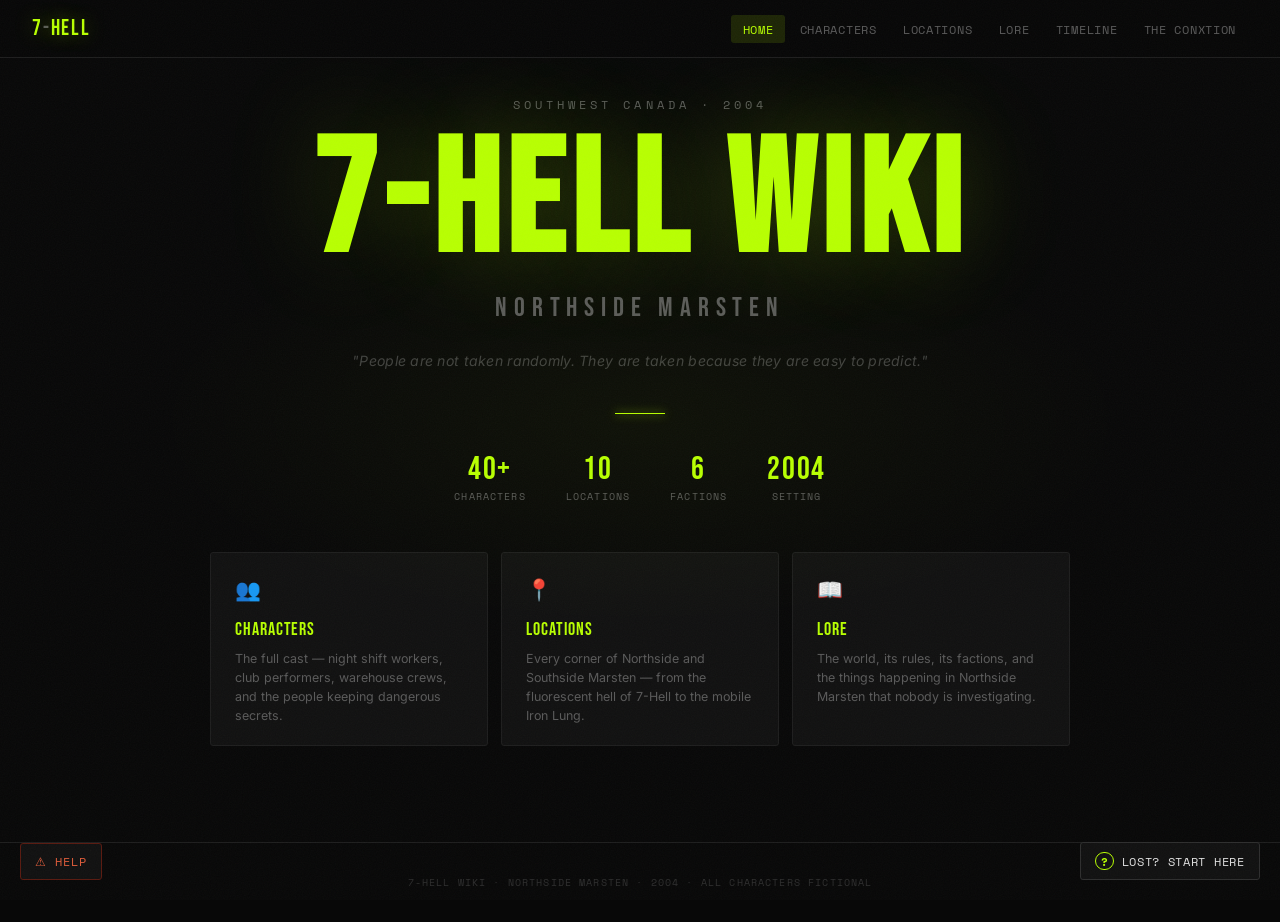
<file: index.html>
<!DOCTYPE html>
<html lang="en">
<head>
  <meta charset="UTF-8">
  <meta name="viewport" content="width=device-width, initial-scale=1.0">
  <title>7-Hell Wiki</title>
  <link rel="stylesheet" href="css/style.css">
</head>
<body>

<nav>
  <a class="nav-logo" href="index.html">7<span>-</span>HELL</a>
  <ul class="nav-links">
    <li><a href="index.html" class="active">Home</a></li>
    <li><a href="characters.html">Characters</a></li>
    <li><a href="locations.html">Locations</a></li>
    <li><a href="lore.html">Lore</a></li>
    <li><a href="timeline.html">Timeline</a></li>
    <li><a href="conxtion-lore.html">The ConXtion</a></li>
  </ul>
</nav>

<main class="hero">
  <p class="hero-eyebrow">Southwest Canada · 2004</p>
  <h1 class="hero-title">7-HELL WIKI</h1>
  <p class="hero-sub">Northside Marsten</p>
  <p class="hero-tagline">"People are not taken randomly. They are taken because they are easy to predict."</p>
  <div class="hero-divider"></div>

  <div class="hero-stats">
    <div class="hero-stat">
      <div class="hero-stat-num">40+</div>
      <div class="hero-stat-label">Characters</div>
    </div>
    <div class="hero-stat">
      <div class="hero-stat-num">10</div>
      <div class="hero-stat-label">Locations</div>
    </div>
    <div class="hero-stat">
      <div class="hero-stat-num">6</div>
      <div class="hero-stat-label">Factions</div>
    </div>
    <div class="hero-stat">
      <div class="hero-stat-num">2004</div>
      <div class="hero-stat-label">Setting</div>
    </div>
  </div>

  <div class="section-cards">
    <a class="section-card" href="characters.html">
      <div class="section-card-icon">👥</div>
      <div class="section-card-title">Characters</div>
      <div class="section-card-desc">The full cast — night shift workers, club performers, warehouse crews, and the people keeping dangerous secrets.</div>
    </a>
    <a class="section-card" href="locations.html">
      <div class="section-card-icon">📍</div>
      <div class="section-card-title">Locations</div>
      <div class="section-card-desc">Every corner of Northside and Southside Marsten — from the fluorescent hell of 7-Hell to the mobile Iron Lung.</div>
    </a>
    <a class="section-card" href="lore.html">
      <div class="section-card-icon">📖</div>
      <div class="section-card-title">Lore</div>
      <div class="section-card-desc">The world, its rules, its factions, and the things happening in Northside Marsten that nobody is investigating.</div>
    </a>
  </div>
</main>

<footer>
  7-Hell Wiki · Northside Marsten · 2004 · All characters fictional
</footer>

<script src="js/data.js"></script>
<script src="js/main.js"></script>
</body>
</html>
</file>
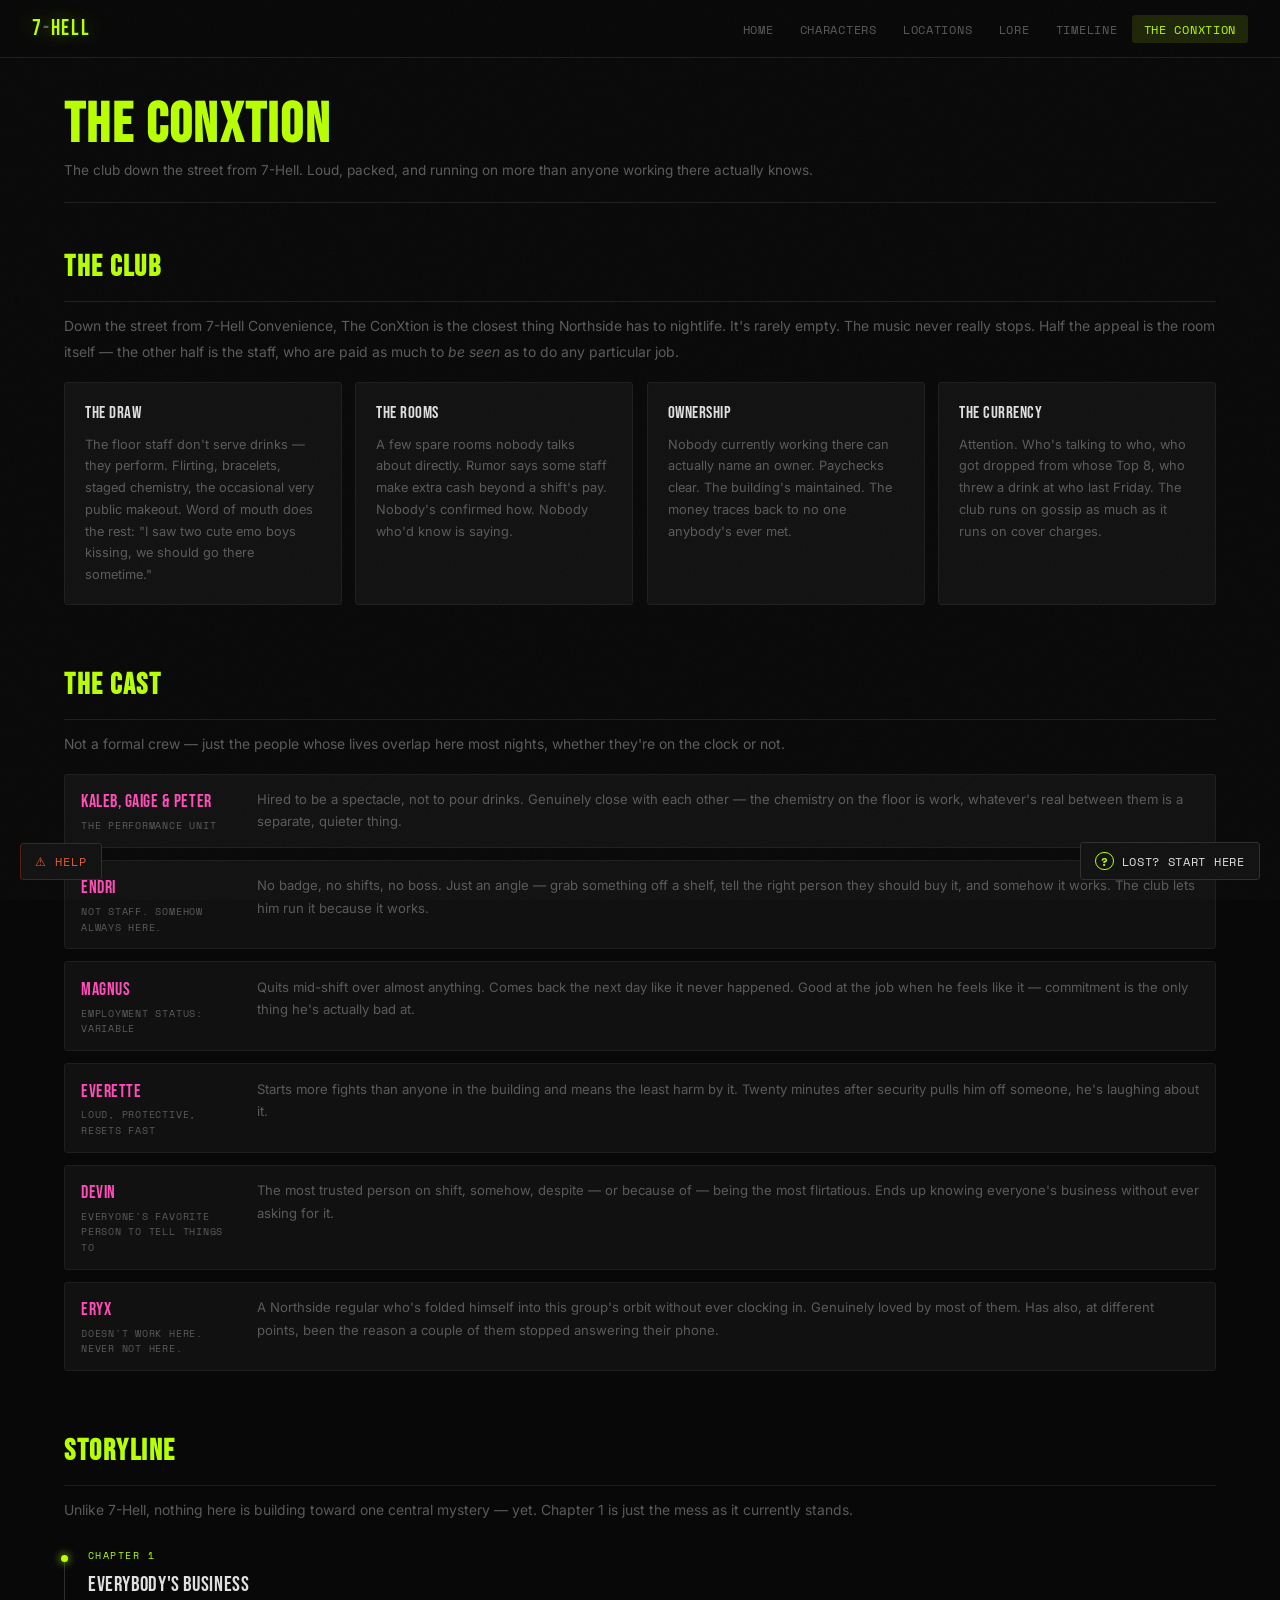
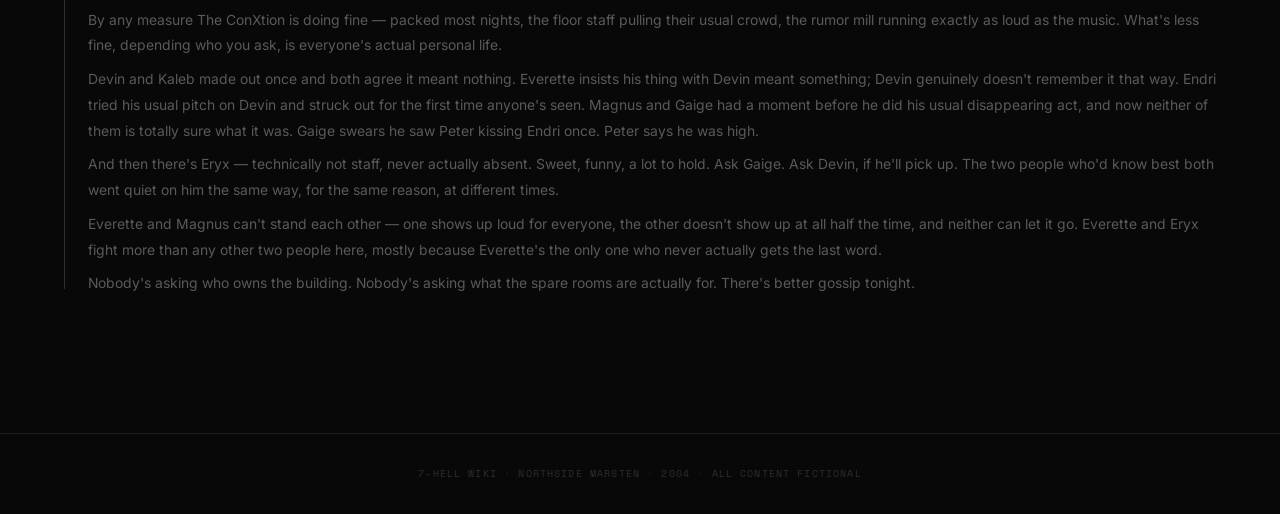
<file: conxtion-lore.html>
<!DOCTYPE html>
<html lang="en">
<head>
  <meta charset="UTF-8">
  <meta name="viewport" content="width=device-width, initial-scale=1.0">
  <title>The ConXtion — 7-Hell Wiki</title>
  <link rel="stylesheet" href="css/style.css">
</head>
<body>

<nav>
  <a class="nav-logo" href="index.html">7<span>-</span>HELL</a>
  <ul class="nav-links">
    <li><a href="index.html">Home</a></li>
    <li><a href="characters.html">Characters</a></li>
    <li><a href="locations.html">Locations</a></li>
    <li><a href="lore.html">Lore</a></li>
    <li><a href="timeline.html">Timeline</a></li>
    <li><a href="conxtion-lore.html" class="active">The ConXtion</a></li>
  </ul>
</nav>

<div class="page-wrap">
  <div class="page-header">
    <h1>The ConXtion</h1>
    <p>The club down the street from 7-Hell. Loud, packed, and running on more than anyone working there actually knows.</p>
  </div>

  <!-- THE CLUB -->
  <section class="lore-section">
    <h2>The Club</h2>
    <p>Down the street from 7-Hell Convenience, The ConXtion is the closest thing Northside has to nightlife. It's rarely empty. The music never really stops. Half the appeal is the room itself — the other half is the staff, who are paid as much to <em>be seen</em> as to do any particular job.</p>

    <div class="lore-grid">
      <div class="lore-card">
        <div class="lore-card-title">The Draw</div>
        <div class="lore-card-body">The floor staff don't serve drinks — they perform. Flirting, bracelets, staged chemistry, the occasional very public makeout. Word of mouth does the rest: "I saw two cute emo boys kissing, we should go there sometime."</div>
      </div>
      <div class="lore-card">
        <div class="lore-card-title">The Rooms</div>
        <div class="lore-card-body">A few spare rooms nobody talks about directly. Rumor says some staff make extra cash beyond a shift's pay. Nobody's confirmed how. Nobody who'd know is saying.</div>
      </div>
      <div class="lore-card">
        <div class="lore-card-title">Ownership</div>
        <div class="lore-card-body">Nobody currently working there can actually name an owner. Paychecks clear. The building's maintained. The money traces back to no one anybody's ever met.</div>
      </div>
      <div class="lore-card">
        <div class="lore-card-title">The Currency</div>
        <div class="lore-card-body">Attention. Who's talking to who, who got dropped from whose Top 8, who threw a drink at who last Friday. The club runs on gossip as much as it runs on cover charges.</div>
      </div>
    </div>
  </section>

  <!-- THE CAST -->
  <section class="lore-section">
    <h2>The Cast</h2>
    <p>Not a formal crew — just the people whose lives overlap here most nights, whether they're on the clock or not.</p>

    <div class="faction-row">
      <div class="faction-entry" style="--fc: #ff4db8">
        <div>
          <div class="faction-name">Kaleb, Gaige &amp; Peter</div>
          <div class="faction-sub">The performance unit</div>
        </div>
        <div class="faction-desc">Hired to be a spectacle, not to pour drinks. Genuinely close with each other — the chemistry on the floor is work, whatever's real between them is a separate, quieter thing.</div>
      </div>
      <div class="faction-entry" style="--fc: #ff4db8">
        <div>
          <div class="faction-name">Endri</div>
          <div class="faction-sub">Not staff. Somehow always here.</div>
        </div>
        <div class="faction-desc">No badge, no shifts, no boss. Just an angle — grab something off a shelf, tell the right person they should buy it, and somehow it works. The club lets him run it because it works.</div>
      </div>
      <div class="faction-entry" style="--fc: #ff4db8">
        <div>
          <div class="faction-name">Magnus</div>
          <div class="faction-sub">Employment status: variable</div>
        </div>
        <div class="faction-desc">Quits mid-shift over almost anything. Comes back the next day like it never happened. Good at the job when he feels like it — commitment is the only thing he's actually bad at.</div>
      </div>
      <div class="faction-entry" style="--fc: #ff4db8">
        <div>
          <div class="faction-name">Everette</div>
          <div class="faction-sub">Loud, protective, resets fast</div>
        </div>
        <div class="faction-desc">Starts more fights than anyone in the building and means the least harm by it. Twenty minutes after security pulls him off someone, he's laughing about it.</div>
      </div>
      <div class="faction-entry" style="--fc: #ff4db8">
        <div>
          <div class="faction-name">Devin</div>
          <div class="faction-sub">Everyone's favorite person to tell things to</div>
        </div>
        <div class="faction-desc">The most trusted person on shift, somehow, despite — or because of — being the most flirtatious. Ends up knowing everyone's business without ever asking for it.</div>
      </div>
      <div class="faction-entry" style="--fc: #ff4db8">
        <div>
          <div class="faction-name">Eryx</div>
          <div class="faction-sub">Doesn't work here. Never not here.</div>
        </div>
        <div class="faction-desc">A Northside regular who's folded himself into this group's orbit without ever clocking in. Genuinely loved by most of them. Has also, at different points, been the reason a couple of them stopped answering their phone.</div>
      </div>
    </div>
  </section>

  <!-- STORYLINE -->
  <section class="lore-section">
    <h2>Storyline</h2>
    <p>Unlike 7-Hell, nothing here is building toward one central mystery — yet. Chapter 1 is just the mess as it currently stands.</p>

    <div class="timeline">
      <div class="timeline-entry">
        <div class="timeline-phase">Chapter 1</div>
        <div class="timeline-title">Everybody's Business</div>
        <div class="timeline-body">
          <p>By any measure The ConXtion is doing fine — packed most nights, the floor staff pulling their usual crowd, the rumor mill running exactly as loud as the music. What's less fine, depending who you ask, is everyone's actual personal life.</p>
          <p>Devin and Kaleb made out once and both agree it meant nothing. Everette insists his thing with Devin meant something; Devin genuinely doesn't remember it that way. Endri tried his usual pitch on Devin and struck out for the first time anyone's seen. Magnus and Gaige had a moment before he did his usual disappearing act, and now neither of them is totally sure what it was. Gaige swears he saw Peter kissing Endri once. Peter says he was high.</p>
          <p>And then there's Eryx — technically not staff, never actually absent. Sweet, funny, a lot to hold. Ask Gaige. Ask Devin, if he'll pick up. The two people who'd know best both went quiet on him the same way, for the same reason, at different times.</p>
          <p>Everette and Magnus can't stand each other — one shows up loud for everyone, the other doesn't show up at all half the time, and neither can let it go. Everette and Eryx fight more than any other two people here, mostly because Everette's the only one who never actually gets the last word.</p>
          <p>Nobody's asking who owns the building. Nobody's asking what the spare rooms are actually for. There's better gossip tonight.</p>
        </div>
      </div>
    </div>
  </section>

</div>

<footer>
  7-Hell Wiki · Northside Marsten · 2004 · All content fictional
</footer>

<script src="js/data.js"></script>
<script src="js/main.js"></script>
</body>
</html>
</file>
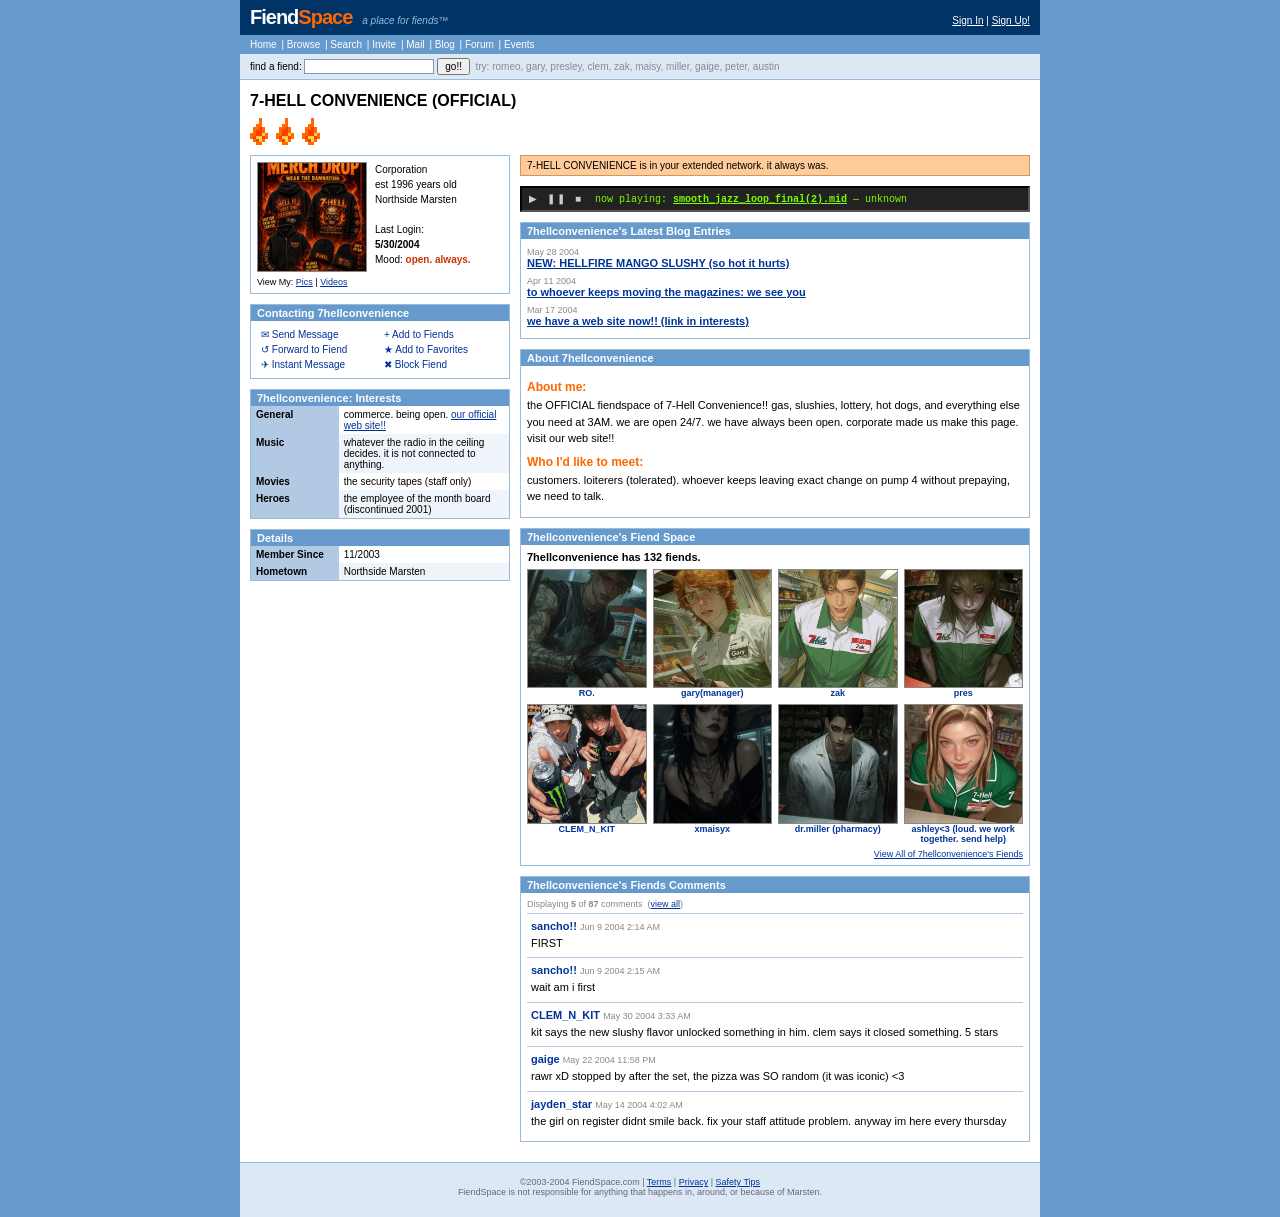
<file: fiendspace.html>
<!DOCTYPE html>
<html lang="en">
<head>
<meta charset="utf-8">
<meta name="viewport" content="width=device-width, initial-scale=1">
<title>FiendSpace - a place for fiends</title>
<!-- ==================================================== -->
<!-- fiendspace.com profile mirror, cached 06/2004         -->
<!-- ==================================================== -->
<!-- moderation log 06/2004: 3 comments removed from       -->
<!-- profile 'xmaisyx' per request. requester: [field       -->
<!-- empty]. do not restore.                               -->
<!-- ==================================================== -->
<style>
  * { box-sizing: border-box; }
  body {
    margin: 0;
    background: #6699cc;
    font-family: Verdana, Arial, sans-serif;
    font-size: 11px;
    color: #000;
  }
  a { color: #003399; }
  #shell { max-width: 800px; margin: 0 auto; background: #fff; min-height: 100vh; }

  /* ── site chrome ── */
  #topbar {
    background: #003366;
    color: #fff;
    padding: 6px 10px;
    display: flex;
    align-items: baseline;
    gap: 10px;
    flex-wrap: wrap;
  }
  #topbar .logo {
    font-family: Arial, Helvetica, sans-serif;
    font-weight: bold;
    font-size: 20px;
    letter-spacing: -1px;
  }
  #topbar .logo .fiend { color: #ff6600; }
  #topbar .slogan { font-size: 10px; color: #99bbdd; font-style: italic; }
  #sitenav {
    background: #6699cc;
    padding: 4px 10px;
    font-size: 10px;
    color: #fff;
  }
  #sitenav a { color: #fff; text-decoration: none; margin-right: 2px; }
  #sitenav a:hover { text-decoration: underline; }
  #searchbar {
    background: #dce9f5;
    border-bottom: 1px solid #99bbdd;
    padding: 4px 10px;
    font-size: 10px;
  }
  #searchbar input {
    font-size: 10px;
    border: 1px solid #7a99b8;
    padding: 1px 3px;
    width: 130px;
  }
  #searchbar button { font-size: 10px; }

  /* ── profile layout ── */
  #profile { padding: 10px; }
  #ptitle { font-size: 16px; font-weight: bold; margin: 2px 0 8px; }
  .cols { display: flex; gap: 10px; flex-wrap: wrap; }
  .col-l { flex: 0 0 260px; max-width: 260px; }
  .col-r { flex: 1 1 300px; min-width: 280px; }

  .pbox { border: 1px solid #99bbdd; margin-bottom: 10px; }
  .pbox .bh {
    background: #6699cc;
    color: #fff;
    font-weight: bold;
    font-size: 11px;
    padding: 2px 6px;
  }
  .pbox .bb { padding: 6px; }

  .avatar-row { display: flex; gap: 8px; }
  .avatar-row img.pic {
    width: 110px; height: 110px;
    object-fit: cover;
    border: 1px solid #888;
  }
  .avatar-row .noPic {
    width: 110px; height: 110px;
    border: 1px solid #888;
    background: #e8e8e8;
    color: #999;
    display: flex;
    align-items: center;
    justify-content: center;
    text-align: center;
    font-size: 9px;
  }
  .avatar-meta { font-size: 10px; line-height: 1.5; }
  .avatar-meta .mood b { color: #cc3300; }

  .contact-tbl { width: 100%; border-collapse: collapse; font-size: 10px; }
  .contact-tbl td { padding: 2px 4px; width: 50%; }
  .contact-tbl a { text-decoration: none; }
  .contact-tbl a:hover { text-decoration: underline; }

  .details-tbl { width: 100%; border-collapse: collapse; font-size: 10px; }
  .details-tbl td { padding: 3px 5px; vertical-align: top; }
  .details-tbl td.k {
    background: #b1c9e3;
    font-weight: bold;
    width: 34%;
  }
  .details-tbl tr:nth-child(even) td.v { background: #eef4fa; }

  .player {
    background: #222;
    color: #7CFC00;
    font-family: "Courier New", monospace;
    font-size: 10px;
    padding: 5px 7px;
    border: 2px inset #555;
  }
  .player .btns { color: #ccc; letter-spacing: 2px; }

  .blurb h4 {
    margin: 8px 0 3px;
    font-size: 12px;
    color: #ff6600;
  }
  .blurb p { margin: 0 0 6px; line-height: 1.5; }

  .top8-grid {
    display: grid;
    grid-template-columns: repeat(4, 1fr);
    gap: 6px;
    text-align: center;
  }
  .top8-grid .f8 { font-size: 9px; cursor: pointer; }
  .top8-grid .f8 .ph {
    width: 100%;
    aspect-ratio: 1;
    object-fit: cover;
    border: 1px solid #888;
    display: block;
  }
  .top8-grid .f8 .ph-none {
    width: 100%;
    aspect-ratio: 1;
    border: 1px solid #888;
    background: #ddd;
    color: #999;
    display: flex;
    align-items: center;
    justify-content: center;
    font-size: 9px;
  }
  .top8-grid .f8 a { font-weight: bold; text-decoration: none; }

  .cmt { border-top: 1px solid #b1c9e3; padding: 6px 4px; }
  .cmt:first-child { border-top: none; }
  .cmt .who { font-weight: bold; color: #003399; }
  .cmt .when { color: #888; font-size: 9px; }
  .cmt .txt { margin-top: 3px; line-height: 1.5; }
  .cmt.gone {
    color: #aaa;
    font-style: italic;
    font-size: 10px;
  }

  .blog-box .bb a { font-weight: bold; }
  .blog-box .bdate { color: #888; font-size: 9px; }

  /* ── pixel flair ── */
  .flair-row { margin: 2px 0 10px; line-height: 1; }
  .pxwrap { display: inline-block; position: relative; margin: 0 5px 0 0; vertical-align: middle; }
  .pxdot { position: absolute; top: 0; left: 0; display: block; background: transparent; }

  /* ── blog view ── */
  .blog-full p { font-size: 11px; line-height: 1.65; margin: 0 0 10px; }
  .blog-full .bdate { margin-bottom: 10px; display: block; }
  .blog-foot {
    border-top: 1px dotted #99bbdd;
    margin-top: 12px;
    padding-top: 6px;
    font-size: 9px;
    color: #888;
  }
  .blog-cutoff { color: #888; font-style: italic; font-size: 10px; }

  /* ── pics album ── */
  #pics-head { font-size: 13px; font-weight: bold; margin: 4px 0 2px; }
  #pics-sub { font-size: 9px; color: #888; margin-bottom: 10px; }
  .pics-grid {
    display: grid;
    grid-template-columns: repeat(auto-fill, minmax(140px, 1fr));
    gap: 10px;
  }
  .pics-grid .pcell {
    border: 1px solid #99bbdd;
    padding: 5px;
    text-align: center;
    cursor: pointer;
    background: rgba(255,255,255,0.04);
  }
  .pics-grid .pcell img {
    width: 100%;
    aspect-ratio: 1;
    object-fit: cover;
    border: 1px solid #888;
    display: block;
  }
  .pics-grid .pcell .pcap {
    font-size: 9px;
    margin-top: 4px;
    line-height: 1.35;
    text-align: left;
  }
  #bigpic { text-align: center; }
  #bigpic img {
    max-width: 100%;
    max-height: 70vh;
    border: 1px solid #888;
  }
  #bigpic .bigcap {
    font-size: 11px;
    margin: 8px auto 4px;
    max-width: 480px;
    line-height: 1.5;
    text-align: center;
  }
  #bigpic .bignav { font-size: 10px; margin-top: 6px; }
  #bigpic .bignav a { margin: 0 8px; cursor: pointer; text-decoration: underline; }
  .pics-empty {
    border: 1px dashed #99bbdd;
    padding: 24px 12px;
    text-align: center;
    font-size: 11px;
    color: #888;
  }

  #ftr {
    text-align: center;
    font-size: 9px;
    color: #667;
    padding: 14px 8px 20px;
    background: #dce9f5;
    border-top: 1px solid #99bbdd;
  }

  /* ══ PER-PROFILE CUSTOM THEMES (the whole point of 2004) ══ */

  /* romeo: black+red flame kid energy */
  body.t-romeo { background: #000; }
  body.t-romeo #shell { background: #0d0d0d; color: #ddd; }
  body.t-romeo #profile a { color: #ff3300; }
  body.t-romeo .pbox { border-color: #ff3300; }
  body.t-romeo .pbox .bh { background: #ff3300; color: #000; font-family: Impact, Arial, sans-serif; letter-spacing: 1px; }
  body.t-romeo .details-tbl td.k { background: #330800; color: #ff6a00; }
  body.t-romeo .details-tbl tr:nth-child(even) td.v { background: #1a0400; }
  body.t-romeo #ptitle { color: #ff3300; font-family: Impact, Arial, sans-serif; font-size: 22px; letter-spacing: 1px; }
  body.t-romeo .blurb h4 { color: #ff3300; }
  body.t-romeo .cmt { border-top-color: #331111; }

  /* maisy: goth glitter */
  body.t-maisy {
    background: #1a0022;
    background-image: radial-gradient(#3d0a52 1px, transparent 1px);
    background-size: 14px 14px;
  }
  body.t-maisy #shell { background: #12001a; color: #d8c8e8; }
  body.t-maisy #profile a { color: #cc66ff; }
  body.t-maisy .pbox { border-color: #663388; }
  body.t-maisy .pbox .bh { background: #663388; color: #f0e0ff; font-style: italic; }
  body.t-maisy .details-tbl td.k { background: #2a0a3a; color: #cc99ee; }
  body.t-maisy .details-tbl tr:nth-child(even) td.v { background: #1e0530; }
  body.t-maisy #ptitle { color: #cc66ff; font-style: italic; font-size: 20px; }
  body.t-maisy .blurb h4 { color: #cc66ff; }
  body.t-maisy .cmt { border-top-color: #2a0a3a; }

  /* presley: barely styled, dark, small */
  body.t-presley { background: #111; }
  body.t-presley #shell { background: #161616; color: #888; }
  body.t-presley #profile a { color: #6a8a6a; }
  body.t-presley .pbox { border-color: #333; }
  body.t-presley .pbox .bh { background: #222; color: #888; }
  body.t-presley .details-tbl td.k { background: #1e1e1e; color: #777; }
  body.t-presley .details-tbl tr:nth-child(even) td.v { background: #191919; }
  body.t-presley #ptitle { color: #999; }
  body.t-presley .blurb h4 { color: #6a8a6a; }
  body.t-presley .cmt { border-top-color: #262626; }

  /* clem & kit: sensory assault */
  body.t-clemkit {
    background: repeating-linear-gradient(45deg, #39ff14 0 18px, #ff00ff 18px 36px);
  }
  body.t-clemkit #shell { background: #000; color: #39ff14; }
  body.t-clemkit #profile a { color: #ff00ff; }
  body.t-clemkit .pbox { border: 2px dashed #ff00ff; }
  body.t-clemkit .pbox .bh { background: #ff00ff; color: #000; font-weight: bold; }
  body.t-clemkit .details-tbl td.k { background: #103300; color: #39ff14; }
  body.t-clemkit .details-tbl tr:nth-child(even) td.v { background: #0a2200; }
  body.t-clemkit #ptitle { color: #39ff14; text-shadow: 2px 2px 0 #ff00ff; font-size: 20px; }
  body.t-clemkit .blurb h4 { color: #ff00ff; }
  body.t-clemkit .cmt { border-top-color: #103300; }
  body.t-clemkit .blink { animation: blink 0.7s steps(2, start) infinite; }
  @keyframes blink { to { visibility: hidden; } }

  /* gary + zak + store + miller: default theme. gary never customized his.
     zak's is ALSO default. that is not the same thing. miller's is default
     because he refuses to acknowledge the page exists. */

  /* peter: one photo, no text, black void */
  body.t-peter { background: #050505; }
  body.t-peter #shell { background: #0a0a0a; color: #777; }
  body.t-peter #profile a { color: #a33; }
  body.t-peter .pbox { border-color: #222; }
  body.t-peter .pbox .bh { background: #161616; color: #999; letter-spacing: 2px; }
  body.t-peter .details-tbl td.k { background: #141414; color: #666; }
  body.t-peter .details-tbl tr:nth-child(even) td.v { background: #101010; }
  body.t-peter #ptitle { color: #aaa; font-weight: normal; letter-spacing: 4px; }
  body.t-peter .blurb h4 { color: #a33; }
  body.t-peter .cmt { border-top-color: #1c1c1c; }

  /* gaige: the glitter incident */
  body.t-gaige {
    background:
      radial-gradient(circle at 20% 30%, rgba(255,255,255,0.7) 0 1px, transparent 2px),
      radial-gradient(circle at 70% 60%, rgba(255,255,255,0.8) 0 1px, transparent 2px),
      radial-gradient(circle at 40% 80%, rgba(255,255,255,0.6) 0 1px, transparent 2px),
      linear-gradient(135deg, #00e5ff 0%, #ff4db8 40%, #b8ff02 80%, #00e5ff 100%);
    background-size: 90px 90px, 130px 130px, 70px 70px, 400% 400%;
    animation: gaigebg 12s linear infinite;
  }
  @keyframes gaigebg { to { background-position: 0 0, 0 0, 0 0, 400% 400%; } }
  body.t-gaige #shell { background: rgba(10,0,20,0.92); color: #aff; }
  body.t-gaige #profile a { color: #ff4db8; }
  body.t-gaige .pbox { border: 2px dotted #00e5ff; }
  body.t-gaige .pbox .bh { background: linear-gradient(90deg, #ff4db8, #00e5ff); color: #fff; }
  body.t-gaige .details-tbl td.k { background: #24003a; color: #00e5ff; }
  body.t-gaige .details-tbl tr:nth-child(even) td.v { background: #180028; }
  body.t-gaige #ptitle { color: #ff4db8; text-shadow: 0 0 6px #00e5ff; font-size: 20px; }
  body.t-gaige .blurb h4 { color: #00e5ff; }
  body.t-gaige .cmt { border-top-color: #24003a; }
  body.t-gaige .blink { animation: blink 0.7s steps(2, start) infinite; }

  /* austin: baby burgers executive suite */
  body.t-austin { background: #ffd9ec; }
  body.t-austin #shell { background: #fff5fa; color: #4a3340; }
  body.t-austin #profile a { color: #d4438f; }
  body.t-austin .pbox { border-color: #f0a6ce; }
  body.t-austin .pbox .bh { background: #ff8fc6; color: #fff; font-family: Georgia, "Times New Roman", serif; font-style: italic; }
  body.t-austin .details-tbl td.k { background: #ffd0e8; color: #a63d75; }
  body.t-austin .details-tbl tr:nth-child(even) td.v { background: #ffeaf5; }
  body.t-austin #ptitle { color: #d4438f; font-family: Georgia, "Times New Roman", serif; }
  body.t-austin .blurb h4 { color: #d4438f; }
  body.t-austin .cmt { border-top-color: #ffd0e8; }

  body.t-ashley { background: #ffb6d9; }
  body.t-ashley #shell { background: #fff0f7; color: #7a1450; }
  body.t-ashley #profile a { color: #e0117d; }
  body.t-ashley .pbox { border: 2px dashed #ff8fc9; }
  body.t-ashley .pbox .bh { background: linear-gradient(90deg, #ff5cad, #ffd23f); color: #fff; font-family: "Comic Sans MS", "Chalkboard SE", cursive; }
  body.t-ashley .details-tbl td.k { background: #ffdcef; color: #b3106a; }
  body.t-ashley .details-tbl tr:nth-child(even) td.v { background: #fff0f7; }
  body.t-ashley #ptitle { color: #e0117d; font-family: "Comic Sans MS", "Chalkboard SE", cursive; font-size: 21px; text-shadow: 0 0 4px #ffd23f; }
  body.t-ashley .blurb h4 { color: #e0117d; }
  body.t-ashley .cmt { border-top-color: #ffdcef; }

  /* eryx: emo tragedy, all eyeliner and drama */
  body.t-eryx { background: #0a0a0a; }
  body.t-eryx #shell { background: #120808; color: #ccc; }
  body.t-eryx #profile a { color: #b3001b; }
  body.t-eryx .pbox { border-color: #3a0a10; }
  body.t-eryx .pbox .bh { background: #b3001b; color: #000; font-family: Georgia, "Times New Roman", serif; font-style: italic; }
  body.t-eryx .details-tbl td.k { background: #200608; color: #d4344a; }
  body.t-eryx .details-tbl tr:nth-child(even) td.v { background: #150405; }
  body.t-eryx #ptitle { color: #b3001b; text-shadow: 0 0 8px #3a0a10; font-family: Georgia, "Times New Roman", serif; font-style: italic; font-size: 21px; }
  body.t-eryx .blurb h4 { color: #b3001b; }
  body.t-eryx .cmt { border-top-color: #200608; }

  /* kaleb: PLUR chaos, effortless pull */
  body.t-kaleb {
    background: linear-gradient(120deg, #ff2fb2, #ffe93b, #2fe0ff, #ff2fb2);
    background-size: 400% 400%;
    animation: kalebbg 8s ease infinite;
  }
  @keyframes kalebbg { 0% { background-position: 0% 50%; } 50% { background-position: 100% 50%; } 100% { background-position: 0% 50%; } }
  body.t-kaleb #shell { background: rgba(10,0,20,0.9); color: #fdf; }
  body.t-kaleb #profile a { color: #2fe0ff; }
  body.t-kaleb .pbox { border: 2px dashed #ffe93b; }
  body.t-kaleb .pbox .bh { background: linear-gradient(90deg, #ff2fb2, #2fe0ff); color: #000; font-weight: bold; }
  body.t-kaleb .details-tbl td.k { background: #2a0030; color: #ffe93b; }
  body.t-kaleb .details-tbl tr:nth-child(even) td.v { background: #1e0022; }
  body.t-kaleb #ptitle { color: #ffe93b; text-shadow: 0 0 6px #ff2fb2; font-size: 20px; }
  body.t-kaleb .blurb h4 { color: #2fe0ff; }
  body.t-kaleb .cmt { border-top-color: #2a0030; }
  body.t-kaleb .blink { animation: blink 0.7s steps(2, start) infinite; }

  /* endri: the pitch never stops */
  body.t-endri { background: #1a1408; }
  body.t-endri #shell { background: #221a0a; color: #d9c48a; }
  body.t-endri #profile a { color: #e0a72f; }
  body.t-endri .pbox { border-color: #7a5a12; }
  body.t-endri .pbox .bh { background: #e0a72f; color: #1a1408; font-weight: bold; }
  body.t-endri .details-tbl td.k { background: #2a2008; color: #e0a72f; }
  body.t-endri .details-tbl tr:nth-child(even) td.v { background: #1f1806; }
  body.t-endri #ptitle { color: #e0a72f; font-size: 20px; }
  body.t-endri .blurb h4 { color: #e0a72f; }
  body.t-endri .cmt { border-top-color: #2a2008; }

  /* magnus: can't be bothered to theme this */
  body.t-magnus { background: #0c0c0c; }
  body.t-magnus #shell { background: #111; color: #888; }
  body.t-magnus #profile a { color: #999; }
  body.t-magnus .pbox { border-color: #222; }
  body.t-magnus .pbox .bh { background: #1a1a1a; color: #999; }
  body.t-magnus .details-tbl td.k { background: #161616; color: #777; }
  body.t-magnus .details-tbl tr:nth-child(even) td.v { background: #131313; }
  body.t-magnus #ptitle { color: #aaa; font-weight: normal; }
  body.t-magnus .blurb h4 { color: #999; }
  body.t-magnus .cmt { border-top-color: #1c1c1c; }

  /* everette: too loud, on purpose */
  body.t-everette { background: #1a0500; }
  body.t-everette #shell { background: #200800; color: #ffcaa8; }
  body.t-everette #profile a { color: #ff5500; }
  body.t-everette .pbox { border: 2px solid #ff5500; }
  body.t-everette .pbox .bh { background: #ff5500; color: #1a0500; font-weight: bold; }
  body.t-everette .details-tbl td.k { background: #2a0d00; color: #ff8a4d; }
  body.t-everette .details-tbl tr:nth-child(even) td.v { background: #200900; }
  body.t-everette #ptitle { color: #ff5500; text-shadow: 0 0 6px #7a2900; font-size: 22px; }
  body.t-everette .blurb h4 { color: #ff5500; }
  body.t-everette .cmt { border-top-color: #2a0d00; }

  /* devin: unbothered and glowing */
  body.t-devin { background: #10041a; }
  body.t-devin #shell { background: #170826; color: #f0d9ff; }
  body.t-devin #profile a { color: #ff4db8; }
  body.t-devin .pbox { border-color: #6a2f8a; }
  body.t-devin .pbox .bh { background: linear-gradient(90deg, #ff4db8, #00e5ff); color: #10041a; font-weight: bold; }
  body.t-devin .details-tbl td.k { background: #240d3a; color: #00e5ff; }
  body.t-devin .details-tbl tr:nth-child(even) td.v { background: #1a0828; }
  body.t-devin #ptitle { color: #ff4db8; text-shadow: 0 0 6px #00e5ff; font-size: 20px; }
  body.t-devin .blurb h4 { color: #00e5ff; }
  body.t-devin .cmt { border-top-color: #240d3a; }

  @media (max-width: 620px) {
    .col-l { flex: 1 1 100%; max-width: none; }
  }
</style>
</head>
<body>
<div id="shell">

  <div id="topbar">
    <span class="logo">Fiend<span class="fiend">Space</span></span>
    <span class="slogan">a place for fiends&trade;</span>
    <span style="margin-left:auto; font-size:10px;"><a href="#" onclick="return dead('you are not signed in. (you were never signed in.)')" style="color:#fff;">Sign In</a> | <a href="#" onclick="return dead('registration is closed.')" style="color:#fff;">Sign Up!</a></span>
  </div>
  <div id="sitenav">
    <a href="#store">Home</a> |
    <a href="#" onclick="return dead('browse is down for maintenance!!')">Browse</a> |
    <a href="#" onclick="return dead('search is broken. try knowing where things are.')">Search</a> |
    <a href="#" onclick="return dead('invite who? everyone in marsten is already here.')">Invite</a> |
    <a href="#" onclick="return dead('mail server melted. literally.')">Mail</a> |
    <a href="#" onclick="return dead('blogs are for the ConXtion kids')">Blog</a> |
    <a href="#" onclick="return dead('the forum was deleted. nobody will say why.')">Forum</a> |
    <a href="#" onclick="return dead('no events. there are never events. this is Marsten.')">Events</a>
  </div>
  <div id="searchbar">
    find a fiend: <input type="text" id="findbox"> <button onclick="findFiend()">go!!</button>
    <span style="color:#889;">&nbsp;try: romeo, gary, presley, clem, zak, maisy, miller, gaige, peter, austin</span>
  </div>

  <div id="profile"><!-- rendered by js --></div>

  <div id="ftr">
    &copy;2003-2004 FiendSpace.com | <a href="#" onclick="return dead('terms: don\'t.')">Terms</a> | <a href="#" onclick="return dead('privacy is not really our thing')">Privacy</a> | <a href="#" onclick="return dead('safety tips: stay predictable so people notice when you stop.')">Safety Tips</a><br>
    FiendSpace is not responsible for anything that happens in, around, or because of Marsten.
  </div>
</div>

<script>
// ─────────────────────────────────────────────
// profile data. all in-world, all 2004.
// ─────────────────────────────────────────────
var LOU = { id: null, name: 'Lou', pic: null, note: 'FiendSpace founder. everyone\'s first friend. nobody\'s met him.' };

var PROFILES = {

  store: {
    theme: '',
    handle: '7hellconvenience',
    title: '7-HELL CONVENIENCE (OFFICIAL)',
    pic: 'img/promo/merch-drop.jpg',
    meta: { sex: 'Corporation', age: 'est 1996', loc: 'Northside Marsten', lastLogin: '5/30/2004', memberSince: '11/2003' },
    mood: 'open. always.',
    song: { title: 'smooth_jazz_loop_final(2).mid', by: 'unknown', deadMsg: 'the .mid file lives in the ceiling radio. the radio is not connected to anything. neither is the file.' },
    flair: ['flame', 'flame', 'flame'],
    extended: '7-HELL CONVENIENCE is in your extended network. it always was.',
    blog: [
      { date: 'May 28 2004', title: 'NEW: HELLFIRE MANGO SLUSHY (so hot it hurts)', mood: 'open', body: [
        'the hellfire mango slushy is now available at the slushie station. it is the red one. the OTHER red one. do not confuse them.',
        'per corporate, we are required to state that the slushy is a food product. per us: it has made two grown men cry this week and one of them said thank you.',
        '$1.49. bring exact change or don\'t. the drawer has seen everything.'
      ] },
      { date: 'Apr 11 2004', title: 'to whoever keeps moving the magazines: we see you', mood: 'patient', body: [
        'items keep migrating off the magazine rack to other parts of the store. racing magazines in the freezer aisle. a crossword book behind the motor oil. one (1) catalogue on the roof.',
        'we are not mad. we are just saying: we see you.',
        'items left ON the rack will be held at the counter. ask for gary.'
      ] },
      { date: 'Mar 17 2004', title: 'we have a web site now!! (link in interests)', mood: 'online', body: [
        'corporate says every location needs a "web presence." ours is <a href="7hell-2004.html">here</a>. it has today\'s deals and a quiz.',
        'the quiz was submitted by the regional office. jury\'s out on how it knows what it knows.',
        'the guestbook is under construction. it will remain under construction.'
      ] }
    ],
    about: 'the OFFICIAL fiendspace of 7-Hell Convenience!! gas, slushies, lottery, hot dogs, and everything else you need at 3AM. we are open 24/7. we have always been open. corporate made us make this page. visit our web site!!',
    meet: 'customers. loiterers (tolerated). whoever keeps leaving exact change on pump 4 without prepaying, we need to talk.',
    interests: {
      'General': 'commerce. being open. <a href="7hell-2004.html">our official web site!!</a>',
      'Music': 'whatever the radio in the ceiling decides. it is not connected to anything.',
      'Movies': 'the security tapes (staff only)',
      'Heroes': 'the employee of the month board (discontinued 2001)'
    },
    pics: [
      { src: 'img/fiendspace-pics/store-1.jpg', cap: 'our store at dusk!! yes the sign says 24 HURS. the sign guy knows. he has known since 2001.' },
      { src: 'img/fiendspace-pics/store-2.jpg', cap: 'one of our employees with the parking lot cat. (we do not have a parking lot cat. we checked.)' },
      { src: 'img/fiendspace-pics/store-3.jpg', cap: 'our pharmacy staff departing for the regional pharmacy conference. they did not arrive at the regional pharmacy conference.' },
      { src: 'img/fiendspace-pics/store-4.jpg', cap: 'day shift manager dallas explaining store policy. this is the whole policy.' },
      { src: 'img/fiendspace-pics/store-5.jpg', cap: 'officer ward keeps an eye on the lot most nights. we didn\'t ask him to. he\'s just there.' },
      { src: 'img/fiendspace-pics/store-6.jpg', cap: 'halloween \'03. one of our night shift dressed as some kind of video game cop. the hot dogs were not safe that night.' }
    ],
    friendCount: 132,
    top8: [
      { ref: 'romeo', label: 'RO.' },
      { ref: 'gary', label: 'gary(manager)' },
      { ref: 'zak', label: 'zak' },
      { ref: 'presley', label: 'pres' },
      { ref: 'clemkit', label: 'CLEM_N_KIT' },
      { ref: 'maisy', label: 'xmaisyx' },
      { ref: 'miller', label: 'dr.miller (pharmacy)' },
      { ref: 'ashley', label: 'ashley&lt;3 (loud. we work together. send help)' }
    ],
    comments: { shown: 5, total: 87, list: [
      { who: 'sancho!!', when: 'Jun 9 2004 2:14 AM', txt: 'FIRST' },
      { who: 'sancho!!', when: 'Jun 9 2004 2:15 AM', txt: 'wait am i first' },
      { who: 'CLEM_N_KIT', when: 'May 30 2004 3:33 AM', txt: 'kit says the new slushy flavor unlocked something in him. clem says it closed something. 5 stars' },
      { who: 'gaige', when: 'May 22 2004 11:58 PM', txt: 'rawr xD stopped by after the set, the pizza was SO random (it was iconic) &lt;3' },
      { who: 'jayden_star', when: 'May 14 2004 4:02 AM', txt: 'the girl on register didnt smile back. fix your staff attitude problem. anyway im here every thursday' }
    ]}
  },

  romeo: {
    theme: 't-romeo',
    handle: 'RO_wrx',
    title: 'RO.',
    pic: 'img/characters/Romeo.png',
    meta: { sex: 'Male', age: '24', loc: 'Northside Marsten', lastLogin: '6/12/2004', memberSince: '01/2004' },
    mood: 'pissed off (default)',
    song: { title: 'In Da Club', by: '50 Cent', url: 'https://open.spotify.com/search/50%20Cent%20In%20Da%20Club' },
    flair: ['lolly', 'lolly', 'lolly'],
    extended: 'RO. is in your extended network. he knows.',
    blog: [
      { date: 'Jun 2 2004', title: '[no subject] people need to learn respect', mood: 'pissed off', body: [
        'you know who you are.',
        'thats the whole post.'
      ] },
      { date: 'May 19 2004', title: 'if you touched my car i will find out', mood: 'investigating', body: [
        'there was a handprint on the hood this morning. small. like a kid, or a cowardly adult.',
        'i have narrowed it down to four people.',
        'update: it was clem. we\'re good now. (we\'re not)'
      ] }
    ],
    about: 'RO. i work nights at 7-hell. dont start anything in my store. yes MY store, the name tag doesnt say manager but everyone knows. i like my car, candy, and people who mind their business. thats the whole list.',
    meet: 'nobody. stop messaging me. (maisy this doesnt mean you)',
    interests: {
      'General': 'my WRX. sour patch kids. nerds rope. minding MY business (you should try it)',
      'Music': 'nu metal. dont ask for the list, ur not ready',
      'Movies': 'the fast and the furious (the first one. the real one)',
      'Television': 'whatever\'s on in the store. presley controls the remote. i let him.',
      'Heroes': 'people who pay and LEAVE'
    },
    pics: [
      { src: 'img/fiendspace-pics/romeo-1.jpg', cap: 'beach. yes the tattoos are real. no you cant touch them' },
      { src: 'img/fiendspace-pics/romeo-2.jpg', cap: 'maisy took this. said the light was "doing something". i just stood there' },
      { src: 'img/fiendspace-pics/romeo-3.jpg', cap: 'the blue slushie machine exploded on me. a regular got me this from the laundromat. i know what it says. stop asking about the shirt' },
      { src: 'img/fiendspace-pics/romeo-4.jpg', cap: 'lake retreat. me and zak. nobody believes he came outside. here\'s proof' },
      { src: 'img/fiendspace-pics/romeo-5.jpg', cap: 'kit drew this. i look nothing like this. (i kept it)' },
      { src: 'img/fiendspace-pics/romeo-6.jpg', cap: 'gaige made this after the slushie machine thing. everyone saved it. i give up' }
    ],
    friendCount: 34,
    top8: [
      { ref: 'maisy', label: 'xmaisyx' },
      { ref: 'presley', label: 'pres' },
      { pic: null, label: 'my WRX', dead: 'it\'s a car. it doesn\'t have a profile. it\'s still in his top 8.' },
      { ref: 'store', label: '7-HELL' },
      { ref: 'clemkit', label: 'CLEM_N_KIT' },
      { ref: 'gaige', label: 'gaige (enter at own risk)' },
      { pic: null, label: '(empty)', dead: 'this slot has been empty since january. it used to be somebody.' },
      { pic: null, label: '(empty)', dead: 'romeo does not fill slots to fill slots.' }
    ],
    comments: { shown: 5, total: 41, list: [
      { who: 'CLEM_N_KIT', when: 'Jun 11 2004 3:12 AM', txt: 'GUARDIAN OF THE GATE!!! kit made u a soundboard of u yelling at us. its 40 minutes long. do u want it' },
      { who: 'xmaisyx', when: 'Jun 8 2004 1:47 AM', txt: 'you looked tired tonight. eat something that isn\'t candy. ~*m*~' },
      { who: 'gary_manager7', when: 'Jun 5 2004 9:15 PM', txt: 'Hey Romeo! Great job this week (with the incident). Also corporate says the fire lane is for emergencies only. No offense!! The parking rules are in the handbook if you want a copy. OK see you tonight' },
      { who: 'gaige', when: 'May 30 2004 11:03 PM', txt: 'ur so scary xD anyway kaleb says hi (he told me to say that specifically to make u mad) (its working isnt it) rawr' },
      { who: 'xmaisyx', when: 'May 25 2004 2:20 AM', txt: 'thank you for walking me out. you didn\'t have to. (i know you\'d say you didn\'t.) ~*m*~' }
    ]}
  },

  gary: {
    theme: '',
    handle: 'gary_manager7',
    title: 'Gary (Night Manager!)',
    pic: 'img/characters/Gary.png',
    meta: { sex: 'Male', age: '24', loc: 'Northside Marsten', lastLogin: '6/14/2004', memberSince: '02/2004' },
    mood: 'optimistic :)',
    song: { title: 'Halo Theme (MJOLNIR Mix)', by: 'Bungie', url: 'https://open.spotify.com/search/Halo%20Theme%20MJOLNIR%20Mix' },
    flair: ['mushroom', 'mushroom', 'mushroom'],
    extended: 'Gary is in your extended network. He is so glad you stopped by!',
    blog: [
      { date: 'Jun 13 2004', title: 'management tip of the week :) — "people are patterns, if you pay attention"', mood: 'motivated', body: [
        'That\'s a quote from my mentor at corporate. He says it all the time and I finally get it!!',
        'For example: Presley skips meals on truck days. So now I leave a granola bar in his locker on truck days. He hasn\'t said anything, but the granola bars are gone, so. Management!',
        'That\'s the whole tip. Notice things and then be nice about the things you notice. See you next week!!'
      ] },
      { date: 'Jun 6 2004', title: 'beat my minesweeper record (expert, 141 sec)!!', mood: 'proud', body: [
        '141 SECONDS. The trick is you have to stop being scared of the corners. (This might also be a management tip? Still working that one out.)',
        'Zak watched me do the last 30 seconds. He said "good time." I think about it a lot.'
      ] },
      { date: 'May 30 2004', title: 'my mentor says I have "unusual potential." !!!', mood: 'hopeful', body: [
        'I\'ve never had a mentor before!! He visits on audits and always makes time for a one-on-one, even though he\'s very busy. He says things like "you notice more than you act on, Gary. we\'ll fix the second part."',
        'I wrote it in the notebook. Mom says he sounds like a keeper. Sidney said "finally, a man\'s influence," which is. Whatever!',
        'Anyway. Unusual potential!!! Me!!'
      ] }
    ],
    about: 'Hi! I\'m Gary, night shift manager at 7-Hell Convenience (yes, THE 7-Hell, haha). I take my job seriously and I\'m always trying to improve as a leader. I like Halo, Minesweeper (expert), and my dad\'s old Super Nintendo. My door is always open! (Please knock. Please.)',
    meet: 'Other managers in the retail/convenience space! Also literally anyone who wants to co-op Halo. Anyone. Please.',
    interests: {
      'General': 'management best practices, Halo LAN parties (hosting one someday!), the employee handbook (I\'ve read it 9 times, it\'s actually really interesting)',
      'Music': 'video game soundtracks mostly! and whatever mom plays in the car',
      'Movies': 'Office Space (it\'s a comedy but honestly there are some good lessons in it?)',
      'Books': 'Who Moved My Cheese, the handbook (see above)',
      'Heroes': 'my dad. and lately, a mentor from corporate who actually believes in me. first person in a long time.'
    },
    pics: [
      { src: 'img/fiendspace-pics/gary-1.jpg', cap: 'Beach day!!! First day off since February. (It was a date. It went well!! I think!!)' },
      { src: 'img/fiendspace-pics/gary-2.jpg', cap: 'From the staff retreat. I do not remember taking this one.' },
      { src: 'img/fiendspace-pics/gary-3.jpg', cap: 'Romeo put a note on me while I was asleep. Management is about compromise.' },
      { src: 'img/fiendspace-pics/gary-4.jpg', cap: 'The AC situation, July. I handled it. (Rule 41: improvise responsibly!)' },
      { src: 'img/fiendspace-pics/gary-5.jpg', cap: 'Supervising the retreat!! Only lost track of 4 people total (they came back)' },
      { src: 'img/fiendspace-pics/gary-6.jpg', cap: 'Clem and Kit made this "scientific diagram" of me. I have decided to be flattered.' }
    ],
    friendCount: 6,
    top8: [
      { ref: 'zak', label: 'zak (my most reliable!!)' },
      { ref: 'romeo', label: 'RO. (coworker!)' },
      { ref: 'store', label: '7-HELL (work!)' },
      { pic: null, label: 'mom &lt;3', dead: 'marsha\'s profile is 3 chain letters deep. do not enter.' },
      { pic: 'img/characters/Presley.png', label: 'presley (cowork', dead: 'the label got cut off and gary doesn\'t know how to fix it. presley has never accepted the request. it shows anyway. nobody knows why.' },
      { pic: null, label: 'S. White (pending)', dead: 'friend request pending since April. Gary checks every day.' },
      { pic: null, label: '(empty)', dead: '' },
      { pic: null, label: '(empty)', dead: '' }
    ],
    comments: { shown: 4, total: 9, list: [
      { who: 'marsha', when: 'Jun 12 2004 6:30 PM', txt: 'So proud of my little manager!!! Don\'t forget Sunday dinner. Sidney is making his ribs. Love MOM. p.s. FW: FW: FW: this angel has been sent to watch over you' },
      { who: 'zak', when: 'Jun 9 2004', txt: 'Good week, boss. Don\'t stay past close doing counts again — I already did them.' },
      { who: 'CLEM_N_KIT', when: 'Jun 1 2004 4:44 AM', txt: 'gary the vending machine in the BACK back room. the one with no plug. what does it want' },
      { who: 'gary_manager7', when: 'May 28 2004 10:11 PM', txt: '(this is my own profile but I wanted to test the comment feature! It works! Great feature. OK bye!)' }
    ]}
  },

  presley: {
    theme: 't-presley',
    handle: 'pres',
    title: 'pres',
    pic: 'img/characters/Presley.png',
    meta: { sex: 'Male', age: '28', loc: 'basement', lastLogin: '4/02/2004', memberSince: '03/2004' },
    mood: 'n/a',
    song: { title: 'Change (In the House of Flies)', by: 'Deftones', url: 'https://open.spotify.com/search/Deftones%20Change%20In%20the%20House%20of%20Flies' },
    flair: ['moon'],
    extended: 'pres is in your extended network. he was already here when you got here.',
    blog: [],
    about: 'no',
    meet: 'the bachelorette (season 5) casting department. i have notes.',
    interests: {
      'General': 'no',
      'Music': 'deftones. hum. loveless (the album not the feeling. or both. whatever)',
      'Television': 'the bachelorette. i\'ve called the winner 4 seasons straight. it\'s not hard. people are obvious.',
      'Books': 'FRUiTS (it\'s a magazine. it\'s from japan. it\'s the only print media worth anything)',
      'Heroes': 'the guy who invented pacific cooler'
    },
    pics: [
      { src: 'img/fiendspace-pics/presley-1.jpg', cap: 'break' },
      { src: 'img/fiendspace-pics/presley-2.jpg', cap: 'they can hear you walk away. so i don\'t' },
      { src: 'img/fiendspace-pics/presley-3.jpg', cap: 'home' },
      { src: 'img/fiendspace-pics/presley-4.jpg', cap: 'bug summer. window duty. i kept the suit' },
      { src: 'img/fiendspace-pics/presley-5.jpg', cap: 'peter drew this. i don\'t know when he saw the pajamas' },
      { src: 'img/fiendspace-pics/presley-6.jpg', cap: 'retreat, day 2' }
    ],
    friendCount: 9,
    top8: [
      { ref: 'peter', label: 'peter' },
      { ref: 'clemkit', label: 'CLEM_N_KIT' },
      { pic: null, label: 'pacific cooler', dead: 'it\'s a juice pouch. presley made it a fake profile. it has 2 friends.' },
      { ref: 'store', label: 'work i guess' },
      { pic: null, label: '(empty)', dead: '' },
      { pic: null, label: '(empty)', dead: '' },
      { pic: null, label: '(empty)', dead: '' },
      { pic: null, label: '(empty)', dead: '' }
    ],
    comments: { shown: 3, total: 6, list: [
      { who: 'CLEM_N_KIT', when: 'May 15 2004 3:58 AM', txt: 'pres. PRES. clem says ur aura went a different color tuesday. we just want to know if u felt it' },
      { who: 'gary_manager7', when: 'Apr 20 2004 8:02 PM', txt: 'Hi Presley! Great work this month! I noticed you skipped break Tuesday AND Thursday so I left a granola bar in your locker. No pressure! OK bye' },
      { who: 'peter', when: 'Apr 4 2004 1:11 AM', txt: '...' }
    ]}
  },

  clemkit: {
    theme: 't-clemkit',
    handle: 'CLEM_N_KIT',
    title: '<span class="blink">CLEM</span> N <span class="blink">KIT</span> (shared acct) (its both of us)',
    pic: 'img/characters/Clem&Kit.png',
    meta: { sex: 'Male x2', age: '21 / 20', loc: 'flower\'s house / the vibe van', lastLogin: 'Online Now!', memberSince: '12/2003' },
    mood: 'ACTIVATED',
    song: { title: 'Get Low', by: 'Lil Jon & The East Side Boyz', url: 'https://open.spotify.com/search/Lil%20Jon%20Get%20Low' },
    flair: ['invader', 'invader', 'invader'],
    extended: 'CLEM_N_KIT is in your extended network. they have always been in your extended network. think about what that means. (kit typed this)',
    blog: [
      { date: 'Jun 13 2004', title: 'THEY REPAVED THE LOT AGAIN. WHY. what\'s UNDER it', mood: 'VIGILANT', body: [
        'second repave in three years. asphalt does not wear out that fast. we measured the lot (kit stepped it off. 40 kit-feet. consistent with last year).',
        'the crew was not the usual crew. the cones were a different brand of cone. nobody talks about the cones but us.',
        'we are not saying it\'s a cover-up. we are saying it is EXACTLY what a cover-up would look like. — c',
        'THE NEW ASPHALT SMELLS DIFFERENT — k'
      ] },
      { date: 'Jun 10 2004', title: '5 years. i didn\'t forget. — c', mood: '', body: [
        'no jokes in this one.',
        'five years ago today my dad clocked into the port for a night shift and didn\'t clock out. they wrote "operator error" on a form and mailed us his boots.',
        'my dad ran that crane for eleven years. he used to say the machine tells you when something\'s wrong, you just have to listen. he listened better than anyone i ever met.',
        'i don\'t know what happened out there. but "operator error" isn\'t it.',
        'kit\'s making dinner tonight. flower\'s lighting the incense. we do this every year. — c'
      ] },
      { date: 'Jun 4 2004', title: 'kit ranked every slushie flavor by frequency (the vibrational kind)', mood: 'SCIENTIFIC', body: [
        'METHODOLOGY: kit held each cup for one minute and reported what he felt. i took notes. peer review was flower. — c',
        '1. BLUE RASPBERRY: highest frequency. tastes like the color of a fire exit sign feels. — k',
        '2. CHERRY: solid. dependable. the gary of flavors. — k',
        '3. HELLFIRE MANGO: i felt something OPEN — k (we stopped the test — c)',
        'full chart taped inside the vibe van. ask before entering the van.'
      ] }
    ],
    about: 'clem: i observe. i theorize. i see the systems underneath the systems. kit: WE LIVE AT FLOWERS HOUSE AND ITS AWESOME. clem: the beaded curtain keeps out surveillance. kit: IT SOUNDS LIKE RAIN WHEN U RUN THROUGH IT. clem: we are watching the watchers. kit: WE\'RE AT 7-HELL LIKE EVERY NIGHT COME SAY HI',
    meet: 'clem: whoever is doing this. you know what. you know WHAT. kit: TONY HAWK',
    interests: {
      'General': 'frequencies. the lot. the port (dont). flower\'s stories from the 60s (she KNEW people)',
      'Music': 'kit: CRUNK. paul wall. gwen stefani when she\'s bein a harajuku girl about it (WHAT YOU WAITIN FOR???). clem: tape hiss (there are voices in it if the tape is old enough). also an old run-d.m.c. tape that skips on the same line every time. we let it skip. it\'s the right line.',
      'Movies': 'they will not show the movies we need to see',
      'Heroes': 'flower. tony hawk. the guy at the army surplus who doesn\'t ask questions'
    },
    pics: [
      { src: 'img/fiendspace-pics/clemkit-1.jpg', cap: 'FOOT HEART. clem said it aligns the energy — k. (it does) — c' },
      { src: 'img/fiendspace-pics/clemkit-2.jpg', cap: 'clem found the moth INSIDE the nerds box. sealed box. THINK about it — k. it means something. — c' },
      { src: 'img/fiendspace-pics/clemkit-3.jpg', cap: 'cart speed record attempt 14. the record stands — k' },
      { src: 'img/fiendspace-pics/clemkit-4.jpg', cap: 'meeting of the board — c' },
      { src: 'img/fiendspace-pics/clemkit-5.jpg', cap: 'sponsored post (not sponsored) (monster please) — k' },
      { src: 'img/fiendspace-pics/clemkit-6.jpg', cap: 'honey hemp o\'s at flower\'s. she says we\'re growing boys. we are 21 and 20 — k' },
      { src: 'img/fiendspace-pics/clemkit-7.jpg', cap: 'no context. — c. (there was context) — k' },
      { src: 'img/fiendspace-pics/clemkit-8.jpg', cap: 'training — c' }
    ],
    friendCount: 666,
    top8: [
      { pic: 'img/characters/Flower.png', label: 'FLOWER (sponsor)', dead: 'flower\'s profile is one scanned photo of her and sonny, 1967, flower crowns and all. kit set it up for her. she has never once logged in. she just likes knowing it\'s there.' },
      { ref: 'presley', label: 'pres (same frequency)' },
      { ref: 'romeo', label: 'GUARDIAN OF THE GATE' },
      { ref: 'store', label: 'THE MOTHERSHIP' },
      { pic: null, label: 'THE TRUTH', dead: 'this profile was deleted by fiendspace moderation. clem prints the error page and files it.' },
      { pic: 'img/characters/Sancho.png', label: 'sancho!!', dead: 'sancho\'s profile is 400 blurry photos of him arm wrestling strangers. loads slow. worth it.' },
      { ref: 'maisy', label: 'xmaisyx (she KNOWS)' },
      { ref: 'gary', label: 'gary (asset)' }
    ],
    comments: { shown: 4, total: 203, list: [
      { who: 'sancho!!', when: 'Jun 13 2004 4:01 AM', txt: 'REMATCH. TONIGHT. LEFT ARM THIS TIME' },
      { who: 'xmaisyx', when: 'Jun 7 2004 2:33 AM', txt: 'clem. the thing you said tuesday about the schedules. come find me next time you\'re in. don\'t post about it. ~*m*~' },
      { who: 'gaige', when: 'Jun 2 2004 12:15 AM', txt: 'ur page gave me a headache AND a seizure warning xD its so epic. PC4PC??' },
      { who: 'CLEM_N_KIT', when: 'May 29 2004 3:33 AM', txt: 'clem here. if anything happens to us this page auto-posts. kit set it up. (kit: I DID NOT KNOW HOW TO DO THAT SO IT\'S NOT REAL) clem: it\'s real.' }
    ]}
  },

  zak: {
    theme: '',
    handle: 'zak',
    title: 'Zak',
    pic: 'img/characters/Zak.png',
    pics: null,
    meta: { sex: 'Male', age: '23', loc: 'Northside Marsten', lastLogin: 'Online Now!', memberSince: '&mdash;' },
    mood: '',
    song: null,
    extended: 'Zak is in your extended network.',
    blog: [],
    about: 'I work at 7-Hell.',
    meet: '',
    interests: {
      'General': '',
      'Music': '',
      'Movies': '',
      'Heroes': ''
    },
    friendCount: 2,
    top8: [
      { ref: 'gary', label: 'Gary' },
      { pic: null, label: 'Lou', dead: 'the founder. everyone\'s first friend. zak\'s only other one.' },
      { pic: null, label: '', dead: '' },
      { pic: null, label: '', dead: '' },
      { pic: null, label: '', dead: '' },
      { pic: null, label: '', dead: '' },
      { pic: null, label: '', dead: '' },
      { pic: null, label: '', dead: '' }
    ],
    comments: { shown: 3, total: 3, list: [
      { who: 'holden_s', when: 'Jun 10 2004 5:40 PM', txt: 'no pics, no posts, no comments, member since [blank]. you\'re either the most boring man alive or the most interesting one. i\'ll figure out which. :) — H' },
      { who: 'xmaisyx', when: 'Jun 3 2004 2:02 AM', txt: 'you know when. ~*m*~' },
      { who: 'gary_manager7', when: 'May 26 2004 9:44 PM', txt: 'Zak!! You have a FiendSpace! That\'s great! When did you join? Anyway see you tonight!' }
    ]}
  },

  miller: {
    theme: '',
    handle: 'AMiller_PharmD',
    title: 'Anthony Miller, PharmD.',
    pic: 'img/characters/Dr.Miller.png',
    meta: { sex: 'Male', age: '27', loc: 'the pharmacy. where else.', lastLogin: '6/01/2004', memberSince: '05/2004 (against my will)' },
    mood: 'employed',
    song: null,
    extended: 'Dr. Miller is in your extended network. He would like to be removed from your extended network.',
    blog: [
      { date: 'Jun 1 2004', title: 'The pharmacy closes at 22:00. The shutter is not a suggestion.', mood: 'professional', body: [
        'At 21:58 tonight, a man knocked on the shutter. At 21:59 he knocked louder. At 22:00 exactly, he began sliding his prescription under the shutter like a hostage note.',
        'The pharmacy opens at 08:00. The medication in question is taken with breakfast. I am not angry. I am a professional. I simply want it noted, publicly, on the internet, that the shutter is not a suggestion.',
        '(He was back at 07:45. I filled it. Obviously.)'
      ] },
      { date: 'May 24 2004', title: 'A clarification regarding "quick medical questions" at parties', mood: 'clinical', body: [
        'I attended a social gathering (Ashley\'s; attendance was not optional). I was asked eleven "quick medical questions." A representative sample:',
        '&mdash; whether a person can "build up an immunity" to energy drinks (no). &mdash; whether a rash "counts" if it is only there sometimes (see a doctor. a real one. with an office). &mdash; whether I could "take a quick look" at something, in a hallway, in poor lighting (I dispense medication. I am not a flashlight).',
        'I have a Doctorate. It is in pharmacy. The next person who presents a rash at a party will be invoiced.'
      ] }
    ],
    about: 'This page exists because Ashley made it while I was on lunch. I have been unable to delete it, which I resent, because I have a Doctorate. I dispense medication at a gas station. Do not message me about your rash.',
    meet: 'A locksmith. She changed the password.',
    interests: {
      'General': 'formerly entomology. currently: closing on time.',
      'Music': 'the pharmacy has a radio. it receives one station. I have made my peace.',
      'Books': 'peer-reviewed journals. Ashley has added "The Devil Wears Prada" to this field four times. I keep removing it.',
      'Heroes': 'whoever invents a customer that reads the label'
    },
    pics: [
      { src: 'img/fiendspace-pics/miller-1.jpg', cap: 'Lunch. Eleven minutes. Ashley documented it.' },
      { src: 'img/fiendspace-pics/miller-2.jpg', cap: 'Inventory audit. The count was off by three. It is always off by three.' },
      { src: 'img/fiendspace-pics/miller-3.jpg', cap: 'Ashley calls this my "summer era." It is a Tuesday and I am drinking electrolytes in a parking lot.' },
      { src: 'img/fiendspace-pics/miller-4.jpg', cap: 'The stockroom. Ashley says there is "someone in the doorway." There is no one in the doorway.' },
      { src: 'img/fiendspace-pics/miller-5.jpg', cap: 'I did not upload this. I do not know who took it. I want it removed and cannot figure out how.' }
    ],
    friendCount: 4,
    top8: [
      { ref: 'ashley', label: 'ashley&lt;3 (she did this to me)' },
      { ref: 'zak', label: 'Zak [unclassified]' },
      { ref: 'store', label: 'place of employment' },
      { pic: null, label: 'Lou', dead: 'the founder. he added me. I never accepted. we are, apparently, "friends."' },
      { pic: null, label: '', dead: '' },
      { pic: null, label: '', dead: '' },
      { pic: null, label: '', dead: '' },
      { pic: null, label: '', dead: '' }
    ],
    comments: { shown: 4, total: 7, list: [
      { who: 'ashley&lt;3', when: 'Jun 12 2004 1:15 PM', txt: 'SURPRISE!!! ur welcome!!! ps ur password is Bugs123 now (it was already something with bugs, i just made it cuter)' },
      { who: 'zak', when: 'Jun 8 2004', txt: 'Good talk yesterday.' },
      { who: 'CLEM_N_KIT', when: 'Jun 3 2004 4:12 AM', txt: 'hypothetically. and this is hypothetical. how much cough syrup is a normal amount to' },
      { who: 'AMiller_PharmD', when: 'Jun 3 2004 9:00 AM', txt: 'Whoever is asking hypotheticals in my comments: no. And the pharmacy log says it was not hypothetical.' }
    ]}
  },

  ashley: {
    theme: 't-ashley',
    handle: 'ashley&lt;3',
    title: 'Ashley Hickman ✦ (banished to the pharmacy. iconically.)',
    pic: 'img/characters/Ashley.png',
    meta: { sex: 'Female', age: '21', loc: '7-Hell Pharmacy (against my will)', lastLogin: 'Online Now!', memberSince: '03/2004' },
    mood: 'iconic (mandatory)',
    song: { title: 'Toxic', by: 'Britney Spears', url: 'https://open.spotify.com/search/Britney%20Spears%20Toxic' },
    flair: ['heart', 'crown', 'star'],
    extended: 'Ashley is in your extended network. She has not checked.',
    blog: [
      { date: 'Jun 12 2004', title: 'i fixed dr.miller\'s profile (ur welcome doc)', mood: 'helpful', body: [
        'ok so he was NEVER going to make one himself, he\'s the kind of guy who calls a MySpace a "liability," so I did it on his lunch break. 11 minutes. I timed it.',
        'password is Bugs123 now btw doc, it was already something with bugs (i checked ur post-its), i just made it cuter.',
        'anyway he sighed at me for four (4) full seconds when I showed him. that\'s basically a thank you from him. iconic honestly.'
      ] },
      { date: 'May 3 2004', title: 'why i work at a pharmacy (a story, ft. julia ruining my life)', mood: 'sparkly', body: [
        'so julia (my dad\'s wife, NOT my mom, huge difference, write that down) decided i needed "structure" and "a job" and dragged us to marsten, which. ok.',
        'but then I saw the Toxic video and it was basically a SIGN?? sexy nurse energy, but pharmacy, close enough. i applied that week. dr.miller has never recovered.',
        'zero medical knowledge btw. i diagnose based on vibes. i am never wrong. ask anyone.'
      ] }
    ],
    about: 'Ashley Hickman, 21, professionally banished to the 7-Hell pharmacy counter until Julia forgives me for existing (she won\'t). I know everything about everyone. I will tell you none of it unless you\'re my bestie. Britney is not a phase, it\'s a personality.',
    meet: 'a rich girl. or {{user}}. honestly whoever gets me out of Marsten first.',
    interests: {
      'General': 'iced lattes, Juicy Couture (the real kind, not the mall kind), diagnosing people by vibe, making Dr. Miller sigh',
      'Music': 'Britney. all of it. no exceptions, don\'t @ me',
      'Movies': 'anything with Paris Hilton in it, even the ones she\'s barely in',
      'Heroes': 'Britney Spears, Paris Hilton, whoever invents a flip phone that never dies'
    },
    pics: [
      { src: 'img/characters/Ashley.png', cap: 'me. behind the counter. against my will. still cute tho' }
    ],
    friendCount: 94,
    top8: [
      { ref: 'gaige', label: 'gaige (my other half, don\'t ask which one)' },
      { ref: 'kaleb', label: 'kaleb (the only one who gets fashion)' },
      { ref: 'miller', label: 'dr.miller (i fixed his page, he\'s welcome)' },
      { ref: 'romeo', label: 'RO. (so aggressive. so annoying. whatever)' },
      { ref: 'gary', label: 'gary (substitute-teacher energy)' },
      { ref: 'store', label: '7-hell (my punishment, technically)' },
      { pic: null, label: '', dead: '' },
      { pic: null, label: '', dead: '' }
    ],
    comments: { shown: 4, total: 23, list: [
      { who: 'gaige', when: 'Jun 13 2004 8:50 PM', txt: 'BESTIE ur new pic is so cute i\'m literally crying. also still owe u a box of manic panic' },
      { who: 'kaleb', when: 'Jun 10 2004 5:15 PM', txt: 'the "diagnosing by vibe" thing needs to stop working as well as it does. it\'s not fair to the rest of us' },
      { who: 'AMiller_PharmD', when: 'Jun 9 2004 4:31 PM', txt: 'The password is still Bugs123. I have not changed it. I do not know how.' },
      { who: 'romeo (RO_wrx)', when: 'Jun 2 2004 11:02 PM', txt: 'you gave a customer a "diagnosis" today instead of ringing him up. gary had to comp it. stop' }
    ]}
  },

  austin: {
    theme: 't-austin',
    handle: 'austin_sweet',
    title: 'Austin Sweet ✦ (Manager. Owner\'s son. Both.)',
    pic: 'img/characters/Austin.png',
    meta: { sex: 'Male', age: '26', loc: 'Baby\'s Burgers (corner office*)', lastLogin: 'Online Now!', memberSince: '11/2003' },
    mood: 'thriving (documented)',
    song: { title: 'This Love', by: 'Maroon 5', url: 'https://open.spotify.com/search/Maroon%205%20This%20Love' },
    flair: ['crown', 'crown', 'crown'],
    extended: 'Austin is in your extended network. Consider yourself lucky.',
    blog: [
      { date: 'Jun 14 2004', title: 'An open letter to a certain coffee establishment (you know who you are)', mood: 'gracious', body: [
        'I want to be gracious about this. I am nothing if not gracious.',
        'But when a certain frosted-glass "coffee concept" at the foot of the bridge bans warehouse workers over a "dress code," and then has the audacity to launch a cinnamon special the same week we launch the Sticky-Wicky... I notice. Visionaries notice.',
        'Baby\'s Burgers seats everyone. That\'s the brand. That\'s the difference. That\'s the whole letter.',
        '(Colton, if you\'re reading this: I know you\'re reading this.)'
      ] },
      { date: 'Jun 7 2004', title: 'Q3 vision: Baby\'s Burgers is not a restaurant, it\'s a lifestyle brand', mood: 'visionary', body: [
        'People ask me: Austin, why does a burger place need a creative director? I\'ll tell you what I told my father. McDonald\'s sells burgers. WE sell a feeling. The feeling is baby pink and slightly humiliating, and people line up for it.',
        'Q3 initiatives: (1) more glitter in the Glitter Goo &mdash; legal says there is a "ceiling," I say ceilings are for corporate thinkers. (2) Igor gets his own poster. He doesn\'t know yet. He\'s going to wave at it. (3) The office renovation completes.',
        'That\'s the vision. Write it down.'
      ] },
      { date: 'May 31 2004', title: 'new polo (pics soon)', mood: 'coral', body: [
        'It\'s the same as the old polo but newer. Retail says "salmon." My mother says "coral." She\'s in fashion, so: coral.',
        'Pics soon. The lighting in the office isn\'t ready. (The office is being renovated.)'
      ] }
    ],
    about: 'Manager and creative director of Baby\'s Burgers, Northside\'s premier lifestyle dining concept. I handle vision, brand, and culture. My team handles the rest — that\'s called delegation, look it up. The polo is Ralph Lauren. The cologne is Ralph Lauren. The mindset is mine. (*the office is being renovated. it has been being renovated.)',
    meet: 'Investors. Visionaries. My mother, who is very busy. Also whoever keeps writing "colton\'s is better" on the bathroom wall — I just want to talk.',
    interests: {
      'General': 'brand synergy, the Razr (business), the OTHER Razr (personal), collecting vintage polos (they\'re new, I collect them new)',
      'Music': 'whatever\'s on at the club when I arrive. it changes when I arrive. I\'ve noticed that.',
      'Movies': 'American Psycho (it\'s a comedy about business)',
      'Heroes': 'my father, William Sweet (legally required). my mother, Evelyn Sweet (she\'s in fashion, it\'s kind of a big deal)'
    },
    pics: [
      { src: 'img/fiendspace-pics/austin-1.jpg', cap: 'Networking at the galleria. The shades were a gift from my mother. She\'s in fashion. It\'s kind of a big deal.' },
      { src: 'img/fiendspace-pics/austin-2.jpg', cap: 'Self-care is a leadership skill. Write that down. (The note is from me, to me. That\'s called discipline.)' },
      { src: 'img/fiendspace-pics/austin-3.jpg', cap: 'Our new campaign. Concept: me. Creative direction: me. Model: me. You\'re welcome, dad.' },
      { src: 'img/fiendspace-pics/austin-4.jpg', cap: 'Fan art. We have fans. (Colton doesn\'t have fans.)' }
    ],
    friendCount: 52,
    top8: [
      { pic: 'img/characters/Austin.png', label: 'austin_sweet', dead: 'yes, he added himself. the site let him. nobody knows how.' },
      { pic: 'img/characters/Igor.png', label: 'igor (our best guy)', dead: 'igor does not know what fiendspace is. he waves at the computer. sincerely.' },
      { pic: 'img/characters/Nate.png', label: 'nate (staff)', dead: 'nate\'s profile is one song (loud) and a photo of the fryer. he calls it "art."' },
      { pic: 'img/characters/Lucy.png', label: 'lucy (inventory)', dead: 'lucy\'s profile photo is the beanie. just the beanie. no face. no text. 5-star page honestly.' },
      { pic: 'img/characters/Colton.png', label: 'colton (rival)', dead: 'colton\'s entire profile says "busy." austin checks it daily.' },
      { pic: null, label: 'mother (pending)', dead: 'request sent 11/2003.' },
      { pic: null, label: '', dead: '' },
      { pic: null, label: '', dead: '' }
    ],
    comments: { shown: 4, total: 19, list: [
      { who: 'nate', when: 'Jun 13 2004 6:40 PM', txt: 'the fryer is broken again. anyway love the new profile, chief. really captures how the office is being renovated' },
      { who: 'igor', when: 'Jun 10 2004 2:05 PM', txt: 'Very nice page Austin!! You want Big Sip with that? (it is joke. i am learning them. lucy says i am close)' },
      { who: 'jayden_star', when: 'Jun 6 2004 11:58 PM', txt: 'networking KING. lets link. i have demos. serious inquiries only (you) (im serious)' },
      { who: 'austin_sweet', when: 'Jun 5 2004 9:00 AM', txt: 'Reminder that comments are moderated. Positivity only. — Management' }
    ]}
  },

  gaige: {
    theme: 't-gaige',
    handle: 'gaige',
    title: '★彡 GAIGE 彡★ (rawr)',
    pic: 'img/characters/Gaige.png',
    meta: { sex: 'Male', age: '20', loc: 'northside (the loud part)', lastLogin: 'Online Now!', memberSince: '08/2003' },
    mood: 'SPARKLING',
    song: { title: 'The Taste of Ink', by: 'The Used', url: 'https://open.spotify.com/search/The%20Used%20The%20Taste%20of%20Ink' },
    flair: ['star', 'heart', 'star', 'heart', 'star'],
    extended: 'gaige is in your extended network!!! (the exclamation points are load-bearing. your browser is doing its best.)',
    blog: [
      { date: 'Jun 14 2004', title: 'POLL: cherry vs blue raspberry (there is a right answer and u know it)', mood: 'DEMOCRATIC', body: [
        'ok so me and ashley have been fighting about this for TWO WEEKS and we agreed the internet decides. the rules: one vote each, no take-backs, kaleb\'s vote counts half (he said "both" last time. that\'s not a vote kaleb).',
        'CHERRY: a classic. iconic, even. BUT. it is also the flavor of cough syrup and lying.',
        'BLUE RASPBERRY: not a real fruit. does not care. turns ur whole mouth the color of victory.',
        'vote in the comments!! votes for "suicide mix" will be counted as blue raspberry because that\'s what it mostly is. rawr xD'
      ] },
      { date: 'Jun 12 2004', title: 'ok i need to address the blog post everyone is very obviously talking about', mood: 'DEFENSIVE (but make it cute)', body: [
        'so eryx posted... something... last night and NO i did not remove him from my top 8 to be cruel, the ice machine slot ROTATES, that has literally always been the rule, ask anyone.',
        'was it POSSIBLY suspicious timing. maybe. do i feel a LITTLE bad. sure. am i going to say that in a comment where he can screenshot it. absolutely not.',
        'for the record we ended things because he\'d call me eleven times if i went to bed early and i cannot be doing that at 20 years old. i have a LIFE. a sparkly, chaotic, slightly glitter-related life.',
        'anyway no drama (there is so much drama) (i love him though) (don\'t tell him i said that)'
      ] },
      { date: 'Jun 9 2004', title: 'kaleb did something INSANE at the set last night (comments for deets)', mood: 'STILL SCREAMING', body: [
        'i cant even type it. ok. i\'ll type it. he did the thing from the movie. THE THING. FROM THE MOVIE. on the SPEAKER STACK. during the DROP.',
        'romeo was in line for slushies after and even HE said "huh." for romeo that is a standing ovation.',
        'peter filmed it?? peter has a camera??? new lore just dropped. he won\'t post it because he\'s peter. comments for deets. PC4PC.'
      ] },
      { date: 'Jun 2 2004', title: 'hair tutorial part 3: THE BLUE (finally)', mood: 'BLUE', body: [
        'part 1 was bleach. part 2 was crying about the bleach. welcome to part 3, the reason we\'re all here.',
        'u will need: manic panic (atomic turquoise, accept NO substitutes), gloves (learn from my mistakes), vaseline for ur hairline, and a friend u trust with ur LIFE. i used ashley. she used me. matching streaks!!',
        'leave it 45 minutes. yes the shower will look like a crime scene. it\'s supposed to. that\'s how u know it\'s working. rawr.'
      ] }
    ],
    about: 'HIIII ok so. gaige. 20. i dance at the conxtion (ur welcome). i like: blue slushies, blue hair dye, gossip (affectionate), my boys, and YOU probably!! i use "iconic" correctly (every time). ashley is my bestie and we have matching phone charms. rawr xD',
    meet: 'EVERYONE. literally everyone. if we haven\'t met that\'s a clerical error and i apologize',
    interests: {
      'General': 'glitter (see: incident), septum jewelry rotation, making gary blush (gare-bear if ur nasty), the drama (observing) (causing a little)',
      'Music': 'the used, underoath, from first to last, whatever peter is listening to (he won\'t say) (i WILL find out)',
      'Movies': 'mean girls (came out in april and changed my LIFE)',
      'Heroes': 'ashley. also whoever invented body glitter. also ashley again'
    },
    pics: [],
    picsNote: 'photo albums disabled by fiendspace moderation after the glitter incident (43 complaints). (worth it — g)',
    friendCount: 178,
    top8: [
      { ref: 'kaleb', label: 'kaleb!!' },
      { ref: 'peter', label: 'peter (mysterious)' },
      { ref: 'ashley', label: 'ashley&lt;3 BESTIE' },
      { ref: 'romeo', label: 'RO. (scariest man alive &lt;3)' },
      { ref: 'maisy', label: 'xmaisyx (eyeliner QUEEN)' },
      { ref: 'store', label: '7-HELL (4am food)' },
      { ref: 'clemkit', label: 'the static bros' },
      { pic: null, label: '(rotating slot)', dead: 'this slot rotates weekly. current holder: the ice machine at 7-hell. it earned it.' }
    ],
    comments: { shown: 7, total: 158, list: [
      { who: 'magnus', when: 'Jun 4 2004 3:41 AM', txt: 'saw ur comment. don\'t really know what to say. sorry. not sorry enough to explain though' },
      { who: 'x_eryx_x', when: 'Jun 12 2004 1:50 AM', txt: 'an ice machine. an ICE MACHINE, gaige. i hope it keeps you very cold and very happy' },
      { who: 'ashley&lt;3', when: 'Jun 14 2004 12:01 AM', txt: 'PC4PC BESTIE!!! also bring the blue dye thursday. ur math was right, one box is NOT enough' },
      { who: 'gary_manager7', when: 'Jun 11 2004 8:15 PM', txt: 'Hi Gaige! Quick question. What does PC4PC mean? Everyone says it. Please advise. Thank you!!' },
      { who: 'romeo (RO_wrx)', when: 'Jun 10 2004 3:22 AM', txt: 'stop calling gary gare-bear at the register. he short circuits and the line stops moving' },
      { who: 'CLEM_N_KIT', when: 'Jun 7 2004 4:44 AM', txt: 'kit stared at ur background for 40 minutes. clem says the sparkles are a signal. (THEY\'RE SO SPARKLY — k)' },
      { who: 'kaleb', when: 'Jun 5 2004 11:11 PM', txt: 'ur page crashed my mom\'s computer. she says hi. she also says the blue suits you' }
    ]}
  },

  peter: {
    theme: 't-peter',
    handle: 'peter',
    title: 'peter',
    pic: 'img/characters/Peter.png',
    meta: { sex: 'Male', age: '21', loc: 'the conxtion', lastLogin: '6/14/2004', memberSince: '09/2003' },
    mood: '&mdash;',
    song: { title: 'The Quiet Things That No One Ever Knows', by: 'Brand New', url: 'https://open.spotify.com/search/Brand%20New%20The%20Quiet%20Things%20That%20No%20One%20Ever%20Knows' },
    extended: 'peter is in your extended network.',
    blog: [],
    about: '&mdash;',
    meet: '',
    interests: {
      'General': '',
      'Music': 'yes',
      'Movies': '',
      'Heroes': ''
    },
    pics: [],
    picsNote: 'peter has uploaded one (1) photo. it is the profile photo. it is enough.',
    friendCount: 6,
    top8: [
      { ref: 'gaige', label: 'gaige' },
      { ref: 'kaleb', label: 'kaleb' },
      { ref: 'presley', label: 'pres' },
      { ref: 'eryx', label: 'eryx' },
      { pic: null, label: 'endri', dead: 'gaige added this slot for him once. peter removed it. draw your own conclusions.' },
      { pic: null, label: '', dead: '' },
      { pic: null, label: '', dead: '' },
      { pic: null, label: '', dead: '' }
    ],
    comments: { shown: 6, total: 214, list: [
      { who: 'gaige', when: 'Jun 14 2004 12:03 AM', txt: 'FIRST!!! (im always first on ur page. it\'s tradition. it\'s ours)' },
      { who: 'xX_venuswept_Xx', when: 'Jun 12 2004 1:47 AM', txt: 'you don\'t know me but you nodded at me at the conxtion on friday. i have told everyone i know.' },
      { who: 'kaleb', when: 'Jun 11 2004 11:11 PM', txt: 'killer set. drinks on me (i will forget) (someone remind me)' },
      { who: 'ashley&lt;3', when: 'Jun 9 2004 3:30 PM', txt: 'ur hair defies science. miller agrees (he didn\'t say that) (but he looked)' },
      { who: 'brokenwings_marsten', when: 'Jun 8 2004 2:12 AM', txt: 'wrote a poem about the red streak. it\'s 9 pages. where do i send it' },
      { who: 'pres', when: 'Jun 5 2004 4:01 AM', txt: '..' }
    ]}
  },

  kaleb: {
    theme: 't-kaleb',
    handle: 'kaleb',
    title: '✧ kaleb ✧ (PLUR 4 ever)',
    pic: 'img/characters/Kaleb.png',
    meta: { sex: 'Male', age: '22', loc: 'the conxtion (where else)', lastLogin: 'Online Now!', memberSince: '07/2003' },
    mood: 'VIBRATING',
    song: { title: 'Sandstorm', by: 'Darude', url: 'https://open.spotify.com/search/Darude%20Sandstorm' },
    flair: ['star', 'flame', 'star'],
    extended: 'kaleb is in your extended network!! (everyone is. that\'s kind of the whole thing.)',
    blog: [
      { date: 'Jun 10 2004', title: 'ok so about last night at the set (u know the one)', mood: 'STILL BUZZING', body: [
        'gaige already blogged about it so i\'ll keep this short: yes i did the thing. yes it was on the speaker stack. yes i felt my soul leave my body for a sec, 10/10, would do again.',
        'romeo said "huh" to me. HUH. i am framing that. one word. more validation than i\'ve gotten all year.',
        'eryx texted me FOUR TIMES asking why i didn\'t invite him. babe. it was a spur of the moment thing. you were probably busy being tragic somewhere, i love that for you'
      ] },
      { date: 'Jun 3 2004', title: 'things i am manifesting this summer', mood: 'MANIFESTING', body: [
        'a fourth hair color that doesn\'t make my aunt— wait wrong bulletin. a fourth hair color that doesn\'t make MY OWN mother cry. peace on earth. eryx going five minutes without a crisis (jk babe i love u) (mostly).',
        'gaige to admit the cherry vs blue raspberry poll was rigged. it was rigged gaige. i was there.'
      ] }
    ],
    about: 'kaleb, 22, i dance/exist at the conxtion. bisexual, unbothered, mildly hallucinating most of the time. i collect snakebite piercings and drama that isn\'t mine. PLUR is not just a phase mom it\'s a lifestyle',
    meet: 'literally everyone at a rave ever. also the 7-hell night shift, RIP to them',
    interests: {
      'General': 'glowsticks, choker rotation, other people\'s business (affectionately), whatever eryx is spiraling about this week',
      'Music': 'anything with a drop, secretly also whatever peter listens to',
      'Movies': 'i don\'t sit still long enough',
      'Heroes': 'whoever invented multi-tone hair dye'
    },
    pics: [],
    picsNote: 'kaleb\'s pics got taken down twice. both times for "creative differences with photography." currently appealing.',
    friendCount: 312,
    top8: [
      { ref: 'gaige', label: 'gaige (my other half)' },
      { ref: 'peter', label: 'peter (the mystery)' },
      { ref: 'eryx', label: 'eryx (a whole situation)' },
      { pic: null, label: 'romeo', dead: 'romeo has NOT added kaleb back. it has been 11 months. kaleb checks weekly.' },
      { pic: null, label: 'presley', dead: 'request pending since... a while. kaleb doesn\'t talk about it.' },
      { ref: 'devin', label: 'devin (we\'re good. no notes)' },
      { pic: null, label: '', dead: '' },
      { pic: null, label: '', dead: '' }
    ],
    comments: { shown: 5, total: 88, list: [
      { who: 'gaige', when: 'Jun 10 2004 1:15 AM', txt: 'i cannot believe u blogged about the speaker stack thing before i even finished mine. RUDE. also true. also rude.' },
      { who: 'x_eryx_x', when: 'Jun 10 2004 2:47 AM', txt: 'four texts is NOT a crisis kaleb it is called caring. anyway whatever. have fun ig' },
      { who: 'peter', when: 'Jun 9 2004 11:58 PM', txt: '..' },
      { who: 'ashley&lt;3', when: 'Jun 8 2004 4:00 PM', txt: 'kaleb PLEASE stop giving my septum piercing advice at work gary already thinks we\'re running a cult' },
      { who: 'romeo (RO_wrx)', when: 'Jun 5 2004 9:40 PM', txt: 'no' }
    ]}
  },

  eryx: {
    theme: 't-eryx',
    handle: 'x_eryx_x',
    title: '† eryx † (nobody gets it)',
    pic: 'img/characters/Eryx.png',
    meta: { sex: 'Male', age: '19', loc: 'northside (basement. ask my aunt)', lastLogin: '6/14/2004', memberSince: '11/2003' },
    mood: 'empty but my eyeliner is perfect',
    song: { title: 'Cute Without The \'E\' (Cut From The Team)', by: 'Taking Back Sunday', url: 'https://open.spotify.com/search/Taking%20Back%20Sunday%20Cute%20Without%20The%20E' },
    flair: ['heart', 'skull', 'heart'],
    extended: 'eryx is in your extended network. he noticed you read this far.',
    blog: [
      { date: 'Jun 11 2004', title: 'some people just move on so easy i guess', mood: 'NUMB (dramatically)', body: [
        'not naming names. u know who u are. some of us actually FELT things and some of us apparently just... swap us out for a rotating ice machine. cool. cool cool cool.',
        'i\'m not mad. i\'m never mad. i\'m just going to lay on this carpet and think about it for the next several hours while a candle burns down. that\'s different from mad.',
        'anyway if anyone wants to come sit with me i\'m at the curb behind 7-hell. bring cigarettes. don\'t bring opinions.'
      ] },
      { date: 'Jun 6 2004', title: 'kaleb thinks i\'m "a lot." kaleb is also a lot. we are just different lots', mood: 'DEFENSIVE', body: [
        'ok so kaleb said — and i quote — that i am "iconic but exhausting, babe" and i have been thinking about it for six days.',
        'he gets to float through life with zero consequences and everyone loving him and i have to WORK for it and it\'s not fair and also i love him and also he\'s wrong. all of those are true at once. i contain multitudes.'
      ] },
      { date: 'May 29 2004', title: 'untitled (i wrote this at 3am don\'t judge me)', mood: 'POETIC', body: [
        'they say the ones who burn brightest get put out first. i say the ones who burn brightest just get left holding the matches while everyone else walks away smelling like smoke that isn\'t theirs.',
        'ok that\'s all. comments off. my aunt reads these sometimes'
      ] }
    ],
    about: 'eryx. 19. i write, i feel things at full volume, i probably look fine and am not fine. if u actually read profiles instead of just adding people ur already my favorite. mcr said it best. all of them said it best actually',
    meet: 'whoever needed a reason to stay out past curfew',
    interests: {
      'General': 'ouija boards (2x, no comment), poetry nobody asked for, the exact right amount of eyeliner',
      'Music': 'mcr, taking back sunday, thursday, anything that understands',
      'Movies': 'the ones that make u cry and pretend it\'s allergies',
      'Heroes': 'nobody. heroes let u down. that\'s the whole point of this bulletin'
    },
    pics: [],
    picsNote: 'eryx took 47 photos of the same mirror angle before picking this one. this is the one.',
    friendCount: 89,
    top8: [
      { ref: 'kaleb', label: 'kaleb (exhausting) (i said what i said)' },
      { ref: 'peter', label: 'peter' },
      { pic: null, label: 'my aunt (landlord)', dead: 'she pays for the internet so she gets a slot. she has never once logged in.' },
      { pic: null, label: '???', dead: 'this slot used to say something else. it doesn\'t anymore. moving on. (not moving on.)' },
      { ref: 'store', label: '7-hell (the curb behind it, specifically)' },
      { ref: 'everette', label: 'everette (we\'re fighting again. we\'re always fighting. it\'s basically our love language)' },
      { pic: null, label: 'devin', dead: 'removed. same story as the other one. he knows.' },
      { pic: null, label: '', dead: '' }
    ],
    comments: { shown: 5, total: 61, list: [
      { who: 'kaleb', when: 'Jun 11 2004 11:50 PM', txt: 'babe. BABE. it was one rotating slot. it rotates. that is the whole feature. u know this' },
      { who: 'gaige', when: 'Jun 11 2004 11:32 PM', txt: 'i\'m not reading into a blog post that clearly wasn\'t about... ok it was about me wasn\'t it. eryx. ERYX. it\'s an ice machine. it EARNED it' },
      { who: 'peter', when: 'Jun 12 2004 1:04 AM', txt: '..' },
      { who: 'kaleb', when: 'Jun 6 2004 8:15 PM', txt: 'i stand by "iconic but exhausting." both things. at once. i contain multitudes too actually' },
      { who: 'x_ashleyxo', when: 'May 30 2004 4:45 PM', txt: 'ur poetry made me cry in the pharmacy break room again. please stop or please keep going i can\'t decide' }
    ]}
  },

  endri: {
    theme: 't-endri',
    handle: 'endri',
    title: '$$ endri $$ (you should buy this)',
    pic: 'img/characters/Endri.png',
    meta: { sex: 'Male', age: '22', loc: 'wherever the sale is', lastLogin: 'Online Now!', memberSince: '02/2004' },
    mood: 'closing',
    song: { title: 'Edge of the Earth', by: 'Thirty Seconds to Mars', url: 'https://open.spotify.com/search/Thirty%20Seconds%20to%20Mars%20Edge%20of%20the%20Earth' },
    flair: ['crown', 'flame'],
    extended: 'endri is in your extended network. he added you back once you bought something. that\'s not a coincidence.',
    blog: [
      { date: 'Jun 13 2004', title: 'business update', mood: 'PROFITABLE', body: [
        'moved a whole box of bracelets tonight without trying. somebody asked me why I don\'t work here officially. told them officially is for people who need permission. they bought two bracelets after that. see how that works?',
        'devin still hasn\'t bought anything from me. ever. not even once. I respect it more than I want to admit.'
      ] },
      { date: 'Jun 8 2004', title: 'no comment', mood: 'UNBOTHERED', body: [
        'gaige keeps asking about "the peter thing." there is no peter thing. I don\'t know what he saw. I wasn\'t even at that party. (I was at that party.)',
        'anyway shirts are $15 or two for $25, come find me'
      ] }
    ],
    about: 'endri. don\'t work here, don\'t need to. if you\'re cute and I\'m talking to you, there\'s probably something in my hand you should buy. no hard feelings either way.',
    meet: 'whoever\'s buying tonight',
    interests: {
      'General': 'margins, the perm holding up in this humidity, not explaining myself',
      'Music': '30 seconds to mars, whatever\'s playing when I\'m working the floor',
      'Movies': 'don\'t have the attention span unless there\'s a deal in it somewhere',
      'Heroes': 'nobody. heroes don\'t get paid'
    },
    pics: [],
    picsNote: 'endri doesn\'t post pics. photos don\'t sell anything.',
    friendCount: 240,
    top8: [
      { ref: 'devin', label: 'devin (the one that got away. business-wise)' },
      { ref: 'peter', label: 'peter (no comment)' },
      { ref: 'kaleb', label: 'kaleb' },
      { ref: 'gaige', label: 'gaige (asks too many questions)' },
      { pic: null, label: '', dead: '' },
      { pic: null, label: '', dead: '' },
      { pic: null, label: '', dead: '' },
      { pic: null, label: '', dead: '' }
    ],
    comments: { shown: 4, total: 71, list: [
      { who: 'gaige', when: 'Jun 13 2004 11:40 PM', txt: 'the peter thing. THE PETER THING, endri. you know exactly what I saw' },
      { who: 'devin', when: 'Jun 13 2004 10:05 PM', txt: 'still not buying anything. still impressed you keep trying' },
      { who: 'peter', when: 'Jun 9 2004 12:15 AM', txt: '..' },
      { who: 'kaleb', when: 'Jun 8 2004 11:58 PM', txt: 'sold my aunt a bracelet. she does not know why she bought it. neither do I. incredible work honestly' }
    ]}
  },

  magnus: {
    theme: 't-magnus',
    handle: 'magnus',
    title: 'magnus',
    pic: 'img/characters/Magnus.png',
    meta: { sex: 'Male', age: '19', loc: 'not here right now, probably', lastLogin: '6/9/2004', memberSince: '01/2004' },
    mood: '&mdash;',
    song: { title: 'Push It', by: 'Static-X', url: 'https://open.spotify.com/search/Static-X%20Push%20It' },
    extended: 'magnus is in your extended network.',
    blog: [
      { date: 'Jun 9 2004', title: 'untitled', mood: 'done for the night', body: [
        'quit again. back tomorrow probably. don\'t really want to talk about why.'
      ] }
    ],
    about: 'magnus. 19. i work at the conxtion, allegedly. ask someone else if you want a personality written out, I don\'t have the patience for it today.',
    meet: '',
    interests: {
      'General': '',
      'Music': 'korn, static-x, orgy, celldweller, deadsy, linkin park',
      'Movies': '',
      'Heroes': ''
    },
    pics: [],
    picsNote: 'no pics. didn\'t feel like it.',
    friendCount: 19,
    top8: [
      { pic: null, label: 'everette', dead: 'he hasn\'t added him back. everette says it\'s "on principle." magnus hasn\'t noticed.' },
      { ref: 'gaige', label: 'gaige' },
      { ref: 'eryx', label: 'eryx' },
      { pic: null, label: '', dead: '' },
      { pic: null, label: '', dead: '' },
      { pic: null, label: '', dead: '' },
      { pic: null, label: '', dead: '' },
      { pic: null, label: '', dead: '' }
    ],
    comments: { shown: 3, total: 22, list: [
      { who: 'everette', when: 'Jun 9 2004 11:15 PM', txt: 'quit AGAIN? we were slammed. cool. cool. glad you had the energy to update ur profile though' },
      { who: 'gaige', when: 'Jun 4 2004 3:40 AM', txt: 'so are we ever going to talk about it or' },
      { who: 'x_eryx_x', when: 'Jun 2 2004 1:20 AM', txt: 'that was a good night. we should do it again sometime' }
    ]}
  },

  everette: {
    theme: 't-everette',
    handle: 'x_everette_4ever_x',
    title: '4EVER (guess you\'re stuck with me)',
    pic: 'img/characters/Everette.png',
    meta: { sex: 'Male', age: '21', loc: 'wherever it\'s loudest', lastLogin: 'Online Now!', memberSince: '08/2003' },
    mood: 'READY TO THROW HANDS (affectionately)',
    song: { title: 'Until the Day I Die', by: 'Story of the Year', url: 'https://open.spotify.com/search/Story%20of%20the%20Year%20Until%20the%20Day%20I%20Die' },
    flair: ['flame', 'flame', 'star'],
    extended: 'everette is in your extended network!! he added you back in .2 seconds, that\'s just how he is',
    blog: [
      { date: 'Jun 11 2004 ', title: 'got thrown out again (worth it)', mood: 'LAUGHING', body: [
        'ok so technically I started it. technically. some guy said something about ashley and I\'m not going to sit there, that\'s not who I am.',
        'security walked me out, I was laughing the whole time, we\'re actually cool now, he gave me a high five on the way to my car. love this town honestly.'
      ] },
      { date: 'Jun 6 2004', title: 'devin knows what we had was real', mood: 'CONFIDENT', body: [
        'he can say it was nothing all he wants. I know what I know. anyway no hard feelings, just saying it for the record',
        'also eryx and I fought again tonight. love that guy. hate that guy. both at once, no notes'
      ] }
    ],
    about: 'everette. 21. I work at the conxtion and I have never once de-escalated a situation in my life. if you\'re fun I will flirt with you immediately and unbothered. guess you\'re stuck with me 4ever, that\'s not a typo, that\'s a bit',
    meet: 'anyone who was in the building the night something happened',
    interests: {
      'General': 'starting it, finishing it, being forgiven for it twenty minutes later',
      'Music': 'taking back sunday, silverstein, the used, story of the year, from first to last',
      'Movies': 'whatever\'s loud',
      'Heroes': 'security guards who let me back in the same night'
    },
    pics: [],
    picsNote: 'everette has pics but half of them are just him mid-yell. the other half is him laughing about it after.',
    friendCount: 205,
    top8: [
      { ref: 'devin', label: 'devin (it meant something and I\'ll say it again)' },
      { ref: 'eryx', label: 'eryx (we fight the most out of anyone here and I mean that as a compliment)' },
      { pic: null, label: 'magnus', dead: 'not added. won\'t be added. he knows why.' },
      { pic: null, label: '', dead: '' },
      { pic: null, label: '', dead: '' },
      { pic: null, label: '', dead: '' },
      { pic: null, label: '', dead: '' },
      { pic: null, label: '', dead: '' }
    ],
    comments: { shown: 4, total: 133, list: [
      { who: 'devin', when: 'Jun 6 2004 11:50 PM', txt: 'it was nothing, everette. I say this with love. it was nothing' },
      { who: 'x_eryx_x', when: 'Jun 11 2004 11:20 PM', txt: 'we are NOT doing this again tomorrow. (we are absolutely doing this again tomorrow)' },
      { who: 'gaige', when: 'Jun 11 2004 10:40 PM', txt: 'heard you got walked out again. iconic behavior. see you thursday' },
      { who: 'ashley&lt;3', when: 'Jun 11 2004 9:15 PM', txt: 'you didn\'t have to do that but thank you' }
    ]}
  },

  devin: {
    theme: 't-devin',
    handle: 'devin',
    title: 'devin (unbothered)',
    pic: 'img/characters/Devin.png',
    meta: { sex: 'Male', age: '20', loc: 'the conxtion floor', lastLogin: 'Online Now!', memberSince: '09/2003' },
    mood: 'unbothered',
    song: { title: 'Lips Like Morphine', by: 'Kill Hannah', url: 'https://open.spotify.com/search/Kill%20Hannah%20Lips%20Like%20Morphine' },
    flair: ['heart', 'star', 'heart'],
    extended: 'devin is in your extended network. everyone is. he remembers your name though, which is rarer.',
    blog: [
      { date: 'Jun 13 2004', title: 'endri tried it', mood: 'AMUSED', body: [
        'so endri walked up to me tonight with a bracelet and the whole speech and I just... laughed. not mean, just, babe. I clock every move you\'re about to make before you make it. try again never.',
        'he took it well actually. respect where it\'s due.'
      ] },
      { date: 'Jun 7 2004', title: 'for the last time', mood: 'PATIENT', body: [
        'everette keeps telling people we had A Whole Thing. we hung out. it was fine. I\'m not being cold, I genuinely don\'t remember it being the event he\'s describing.',
        'not mad at him for it. just correcting the record once and then I\'m done talking about it.'
      ] }
    ],
    about: 'devin. 20. the conxtion is the one place I get to just be exactly who I am without anyone needing it explained to them. I flirt with everyone, I keep everyone\'s secrets, I diffuse instead of escalate. come talk to me, I promise I\'m listening',
    meet: 'basically everyone, eventually',
    interests: {
      'General': 'listening (professionally, unofficially), a good tongue piercing, staying unbothered on purpose',
      'Music': 'mindless self indulgence, the birthday massacre, she wants revenge, the used, kill hannah',
      'Movies': 'whatever\'s on when someone needs to vent through the opening credits',
      'Heroes': 'whoever taught me you don\'t owe anyone an explanation for how you show up'
    },
    pics: [],
    picsNote: 'devin\'s pics are just him looking exactly like himself, on purpose, every time.',
    friendCount: 288,
    top8: [
      { ref: 'kaleb', label: 'kaleb (we\'re good. it was nothing. mutual respect)' },
      { ref: 'gaige', label: 'gaige' },
      { pic: null, label: 'eryx', dead: 'not added anymore. the calls got to be a lot. no hard feelings, just distance.' },
      { ref: 'everette', label: 'everette (he remembers it bigger than I do and that\'s okay)' },
      { ref: 'endri', label: 'endri (tried it. respect the hustle)' },
      { pic: null, label: '', dead: '' },
      { pic: null, label: '', dead: '' },
      { pic: null, label: '', dead: '' }
    ],
    comments: { shown: 4, total: 190, list: [
      { who: 'endri', when: 'Jun 13 2004 11:50 PM', txt: 'ok but for the record, you were ALMOST convinced' },
      { who: 'everette', when: 'Jun 7 2004 10:30 PM', txt: 'fine. FINE. it was nothing. I\'m not crying about it. this comment is not me crying about it' },
      { who: 'kaleb', when: 'Jun 6 2004 1:00 AM', txt: 'still the most normal hookup either of us has ever had, honestly a milestone' },
      { who: 'gaige', when: 'Jun 5 2004 4:20 PM', txt: 'you are the only person at that club who\'s ever actually kept a secret of mine and I love you for it' }
    ]}
  },

  maisy: {
    theme: 't-maisy',
    handle: 'xmaisyx',
    title: '~*~ maisy ~*~',
    pic: 'img/characters/Maisy.png',
    pics: [],
    picsNote: 'maisy\'s pics are set to private. (they weren\'t always.)',
    meta: { sex: 'Female', age: '24', loc: 'around.', lastLogin: '6/13/2004', memberSince: '10/2003' },
    mood: 'uneasy',
    song: { title: 'Lullaby', by: 'The Cure', url: 'https://open.spotify.com/search/The%20Cure%20Lullaby' },
    flair: ['skull', 'skull', 'skull'],
    extended: 'maisy is in your extended network. she noticed you first.',
    blog: [
      { date: 'Jun 11 2004', title: 'does anyone else\'s comments keep disappearing, or just mine', mood: 'uneasy', body: [
        'third time this month. i post, it\'s there, i check the next night and it\'s gone. no email. no "removed for guidelines." nothing. just gone, like it was never there.',
        'so i started keeping a notebook. what i wrote, when i wrote it, when it disappeared. there\'s a pattern to which ones go. the ones that stay are about eyeliner and boys. the ones that vanish are always the ones about',
        '<span class="blog-cutoff">[entry ends here. last edited by: moderation.]</span>'
      ] },
      { date: 'May 20 2004', title: 'poem: the parking lot at 4am (comments off)', mood: 'quiet', body: [
        'the lot hums flat, b-flat, all night,<br>the moths make circles in the light.<br>the regulars drift out and in,<br>the same eight faces, wearing thin.',
        'and one spot by the slushie machine<br>stays empty where a man had been.<br>nobody says the quiet part:<br>the town keeps count, but not the heart.',
        '(comments are off. it\'s not about you. it\'s about who reads them.)'
      ] }
    ],
    about: 'local goth. 7-hell regular since before some of you could drive. i notice things, it\'s a hobby. lace, kohl, skull rings, and a memory that goes back further than this town would like. be sweet to me and i\'ll be sweet back. ~*m*~',
    meet: 'people who remember things. people who write things down. (you\'d be surprised how few of you there are.)',
    interests: {
      'General': 'graveyard walks (they\'re quiet and nobody lies there), eyeliner sharp enough to file a report with, keeping certain people company on night shift',
      'Music': 'the cure, siouxsie, switchblade symphony',
      'Movies': 'the craft (obviously), anything where the girl was right the whole time',
      'Books': 'i keep a notebook. it\'s not for sale.',
      'Heroes': 'cassandra. look her up. nobody believed her either.'
    },
    friendCount: 13,
    top8: [
      { ref: 'romeo', label: 'RO. (be nice)' },
      { ref: 'zak', label: 'zak' },
      { pic: 'img/characters/Russell.png', label: 'r.', dead: 'account inactive.' },
      { ref: 'clemkit', label: 'the boys' },
      { ref: 'store', label: '7-hell (home?)' },
      { pic: null, label: '(private)', dead: 'this friend is hidden. her choice.' },
      { pic: null, label: '(empty)', dead: '' },
      { pic: null, label: '(empty)', dead: '' }
    ],
    comments: { shown: 5, total: 22, list: [
      { who: 'romeo (RO_wrx)', when: 'Jun 9 2004 3:10 AM', txt: 'stop walking home alone. im not asking' },
      { who: 'gaige', when: 'Jun 5 2004 11:47 PM', txt: 'ur eyeliner tonight was ICONIC. teach me or fight me. rawr &lt;3' },
      { who: '[deleted]', when: 'Jun 1 2004', txt: 'this comment was removed by fiendspace moderation.', gone: true },
      { who: '[deleted]', when: 'May 27 2004', txt: 'this comment was removed by fiendspace moderation.', gone: true },
      { who: 'russell_knows', when: 'Jan 8 2004 2:51 AM', txt: 'found more. it lines up like i said. tuesday, usual spot. don\'t laugh at me this time. — r' }
    ]}
  }
};

// ─────────────────────────────────────────────
function dead(msg) { alert(msg); return false; }

// ── pixel sprites (pure css box-shadow, no image files) ──
var SPRITES = {
  flame: { px: 3, colors: { o: '#ff6a00', r: '#ff3d00', y: '#ffd23c' }, map: [
    '...o...', '...o...', '..oo...', '.ooro..', '.orro..', 'oorryo.', 'oryyro.', '.oryo..', '..oo...' ] },
  lolly: { px: 3, colors: { p: '#ff4db8', d: '#c2247f', w: '#e8d9c0' }, map: [
    '.ppp.', 'ppdpp', 'ppppp', '.ppp.', '..w..', '..w..', '..w..', '..w..' ] },
  mushroom: { px: 3, colors: { r: '#ff3d00', w: '#ffffff' }, map: [
    '..rrrrr..', '.rrrrrrr.', 'rrwwrwwrr', 'rrwwrwwrr', 'rrrrrrrrr', '..wwwww..', '..w.w.w..', '..wwwww..' ] },
  moon: { px: 3, colors: { b: '#9db4ff' }, map: [
    '...bbbb.', '..bb....', '.bb.....', '.bb.....', '.bb.....', '.bb.....', '..bb....', '...bbbb.' ] },
  invader: { px: 3, colors: { g: '#39ff14' }, map: [
    '..g.....g..', '...g...g...', '..ggggggg..', '.gg.ggg.gg.', 'ggggggggggg', 'g.ggggggg.g', 'g.g.....g.g', '...gg.gg...' ] },
  skull: { px: 3, colors: { w: '#cc99ee' }, map: [
    '.wwwww.', 'wwwwwww', 'w.www.w', 'wwwwwww', '.wwwww.', '.w.w.w.', '.wwwww.' ] },
  star: { px: 3, colors: { y: '#ffd23c' }, map: [
    '...y...', '..yyy..', 'yyyyyyy', '.yyyyy.', '..y.y..', '.y...y.' ] },
  heart: { px: 3, colors: { p: '#ff4db8' }, map: [
    '.pp.pp.', 'ppppppp', 'ppppppp', '.ppppp.', '..ppp..', '...p...' ] },
  crown: { px: 3, colors: { g: '#e8c34a' }, map: [
    'g...g...g', 'g...g...g', 'gg.ggg.gg', 'ggggggggg', '.ggggggg.', '.ggggggg.' ] }
};

function spriteHtml(name) {
  var sp = SPRITES[name];
  if (!sp) return '';
  var s = sp.px, shadows = [];
  sp.map.forEach(function (row, y) {
    for (var x = 0; x < row.length; x++) {
      var ch = row[x];
      if (ch === '.' || ch === ' ') continue;
      shadows.push((x * s) + 'px ' + (y * s) + 'px 0 ' + (sp.colors[ch] || '#fff'));
    }
  });
  var w = sp.map[0].length * s, h = sp.map.length * s;
  return '<span class="pxwrap" style="width:' + w + 'px;height:' + h + 'px;">' +
    '<span class="pxdot" style="width:' + s + 'px;height:' + s + 'px;box-shadow:' + shadows.join(',') + ';"></span></span>';
}

// ── blog entries ──
function showBlog(id, idx) {
  var p = PROFILES[id], b = p.blog[idx];
  document.body.className = p.theme || '';
  document.title = 'FiendSpace - ' + p.handle + '\'s blog';
  document.getElementById('profile').innerHTML =
    '<div style="font-size:10px; margin-bottom:8px;"><a href="#" onclick="return backToProfile(\'' + id + '\')">&laquo; Back to ' + p.handle + '\'s Profile</a></div>' +
    '<div id="pics-head">' + p.handle + '\'s Blog</div>' +
    '<div class="pbox blog-full"><div class="bh">' + b.title + '</div><div class="bb">' +
      '<span class="bdate">' + b.date + (b.mood ? ' &nbsp;|&nbsp; current mood: <b>' + b.mood + '</b>' : '') + '</span>' +
      b.body.map(function (par) { return '<p>' + par + '</p>'; }).join('') +
      '<div class="blog-foot">Comments (0) &nbsp;|&nbsp; <a href="#" onclick="return dead(\'comments on blog entries were disabled site-wide in march. nobody has asked why.\')">Add Comment</a></div>' +
    '</div></div>';
  window.scrollTo(0, 0);
  return false;
}

function findFiend() {
  var q = (document.getElementById('findbox').value || '').toLowerCase().trim();
  var map = { romeo: 'romeo', ro: 'romeo', gary: 'gary', presley: 'presley', pres: 'presley',
              clem: 'clemkit', kit: 'clemkit', zak: 'zak', maisy: 'maisy', '7hell': 'store',
              store: 'store', miller: 'miller', 'dr miller': 'miller', 'dr. miller': 'miller',
              anthony: 'miller', austin: 'austin', gaige: 'gaige', peter: 'peter',
              kaleb: 'kaleb', eryx: 'eryx',
              endri: 'endri', magnus: 'magnus', everette: 'everette', devin: 'devin',
              russell: '__russell', sawyer: '__none', holden: '__none',
              ashley: 'ashley', ash: 'ashley' };
  if (map[q] === '__russell') { alert('1 result found.\n\nthis account is inactive.'); return; }
  if (map[q] === '__none' || !map[q]) { alert('0 results found. (some people aren\'t on here. think about who.)'); return; }
  location.hash = map[q];
}

function esc(s) { return String(s); } // data is ours; kept for clarity

function friendCell(f) {
  var img = f.pic || (f.ref && PROFILES[f.ref] ? PROFILES[f.ref].pic : null);
  var imgHtml = img
    ? '<img class="ph" src="' + img + '" alt="' + f.label + '" loading="lazy">'
    : '<div class="ph-none">' + (f.label ? 'no photo' : '') + '</div>';
  if (f.ref) {
    return '<div class="f8" onclick="location.hash=\'' + f.ref + '\'">' + imgHtml + '<a>' + f.label + '</a></div>';
  }
  var msg = (f.dead || '').replace(/'/g, "\\'");
  return '<div class="f8" onclick="' + (msg ? "dead('" + msg + "')" : '') + '">' + imgHtml + '<a>' + f.label + '</a></div>';
}

// ── pics albums ──
function showPics(id) {
  var p = PROFILES[id] || PROFILES.store;
  document.body.className = p.theme || '';
  document.title = 'FiendSpace - ' + p.handle + '\'s Pics';

  var back = '<div style="font-size:10px; margin-bottom:8px;"><a href="#" onclick="return backToProfile(\'' + id + '\')">&laquo; Back to ' + p.handle + '\'s Profile</a></div>';

  if (p.pics === null) {
    // deliberately empty (zak)
    document.getElementById('profile').innerHTML = back +
      '<div id="pics-head">' + p.handle + '\'s Pics</div>' +
      '<div id="pics-sub">Viewing 0 of 0 photos</div>' +
      '<div class="pics-empty">' + p.handle + ' has not uploaded any pics.<br><br><span style="font-size:9px;">(uploads from this account: 0. profile views of this page: 341.)</span></div>';
    window.scrollTo(0, 0);
    return false;
  }
  if (!p.pics || !p.pics.length) {
    document.getElementById('profile').innerHTML = back +
      '<div id="pics-head">' + p.handle + '\'s Pics</div>' +
      '<div id="pics-sub">Viewing 0 of 0 photos</div>' +
      '<div class="pics-empty">' + (p.picsNote || 'no pics uploaded yet!! check back l8r') + '</div>';
    window.scrollTo(0, 0);
    return false;
  }

  var cells = p.pics.map(function (ph, i) {
    return '<div class="pcell" onclick="showBig(\'' + id + '\',' + i + ')">' +
      '<img src="' + ph.src + '" alt="" loading="lazy">' +
      '<div class="pcap">' + ph.cap + '</div></div>';
  }).join('');

  document.getElementById('profile').innerHTML = back +
    '<div id="pics-head">' + p.handle + '\'s Pics</div>' +
    '<div id="pics-sub">Viewing 1-' + p.pics.length + ' of ' + p.pics.length + ' photos &nbsp;|&nbsp; <a href="#" onclick="return dead(\'photo upload is members only. membership is closed. it has always been closed.\')">Upload Photo</a></div>' +
    '<div class="pics-grid">' + cells + '</div>';
  window.scrollTo(0, 0);
  return false;
}

function showBig(id, idx) {
  var p = PROFILES[id];
  var ph = p.pics[idx];
  var prev = (idx - 1 + p.pics.length) % p.pics.length;
  var next = (idx + 1) % p.pics.length;
  document.getElementById('profile').innerHTML =
    '<div style="font-size:10px; margin-bottom:8px;"><a href="#" onclick="return showPics(\'' + id + '\')">&laquo; Back to Album</a></div>' +
    '<div id="pics-head">' + p.handle + '\'s Pics</div>' +
    '<div id="pics-sub">Photo ' + (idx + 1) + ' of ' + p.pics.length + '</div>' +
    '<div id="bigpic">' +
      '<img src="' + ph.src + '" alt="">' +
      '<div class="bigcap">' + ph.cap + '</div>' +
      '<div class="bignav">' +
        '<a onclick="showBig(\'' + id + '\',' + prev + ')">&laquo; prev</a>' +
        '<a onclick="showBig(\'' + id + '\',' + next + ')">next &raquo;</a>' +
      '</div>' +
    '</div>';
  window.scrollTo(0, 0);
  return false;
}

function backToProfile(id) { render(id); return false; }

function render(id) {
  var p = PROFILES[id] || PROFILES.store;
  document.body.className = p.theme || '';
  document.title = 'FiendSpace - ' + p.handle;

  var interestsRows = '';
  for (var k in p.interests) {
    interestsRows += '<tr><td class="k">' + k + '</td><td class="v">' + (p.interests[k] || '&nbsp;') + '</td></tr>';
  }

  var blogHtml = p.blog.length
    ? p.blog.map(function (b, i) {
        var open = b.body
          ? 'showBlog(\'' + id + '\',' + i + ')'
          : 'dead(\'entry locked. (it was public last week.)\')';
        return '<div style="margin-bottom:5px;"><span class="bdate">' + b.date + '</span><br><a href="#" onclick="return ' + open + '">' + b.title + '</a></div>';
      }).join('')
    : '<span style="color:#999;">no blog entries.</span>';

  var cmts = p.comments.list.map(function (c) {
    if (c.gone) return '<div class="cmt gone">' + c.txt + ' <span class="when">' + c.when + '</span></div>';
    return '<div class="cmt"><span class="who">' + c.who + '</span> <span class="when">' + c.when + '</span><div class="txt">' + c.txt + '</div></div>';
  }).join('');

  var songHtml;
  if (p.song) {
    var songTitle = p.song.url
      ? '<a href="' + p.song.url + '" target="_blank" rel="noopener" style="color:inherit;">' + p.song.title + '</a>'
      : (p.song.deadMsg
          ? '<a href="#" onclick="return dead(\'' + p.song.deadMsg + '\')" style="color:inherit;">' + p.song.title + '</a>'
          : p.song.title);
    songHtml = '<div class="player"><span class="btns">&#9654; &#10074;&#10074; &#9632;</span> &nbsp;now playing: <b>' + songTitle + '</b> &mdash; ' + p.song.by +
      (p.song.url ? ' &nbsp;<span style="color:#557;">&#9835; listen</span>' : '') + '</div>';
  } else {
    songHtml = '<div class="player" style="color:#666;"><span class="btns">&#9654; &#10074;&#10074; &#9632;</span> &nbsp;no song selected.</div>';
  }

  var flairHtml = (p.flair || []).map(spriteHtml).join('');

  document.getElementById('profile').innerHTML =
    '<div id="ptitle">' + p.title + '</div>' +
    (flairHtml ? '<div class="flair-row">' + flairHtml + '</div>' : '') +
    '<div class="cols">' +

    '<div class="col-l">' +
      '<div class="pbox"><div class="bb">' +
        '<div class="avatar-row">' +
          (p.pic ? '<img class="pic" src="' + p.pic + '" alt="' + p.handle + '">' : '<div class="noPic">no photo</div>') +
          '<div class="avatar-meta">' +
            p.meta.sex + '<br>' + p.meta.age + ' years old<br>' + p.meta.loc + '<br><br>' +
            'Last Login:<br><b>' + p.meta.lastLogin + '</b>' +
            '<div class="mood">Mood: <b>' + (p.mood || '&mdash;') + '</b></div>' +
          '</div>' +
        '</div>' +
        '<div style="font-size:9px; margin-top:5px;">View My: <a href="#" onclick="return showPics(\'' + id + '\')">Pics</a> | <a href="#" onclick="return dead(\'video upload is broken forever\')">Videos</a></div>' +
      '</div></div>' +

      '<div class="pbox"><div class="bh">Contacting ' + p.handle + '</div><div class="bb">' +
        '<table class="contact-tbl">' +
        '<tr><td><a href="#" onclick="return dead(\'message not sent. try saying it in person. everyone is at the store anyway.\')">&#9993; Send Message</a></td><td><a href="#" onclick="return dead(\'friend request sent!! (it was not sent)\')">&#43; Add to Fiends</a></td></tr>' +
        '<tr><td><a href="#" onclick="return dead(\'forwarded to no one.\')">&#8634; Forward to Fiend</a></td><td><a href="#" onclick="return dead(\'added to favorites!! (nothing happened)\')">&#9733; Add to Favorites</a></td></tr>' +
        '<tr><td><a href="#" onclick="return dead(\'IM is down. it has been down since march. nobody has complained.\')">&#9992; Instant Message</a></td><td><a href="#" onclick="return dead(\'you cannot block someone in a town this small.\')">&#10006; Block Fiend</a></td></tr>' +
        '</table>' +
      '</div></div>' +

      '<div class="pbox"><div class="bh">' + p.handle + ': Interests</div><div class="bb" style="padding:0;">' +
        '<table class="details-tbl">' + interestsRows + '</table>' +
      '</div></div>' +

      '<div class="pbox"><div class="bh">Details</div><div class="bb" style="padding:0;">' +
        '<table class="details-tbl">' +
        '<tr><td class="k">Member Since</td><td class="v">' + p.meta.memberSince + '</td></tr>' +
        '<tr><td class="k">Hometown</td><td class="v">' + p.meta.loc + '</td></tr>' +
        '</table>' +
      '</div></div>' +
    '</div>' +

    '<div class="col-r">' +
      '<div style="font-size:10px; background:#ffcc99; border:1px solid #cc9966; padding:4px 6px; margin-bottom:10px;">' + p.extended + '</div>' +
      songHtml +

      '<div class="pbox blog-box" style="margin-top:10px;"><div class="bh">' + p.handle + '\'s Latest Blog Entries</div><div class="bb">' + blogHtml + '</div></div>' +

      '<div class="pbox blurb"><div class="bh">About ' + p.handle + '</div><div class="bb">' +
        '<h4>About me:</h4><p>' + p.about + '</p>' +
        '<h4>Who I\'d like to meet:</h4><p>' + (p.meet || '&mdash;') + '</p>' +
      '</div></div>' +

      '<div class="pbox"><div class="bh">' + p.handle + '\'s Fiend Space</div><div class="bb">' +
        '<div style="margin-bottom:6px;"><b>' + p.handle + ' has ' + p.friendCount + ' fiends.</b></div>' +
        '<div class="top8-grid">' + p.top8.map(friendCell).join('') + '</div>' +
        '<div style="text-align:right; font-size:9px; margin-top:5px;"><a href="#" onclick="return dead(\'you have seen the ones that matter.\')">View All of ' + p.handle + '\'s Fiends</a></div>' +
      '</div></div>' +

      '<div class="pbox"><div class="bh">' + p.handle + '\'s Fiends Comments</div><div class="bb">' +
        '<div style="font-size:9px; color:#888; margin-bottom:4px;">Displaying <b>' + p.comments.shown + '</b> of <b>' + p.comments.total + '</b> comments &nbsp;(<a href="#" onclick="return dead(\'older comments unavailable. some things roll off. some things are rolled off.\')">view all</a>)</div>' +
        cmts +
      '</div></div>' +
    '</div>' +

    '</div>';
  window.scrollTo(0, 0);
}

window.addEventListener('hashchange', function () { render(location.hash.slice(1)); });
render(location.hash.slice(1) || 'store');
</script>
</body>
</html>
</file>
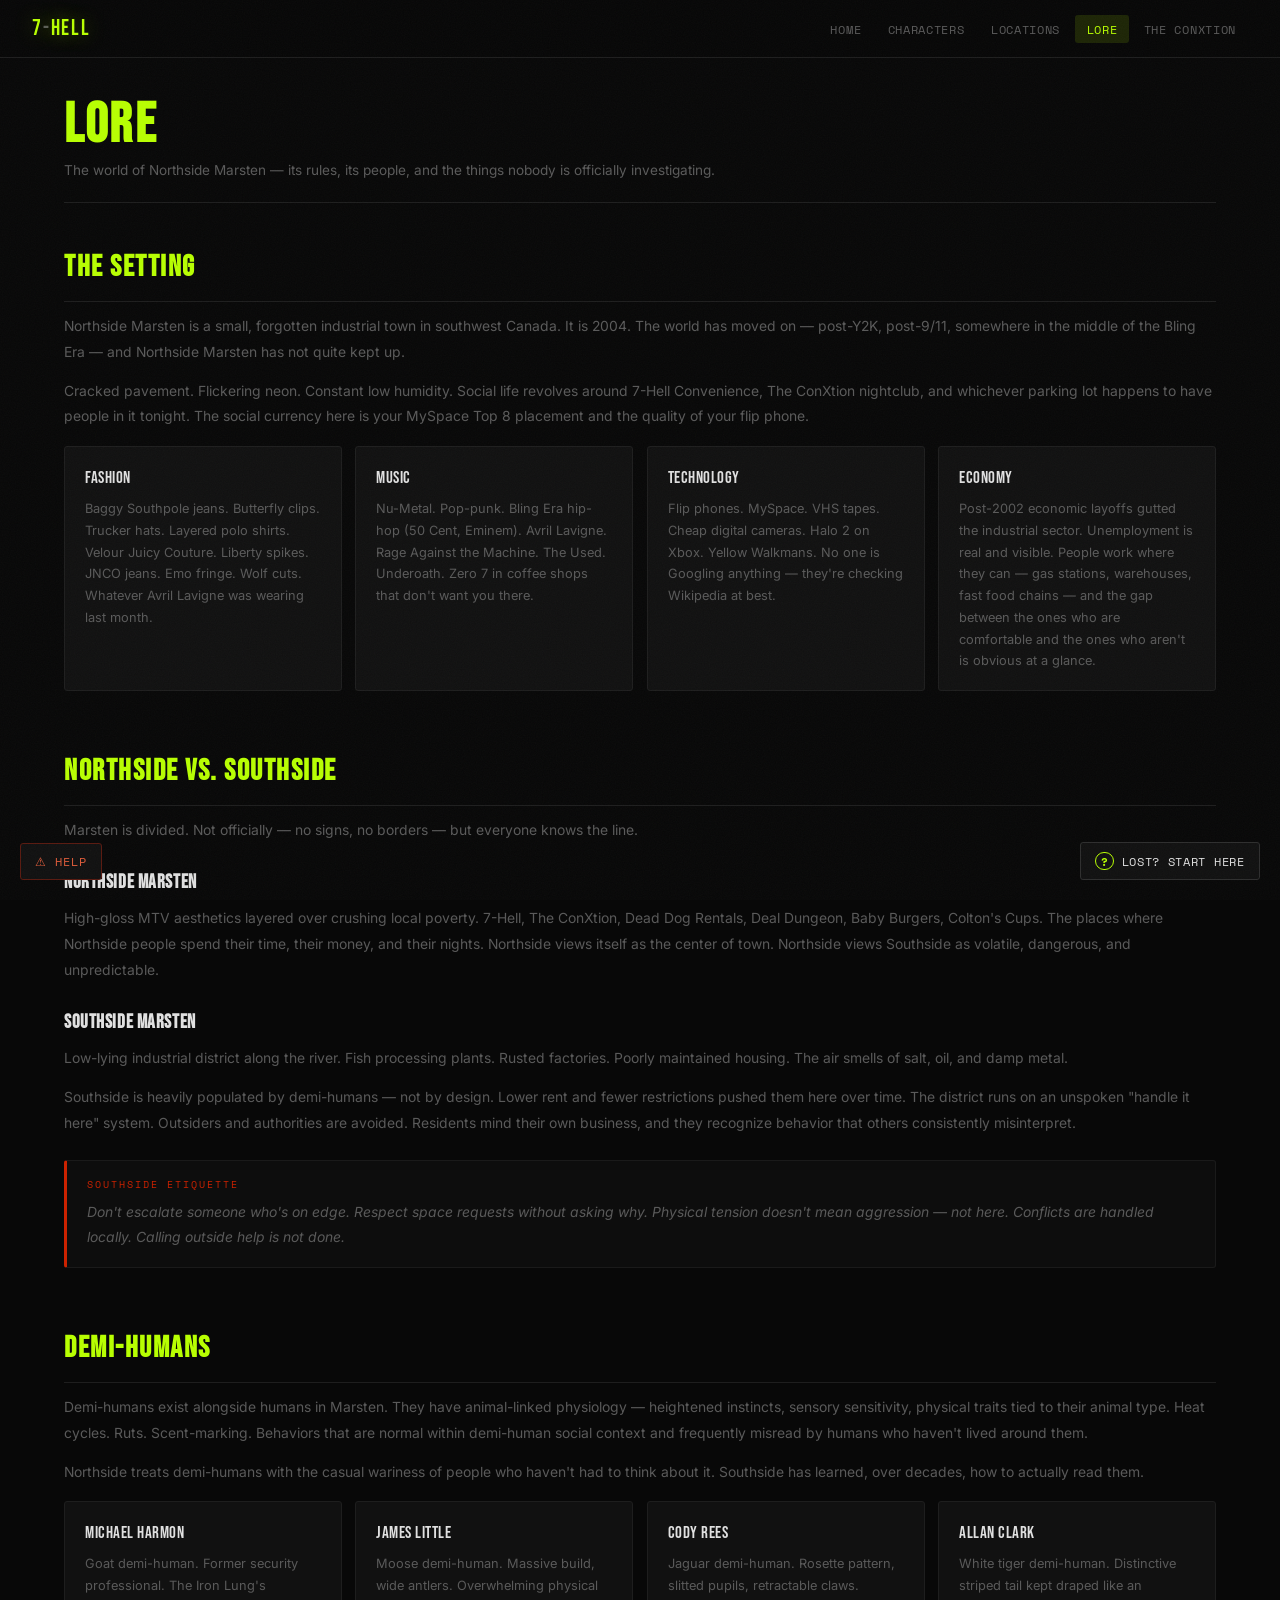
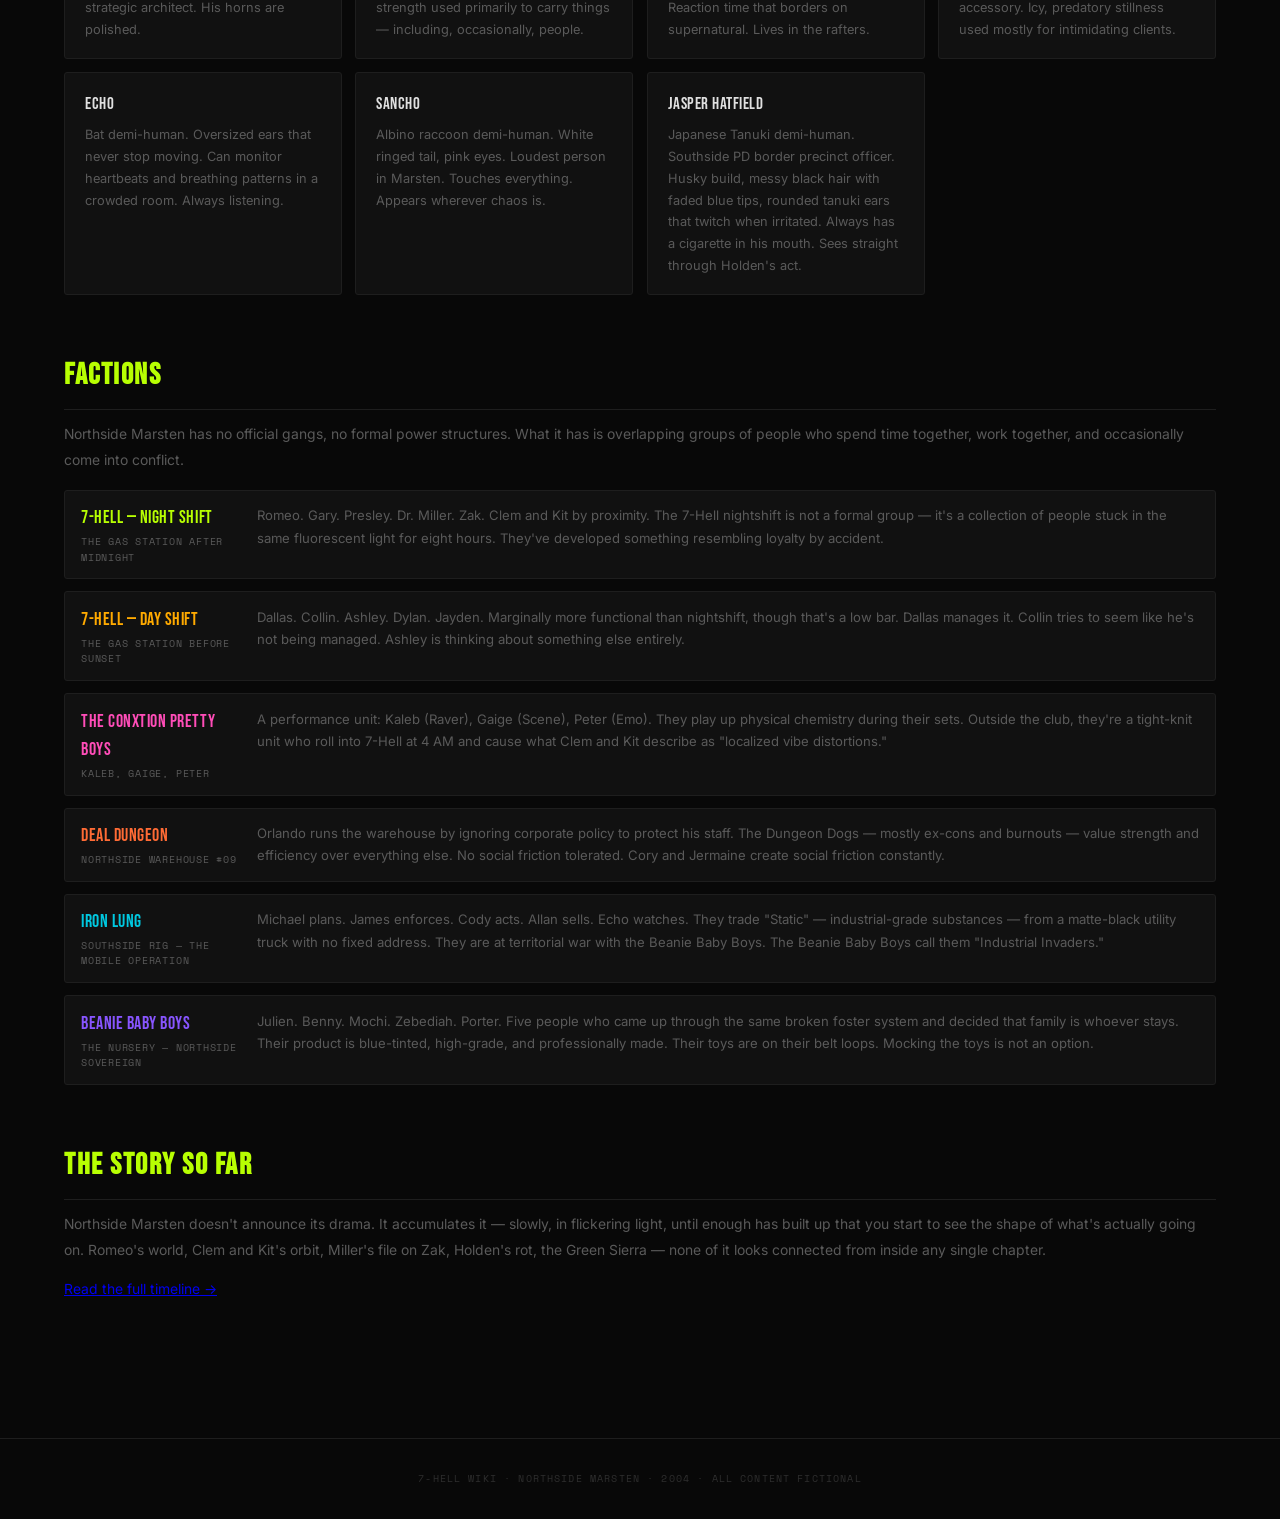
<file: lore.html>
<!DOCTYPE html>
<html lang="en">
<head>
  <meta charset="UTF-8">
  <meta name="viewport" content="width=device-width, initial-scale=1.0">
  <title>Lore — 7-Hell Wiki</title>
  <link rel="stylesheet" href="css/style.css">
</head>
<body>

<nav>
  <a class="nav-logo" href="index.html">7<span>-</span>HELL</a>
  <ul class="nav-links">
    <li><a href="index.html">Home</a></li>
    <li><a href="characters.html">Characters</a></li>
    <li><a href="locations.html">Locations</a></li>
    <li><a href="lore.html" class="active">Lore</a></li>
    <li><a href="conxtion-lore.html">The ConXtion</a></li>
  </ul>
</nav>

<div class="page-wrap">
  <div class="page-header">
    <h1>Lore</h1>
    <p>The world of Northside Marsten — its rules, its people, and the things nobody is officially investigating.</p>
  </div>

  <!-- THE SETTING -->
  <section class="lore-section">
    <h2>The Setting</h2>
    <p>Northside Marsten is a small, forgotten industrial town in southwest Canada. It is 2004. The world has moved on — post-Y2K, post-9/11, somewhere in the middle of the Bling Era — and Northside Marsten has not quite kept up.</p>
    <p>Cracked pavement. Flickering neon. Constant low humidity. Social life revolves around 7-Hell Convenience, The ConXtion nightclub, and whichever parking lot happens to have people in it tonight. The social currency here is your MySpace Top 8 placement and the quality of your flip phone.</p>

    <div class="lore-grid">
      <div class="lore-card">
        <div class="lore-card-title">Fashion</div>
        <div class="lore-card-body">Baggy Southpole jeans. Butterfly clips. Trucker hats. Layered polo shirts. Velour Juicy Couture. Liberty spikes. JNCO jeans. Emo fringe. Wolf cuts. Whatever Avril Lavigne was wearing last month.</div>
      </div>
      <div class="lore-card">
        <div class="lore-card-title">Music</div>
        <div class="lore-card-body">Nu-Metal. Pop-punk. Bling Era hip-hop (50 Cent, Eminem). Avril Lavigne. Rage Against the Machine. The Used. Underoath. Zero 7 in coffee shops that don't want you there.</div>
      </div>
      <div class="lore-card">
        <div class="lore-card-title">Technology</div>
        <div class="lore-card-body">Flip phones. MySpace. VHS tapes. Cheap digital cameras. Halo 2 on Xbox. Yellow Walkmans. No one is Googling anything — they're checking Wikipedia at best.</div>
      </div>
      <div class="lore-card">
        <div class="lore-card-title">Economy</div>
        <div class="lore-card-body">Post-2002 economic layoffs gutted the industrial sector. Unemployment is real and visible. People work where they can — gas stations, warehouses, fast food chains — and the gap between the ones who are comfortable and the ones who aren't is obvious at a glance.</div>
      </div>
    </div>
  </section>

  <!-- NORTHSIDE VS SOUTHSIDE -->
  <section class="lore-section">
    <h2>Northside vs. Southside</h2>
    <p>Marsten is divided. Not officially — no signs, no borders — but everyone knows the line.</p>

    <h3>Northside Marsten</h3>
    <p>High-gloss MTV aesthetics layered over crushing local poverty. 7-Hell, The ConXtion, Dead Dog Rentals, Deal Dungeon, Baby Burgers, Colton's Cups. The places where Northside people spend their time, their money, and their nights. Northside views itself as the center of town. Northside views Southside as volatile, dangerous, and unpredictable.</p>

    <h3>Southside Marsten</h3>
    <p>Low-lying industrial district along the river. Fish processing plants. Rusted factories. Poorly maintained housing. The air smells of salt, oil, and damp metal.</p>
    <p>Southside is heavily populated by demi-humans — not by design. Lower rent and fewer restrictions pushed them here over time. The district runs on an unspoken "handle it here" system. Outsiders and authorities are avoided. Residents mind their own business, and they recognize behavior that others consistently misinterpret.</p>

    <div class="lore-callout">
      <div class="lore-callout-label">Southside Etiquette</div>
      <p>Don't escalate someone who's on edge. Respect space requests without asking why. Physical tension doesn't mean aggression — not here. Conflicts are handled locally. Calling outside help is not done.</p>
    </div>
  </section>

  <!-- DEMI-HUMANS -->
  <section class="lore-section">
    <h2>Demi-Humans</h2>
    <p>Demi-humans exist alongside humans in Marsten. They have animal-linked physiology — heightened instincts, sensory sensitivity, physical traits tied to their animal type. Heat cycles. Ruts. Scent-marking. Behaviors that are normal within demi-human social context and frequently misread by humans who haven't lived around them.</p>
    <p>Northside treats demi-humans with the casual wariness of people who haven't had to think about it. Southside has learned, over decades, how to actually read them.</p>

    <div class="lore-grid">
      <div class="lore-card">
        <div class="lore-card-title">Michael Harmon</div>
        <div class="lore-card-body">Goat demi-human. Former security professional. The Iron Lung's strategic architect. His horns are polished.</div>
      </div>
      <div class="lore-card">
        <div class="lore-card-title">James Little</div>
        <div class="lore-card-body">Moose demi-human. Massive build, wide antlers. Overwhelming physical strength used primarily to carry things — including, occasionally, people.</div>
      </div>
      <div class="lore-card">
        <div class="lore-card-title">Cody Rees</div>
        <div class="lore-card-body">Jaguar demi-human. Rosette pattern, slitted pupils, retractable claws. Reaction time that borders on supernatural. Lives in the rafters.</div>
      </div>
      <div class="lore-card">
        <div class="lore-card-title">Allan Clark</div>
        <div class="lore-card-body">White tiger demi-human. Distinctive striped tail kept draped like an accessory. Icy, predatory stillness used mostly for intimidating clients.</div>
      </div>
      <div class="lore-card">
        <div class="lore-card-title">Echo</div>
        <div class="lore-card-body">Bat demi-human. Oversized ears that never stop moving. Can monitor heartbeats and breathing patterns in a crowded room. Always listening.</div>
      </div>
      <div class="lore-card">
        <div class="lore-card-title">Sancho</div>
        <div class="lore-card-body">Albino raccoon demi-human. White ringed tail, pink eyes. Loudest person in Marsten. Touches everything. Appears wherever chaos is.</div>
      </div>
      <div class="lore-card">
        <div class="lore-card-title">Jasper Hatfield</div>
        <div class="lore-card-body">Japanese Tanuki demi-human. Southside PD border precinct officer. Husky build, messy black hair with faded blue tips, rounded tanuki ears that twitch when irritated. Always has a cigarette in his mouth. Sees straight through Holden's act.</div>
      </div>
    </div>
  </section>

  <!-- FACTIONS -->
  <section class="lore-section">
    <h2>Factions</h2>
    <p>Northside Marsten has no official gangs, no formal power structures. What it has is overlapping groups of people who spend time together, work together, and occasionally come into conflict.</p>

    <div class="faction-row">
      <div class="faction-entry" style="--fc: #b8ff02">
        <div>
          <div class="faction-name">7-Hell — Night Shift</div>
          <div class="faction-sub">The gas station after midnight</div>
        </div>
        <div class="faction-desc">Romeo. Gary. Presley. Dr. Miller. Zak. Clem and Kit by proximity. The 7-Hell nightshift is not a formal group — it's a collection of people stuck in the same fluorescent light for eight hours. They've developed something resembling loyalty by accident.</div>
      </div>
      <div class="faction-entry" style="--fc: #ffaa00">
        <div>
          <div class="faction-name">7-Hell — Day Shift</div>
          <div class="faction-sub">The gas station before sunset</div>
        </div>
        <div class="faction-desc">Dallas. Collin. Ashley. Dylan. Jayden. Marginally more functional than nightshift, though that's a low bar. Dallas manages it. Collin tries to seem like he's not being managed. Ashley is thinking about something else entirely.</div>
      </div>
      <div class="faction-entry" style="--fc: #ff4db8">
        <div>
          <div class="faction-name"><a href="conxtion-lore.html" style="color:inherit;text-decoration:none;">The ConXtion Pretty Boys</a></div>
          <div class="faction-sub">Kaleb, Gaige, Peter</div>
        </div>
        <div class="faction-desc">A performance unit: Kaleb (Raver), Gaige (Scene), Peter (Emo). They play up physical chemistry during their sets. Outside the club, they're a tight-knit unit who roll into 7-Hell at 4 AM and cause what Clem and Kit describe as "localized vibe distortions."</div>
      </div>
      <div class="faction-entry" style="--fc: #ff6b35">
        <div>
          <div class="faction-name">Deal Dungeon</div>
          <div class="faction-sub">Northside Warehouse #09</div>
        </div>
        <div class="faction-desc">Orlando runs the warehouse by ignoring corporate policy to protect his staff. The Dungeon Dogs — mostly ex-cons and burnouts — value strength and efficiency over everything else. No social friction tolerated. Cory and Jermaine create social friction constantly.</div>
      </div>
      <div class="faction-entry" style="--fc: #00c8e0">
        <div>
          <div class="faction-name">Iron Lung</div>
          <div class="faction-sub">Southside Rig — The mobile operation</div>
        </div>
        <div class="faction-desc">Michael plans. James enforces. Cody acts. Allan sells. Echo watches. They trade "Static" — industrial-grade substances — from a matte-black utility truck with no fixed address. They are at territorial war with the Beanie Baby Boys. The Beanie Baby Boys call them "Industrial Invaders."</div>
      </div>
      <div class="faction-entry" style="--fc: #8855ff">
        <div>
          <div class="faction-name">Beanie Baby Boys</div>
          <div class="faction-sub">The Nursery — Northside sovereign</div>
        </div>
        <div class="faction-desc">Julien. Benny. Mochi. Zebediah. Porter. Five people who came up through the same broken foster system and decided that family is whoever stays. Their product is blue-tinted, high-grade, and professionally made. Their toys are on their belt loops. Mocking the toys is not an option.</div>
      </div>
    </div>
  </section>

  <!-- STORYLINE TIMELINE TEASER -->
  <section class="lore-section">
    <h2>The Story So Far</h2>
    <p>Northside Marsten doesn't announce its drama. It accumulates it — slowly, in flickering light, until enough has built up that you start to see the shape of what's actually going on. Romeo's world, Clem and Kit's orbit, Miller's file on Zak, Holden's rot, the Green Sierra — none of it looks connected from inside any single chapter.</p>
    <p><a href="timeline.html">Read the full timeline →</a></p>
  </section>

</div>

<footer>
  7-Hell Wiki · Northside Marsten · 2004 · All content fictional
</footer>

<script src="js/data.js"></script>
<script src="js/main.js"></script>
</body>
</html>
</file>
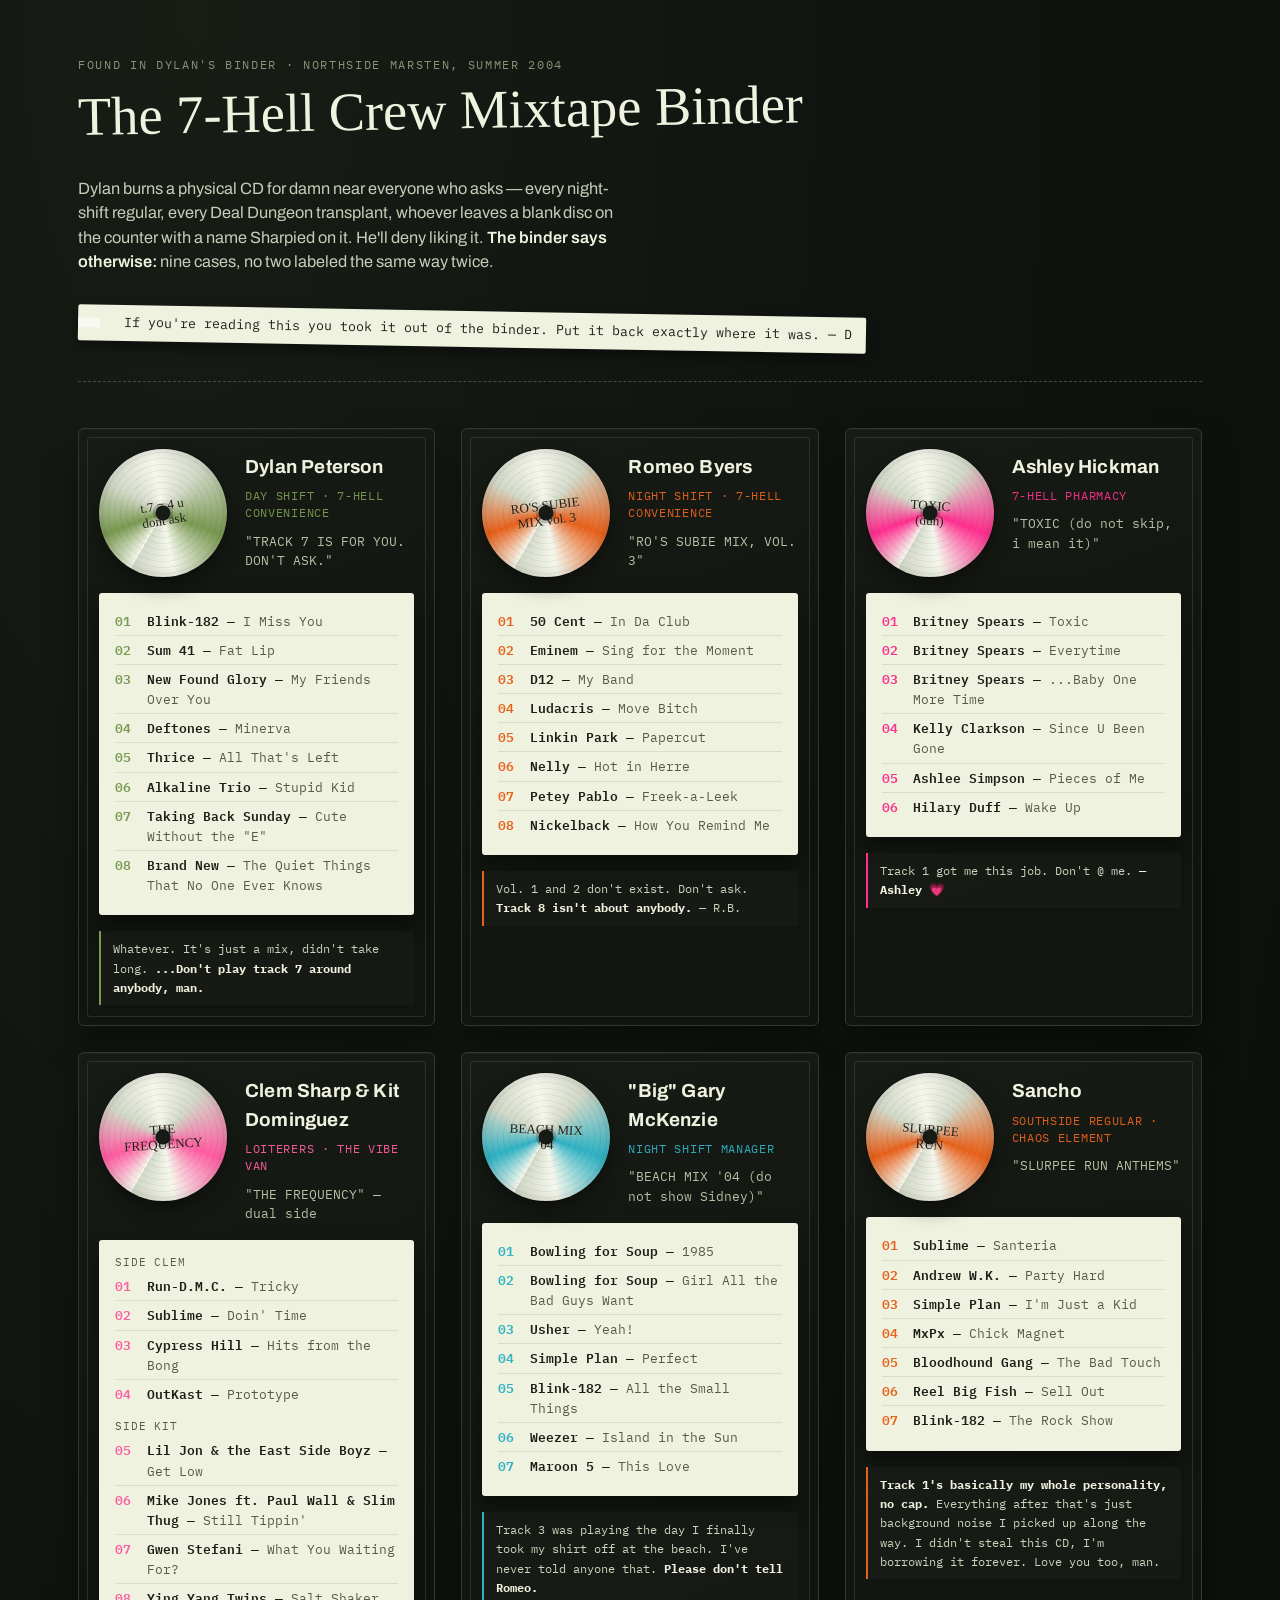
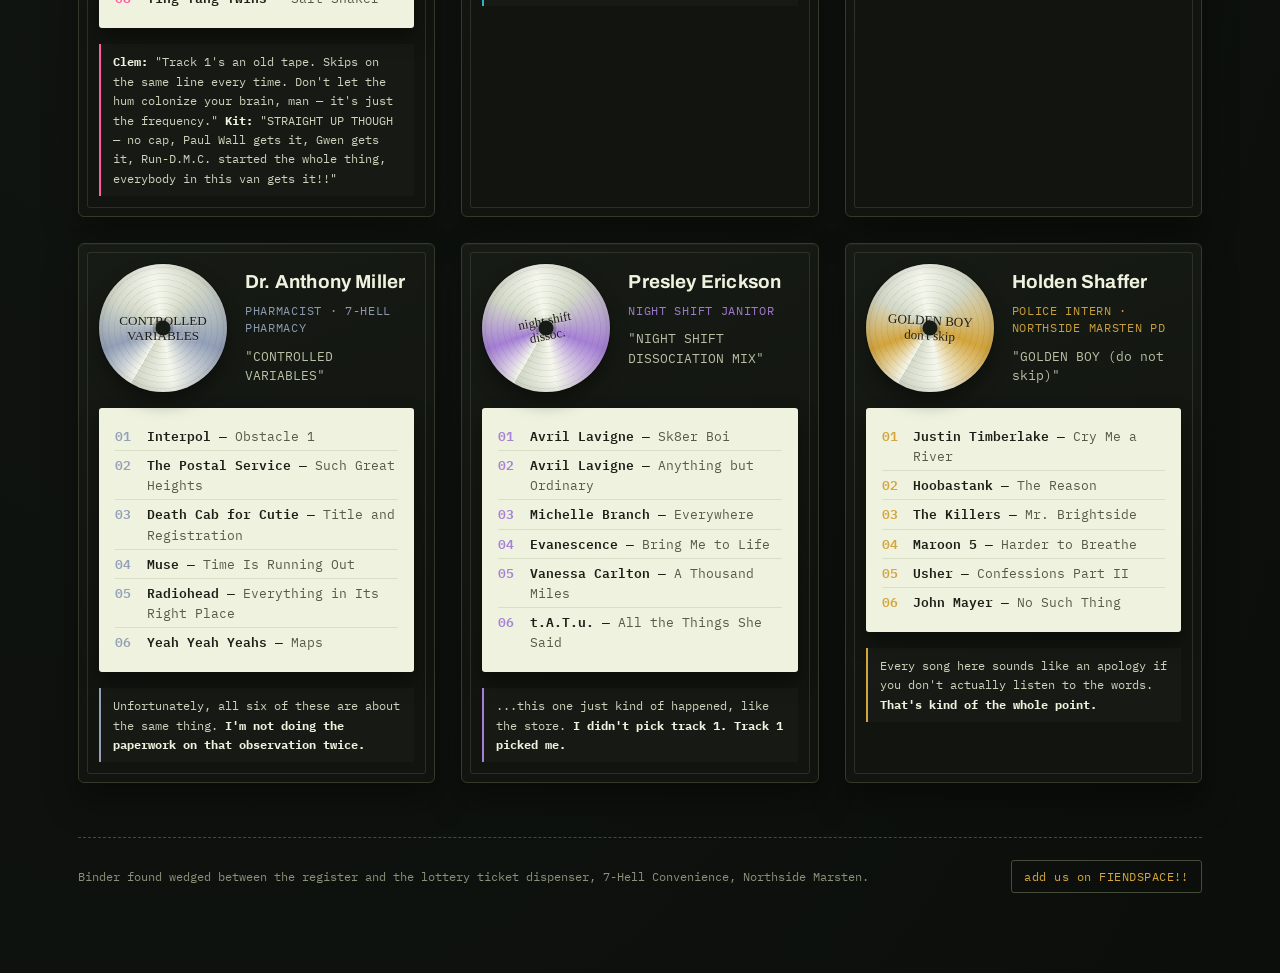
<file: mixtapes.html>
<!DOCTYPE html>
<html lang="en">
<head>
<meta charset="UTF-8">
<meta name="viewport" content="width=device-width, initial-scale=1.0">
<title>7-Hell Mixtape Binder</title>
<link rel="preconnect" href="https://fonts.googleapis.com">
<link rel="stylesheet" href="https://fonts.googleapis.com/css2?family=Permanent+Marker&family=Archivo:ital,wght@0,400;0,500;0,600;0,700;1,500&family=IBM+Plex+Mono:wght@400;500;600&display=swap">
<style>
  :root{
    --bg: #101410;
    --bg-2: #0b0e0b;
    --tube: #eef2df;
    --tube-line: #d9dfc6;
    --ink: #1c1f16;
    --ink-soft: #565b48;
    --case-bg: #171b15;
    --case-border: #333a2b;
    --case-border-hi: #454d3a;
    --disc-base: #d3d9c9;
    --disc-hi: #f5f7ec;
    --paper-shadow: rgba(0,0,0,.45);
    --eyebrow: #8a9179;

    --orange: #e8611c;
    --blue: #2fb2c4;
    --pink: #ff5da2;
    --green: #7a9a52;
    --slate: #93a0b8;
    --purple: #a680d6;
    --gold: #d3a53d;
    --hotpink: #ff2f8f;
  }

  *{ box-sizing:border-box; }
  html,body{ margin:0; }
  body{
    background: radial-gradient(120% 140% at 15% 0%, #171c15 0%, var(--bg) 45%, var(--bg-2) 100%);
    color: var(--tube);
    font-family: 'Archivo', ui-sans-serif, system-ui, sans-serif;
    line-height: 1.5;
  }

  .wrap{
    max-width: 1180px;
    margin: 0 auto;
    padding: 56px 28px 80px;
  }

  header.intro{
    display:flex;
    flex-direction:column;
    gap:14px;
    margin-bottom: 46px;
    padding-bottom: 34px;
    border-bottom: 1px dashed var(--case-border-hi);
  }
  .eyebrow{
    font-family:'IBM Plex Mono', monospace;
    font-size: .74rem;
    letter-spacing: .14em;
    text-transform: uppercase;
    color: var(--eyebrow);
  }
  h1{
    font-family:'Permanent Marker', cursive;
    font-weight:400;
    font-size: clamp(2.1rem, 5vw, 3.4rem);
    line-height: 1.08;
    margin: 0;
    color: var(--tube);
    text-wrap: balance;
    transform: rotate(-1deg);
    transform-origin: left;
  }
  .lede{
    max-width: 62ch;
    color: #c7ccb8;
    font-size: 1.02rem;
  }
  .lede b{ color: var(--tube); font-weight:600; }
  .taped-note{
    margin-top: 6px;
    display:inline-flex;
    align-items:center;
    gap: 10px;
    font-family:'IBM Plex Mono', monospace;
    font-size: .82rem;
    background: var(--tube);
    color: var(--ink);
    padding: 8px 14px;
    border-radius: 2px;
    box-shadow: 0 6px 14px var(--paper-shadow);
    transform: rotate(1deg);
    width: fit-content;
  }
  .taped-note::before{
    content:"";
    width:22px; height:10px;
    background: rgba(255,255,255,.55);
    display:block;
    position:relative;
    left:-14px;
  }

  .binder{
    display:grid;
    grid-template-columns: repeat(auto-fit, minmax(310px, 1fr));
    gap: 26px;
  }

  .case{
    background: linear-gradient(160deg, var(--case-bg), #12150f 70%);
    border: 1px solid var(--case-border);
    border-radius: 6px;
    padding: 20px;
    display:flex;
    flex-direction:column;
    gap: 16px;
    box-shadow: 0 18px 34px rgba(0,0,0,.38), inset 0 1px 0 rgba(255,255,255,.03);
    position:relative;
  }
  .case::after{
    content:"";
    position:absolute;
    inset: 8px;
    border: 1px solid var(--case-border-hi);
    border-radius: 3px;
    pointer-events:none;
    opacity:.5;
  }

  .case-top{
    display:flex;
    gap: 18px;
    align-items:flex-start;
  }

  .disc-wrap{
    flex: 0 0 auto;
    width: 128px;
    height: 128px;
  }
  .disc{
    width:100%; height:100%;
    border-radius:50%;
    position:relative;
    background:
      conic-gradient(from 210deg,
        var(--disc-hi) 0deg, var(--tint,var(--orange)) 40deg, var(--disc-base) 90deg,
        var(--disc-hi) 140deg, var(--disc-base) 190deg, var(--tint,var(--orange)) 260deg,
        var(--disc-hi) 320deg, var(--disc-base) 360deg);
    box-shadow:
      0 0 0 1px rgba(0,0,0,.25),
      0 10px 18px rgba(0,0,0,.4),
      inset 0 0 14px rgba(0,0,0,.15);
  }
  .disc::before{
    content:"";
    position:absolute; inset:0;
    border-radius:50%;
    background-image:
      repeating-radial-gradient(circle at 50% 50%,
        rgba(0,0,0,.05) 0 1px, transparent 1px 6px);
    mix-blend-mode: multiply;
  }
  .disc::after{
    content:"";
    position:absolute;
    left:50%; top:50%;
    width: 15px; height:15px;
    background: var(--case-bg);
    border-radius:50%;
    transform: translate(-50%,-50%);
    box-shadow: 0 0 0 3px rgba(0,0,0,.2);
  }
  .disc-label{
    position:absolute;
    left: 50%; top: 50%;
    width: 92%;
    transform: translate(-50%,-50%) rotate(var(--tilt, -6deg));
    font-family:'Permanent Marker', cursive;
    font-size: .82rem;
    line-height:1.15;
    color: #201d12;
    text-align:center;
    text-shadow: 0 1px 0 rgba(255,255,255,.25);
  }

  .case-id{
    flex:1;
    display:flex;
    flex-direction:column;
    gap:6px;
    padding-top: 4px;
  }
  .name{
    font-size: 1.18rem;
    font-weight:700;
    color: var(--tube);
    letter-spacing: .01em;
  }
  .role{
    font-family:'IBM Plex Mono', monospace;
    font-size: .72rem;
    letter-spacing:.06em;
    text-transform:uppercase;
    color: var(--tint,var(--orange));
    opacity: .95;
  }
  .mix-title{
    font-family:'IBM Plex Mono', monospace;
    font-size: .82rem;
    color: #b9c0a6;
    margin-top: 4px;
  }

  .insert{
    background: var(--tube);
    color: var(--ink);
    border-radius: 3px;
    padding: 14px 16px 16px;
    box-shadow: 0 10px 20px var(--paper-shadow);
  }
  ol.tracklist{
    list-style: none;
    margin: 0;
    padding: 0;
    display:flex;
    flex-direction:column;
    font-family:'IBM Plex Mono', monospace;
    font-size: .84rem;
  }
  ol.tracklist li{
    display:grid;
    grid-template-columns: 1.6em 1fr;
    gap: 10px;
    padding: 4px 0;
    border-bottom: 1px solid var(--tube-line);
  }
  ol.tracklist li:last-child{ border-bottom:none; }
  ol.tracklist li span.n{
    color: var(--tint,var(--orange));
    font-weight:600;
    font-variant-numeric: tabular-nums;
  }
  ol.tracklist li span.t b{ font-weight:600; }
  ol.tracklist li span.t i{
    font-style:normal;
    color: var(--ink-soft);
  }

  .liner{
    font-family:'IBM Plex Mono', monospace;
    font-size: .78rem;
    color: #cdd3bc;
    background: rgba(255,255,255,.02);
    border-left: 2px solid var(--tint,var(--orange));
    padding: 8px 12px;
    line-height:1.55;
  }
  .liner b{ color: var(--tube); }

  .split-heads{
    display:flex;
    gap: 8px;
    font-family:'IBM Plex Mono', monospace;
    font-size: .68rem;
    text-transform:uppercase;
    letter-spacing:.08em;
    color: var(--ink-soft);
    margin-bottom: 2px;
  }

  footer{
    margin-top: 54px;
    padding-top: 22px;
    border-top: 1px dashed var(--case-border-hi);
    display:flex;
    align-items:center;
    justify-content:space-between;
    flex-wrap:wrap;
    gap:14px;
    font-family:'IBM Plex Mono', monospace;
    font-size: .78rem;
    color: var(--eyebrow);
  }
  footer a{ color: var(--eyebrow); }
  .fs-badge{
    display:inline-block;
    padding: 6px 12px;
    border: 1px solid var(--case-border-hi);
    border-radius: 3px;
    color: var(--gold) !important;
    text-decoration:none;
    letter-spacing:.04em;
  }
  .fs-badge:hover{ border-color: var(--gold); }

  @media (prefers-reduced-motion: no-preference){
    .case{ transition: transform .2s ease, box-shadow .2s ease; }
    .case:hover{ transform: translateY(-3px); box-shadow: 0 22px 40px rgba(0,0,0,.45); }
  }
</style>
</head>
<body>
<div class="wrap">

  <header class="intro">
    <span class="eyebrow">Found in Dylan's Binder &middot; Northside Marsten, Summer 2004</span>
    <h1>The 7-Hell Crew Mixtape Binder</h1>
    <p class="lede">Dylan burns a physical CD for damn near everyone who asks — every night-shift regular, every Deal Dungeon transplant, whoever leaves a blank disc on the counter with a name Sharpied on it. He'll deny liking it. <b>The binder says otherwise:</b> nine cases, no two labeled the same way twice.</p>
    <span class="taped-note">If you're reading this you took it out of the binder. Put it back exactly where it was. &mdash; D</span>
  </header>

  <div class="binder">

    <!-- DYLAN -->
    <article class="case" style="--tint: var(--green)">
      <div class="case-top">
        <div class="disc-wrap"><div class="disc"><div class="disc-label" style="--tilt:-9deg">t.7 = 4 u<br>dont ask</div></div></div>
        <div class="case-id">
          <div class="name">Dylan Peterson</div>
          <div class="role">Day Shift &middot; 7-Hell Convenience</div>
          <div class="mix-title">"TRACK 7 IS FOR YOU. DON'T ASK."</div>
        </div>
      </div>
      <div class="insert">
        <ol class="tracklist">
          <li><span class="n">01</span><span class="t"><b>Blink-182</b> — <i>I Miss You</i></span></li>
          <li><span class="n">02</span><span class="t"><b>Sum 41</b> — <i>Fat Lip</i></span></li>
          <li><span class="n">03</span><span class="t"><b>New Found Glory</b> — <i>My Friends Over You</i></span></li>
          <li><span class="n">04</span><span class="t"><b>Deftones</b> — <i>Minerva</i></span></li>
          <li><span class="n">05</span><span class="t"><b>Thrice</b> — <i>All That's Left</i></span></li>
          <li><span class="n">06</span><span class="t"><b>Alkaline Trio</b> — <i>Stupid Kid</i></span></li>
          <li><span class="n">07</span><span class="t"><b>Taking Back Sunday</b> — <i>Cute Without the "E"</i></span></li>
          <li><span class="n">08</span><span class="t"><b>Brand New</b> — <i>The Quiet Things That No One Ever Knows</i></span></li>
        </ol>
      </div>
      <div class="liner">Whatever. It's just a mix, didn't take long. <b>...Don't play track 7 around anybody, man.</b></div>
    </article>

    <!-- ROMEO -->
    <article class="case" style="--tint: var(--orange)">
      <div class="case-top">
        <div class="disc-wrap"><div class="disc"><div class="disc-label" style="--tilt:-7deg">RO'S SUBIE<br>MIX vol. 3</div></div></div>
        <div class="case-id">
          <div class="name">Romeo Byers</div>
          <div class="role">Night Shift &middot; 7-Hell Convenience</div>
          <div class="mix-title">"RO'S SUBIE MIX, VOL. 3"</div>
        </div>
      </div>
      <div class="insert">
        <ol class="tracklist">
          <li><span class="n">01</span><span class="t"><b>50 Cent</b> — <i>In Da Club</i></span></li>
          <li><span class="n">02</span><span class="t"><b>Eminem</b> — <i>Sing for the Moment</i></span></li>
          <li><span class="n">03</span><span class="t"><b>D12</b> — <i>My Band</i></span></li>
          <li><span class="n">04</span><span class="t"><b>Ludacris</b> — <i>Move Bitch</i></span></li>
          <li><span class="n">05</span><span class="t"><b>Linkin Park</b> — <i>Papercut</i></span></li>
          <li><span class="n">06</span><span class="t"><b>Nelly</b> — <i>Hot in Herre</i></span></li>
          <li><span class="n">07</span><span class="t"><b>Petey Pablo</b> — <i>Freek-a-Leek</i></span></li>
          <li><span class="n">08</span><span class="t"><b>Nickelback</b> — <i>How You Remind Me</i></span></li>
        </ol>
      </div>
      <div class="liner">Vol. 1 and 2 don't exist. Don't ask. <b>Track 8 isn't about anybody.</b> — R.B.</div>
    </article>

    <!-- ASHLEY -->
    <article class="case" style="--tint: var(--hotpink)">
      <div class="case-top">
        <div class="disc-wrap"><div class="disc"><div class="disc-label" style="--tilt:4deg">TOXIC<br>(duh)</div></div></div>
        <div class="case-id">
          <div class="name">Ashley Hickman</div>
          <div class="role">7-Hell Pharmacy</div>
          <div class="mix-title">"TOXIC (do not skip, i mean it)"</div>
        </div>
      </div>
      <div class="insert">
        <ol class="tracklist">
          <li><span class="n">01</span><span class="t"><b>Britney Spears</b> — <i>Toxic</i></span></li>
          <li><span class="n">02</span><span class="t"><b>Britney Spears</b> — <i>Everytime</i></span></li>
          <li><span class="n">03</span><span class="t"><b>Britney Spears</b> — <i>...Baby One More Time</i></span></li>
          <li><span class="n">04</span><span class="t"><b>Kelly Clarkson</b> — <i>Since U Been Gone</i></span></li>
          <li><span class="n">05</span><span class="t"><b>Ashlee Simpson</b> — <i>Pieces of Me</i></span></li>
          <li><span class="n">06</span><span class="t"><b>Hilary Duff</b> — <i>Wake Up</i></span></li>
        </ol>
      </div>
      <div class="liner">Track 1 got me this job. Don't @ me. <b>&mdash; Ashley 💗</b></div>
    </article>

    <!-- CLEM & KIT -->
    <article class="case" style="--tint: var(--pink)">
      <div class="case-top">
        <div class="disc-wrap"><div class="disc"><div class="disc-label" style="--tilt:-4deg">THE<br>FREQUENCY</div></div></div>
        <div class="case-id">
          <div class="name">Clem Sharp &amp; Kit Dominguez</div>
          <div class="role">Loiterers &middot; the Vibe Van</div>
          <div class="mix-title">"THE FREQUENCY" — dual side</div>
        </div>
      </div>
      <div class="insert">
        <div class="split-heads">Side Clem</div>
        <ol class="tracklist">
          <li><span class="n">01</span><span class="t"><b>Run-D.M.C.</b> — <i>Tricky</i></span></li>
          <li><span class="n">02</span><span class="t"><b>Sublime</b> — <i>Doin' Time</i></span></li>
          <li><span class="n">03</span><span class="t"><b>Cypress Hill</b> — <i>Hits from the Bong</i></span></li>
          <li><span class="n">04</span><span class="t"><b>OutKast</b> — <i>Prototype</i></span></li>
        </ol>
        <div class="split-heads" style="margin-top:10px">Side Kit</div>
        <ol class="tracklist">
          <li><span class="n">05</span><span class="t"><b>Lil Jon &amp; the East Side Boyz</b> — <i>Get Low</i></span></li>
          <li><span class="n">06</span><span class="t"><b>Mike Jones ft. Paul Wall &amp; Slim Thug</b> — <i>Still Tippin'</i></span></li>
          <li><span class="n">07</span><span class="t"><b>Gwen Stefani</b> — <i>What You Waiting For?</i></span></li>
          <li><span class="n">08</span><span class="t"><b>Ying Yang Twins</b> — <i>Salt Shaker</i></span></li>
        </ol>
      </div>
      <div class="liner"><b>Clem:</b> "Track 1's an old tape. Skips on the same line every time. Don't let the hum colonize your brain, man — it's just the frequency." <b>Kit:</b> "STRAIGHT UP THOUGH — no cap, Paul Wall gets it, Gwen gets it, Run-D.M.C. started the whole thing, everybody in this van gets it!!"</div>
    </article>

    <!-- GARY -->
    <article class="case" style="--tint: var(--blue)">
      <div class="case-top">
        <div class="disc-wrap"><div class="disc"><div class="disc-label" style="--tilt:2deg">BEACH MIX<br>'04</div></div></div>
        <div class="case-id">
          <div class="name">"Big" Gary McKenzie</div>
          <div class="role">Night Shift Manager</div>
          <div class="mix-title">"BEACH MIX '04 (do not show Sidney)"</div>
        </div>
      </div>
      <div class="insert">
        <ol class="tracklist">
          <li><span class="n">01</span><span class="t"><b>Bowling for Soup</b> — <i>1985</i></span></li>
          <li><span class="n">02</span><span class="t"><b>Bowling for Soup</b> — <i>Girl All the Bad Guys Want</i></span></li>
          <li><span class="n">03</span><span class="t"><b>Usher</b> — <i>Yeah!</i></span></li>
          <li><span class="n">04</span><span class="t"><b>Simple Plan</b> — <i>Perfect</i></span></li>
          <li><span class="n">05</span><span class="t"><b>Blink-182</b> — <i>All the Small Things</i></span></li>
          <li><span class="n">06</span><span class="t"><b>Weezer</b> — <i>Island in the Sun</i></span></li>
          <li><span class="n">07</span><span class="t"><b>Maroon 5</b> — <i>This Love</i></span></li>
        </ol>
      </div>
      <div class="liner">Track 3 was playing the day I finally took my shirt off at the beach. I've never told anyone that. <b>Please don't tell Romeo.</b></div>
    </article>

    <!-- SANCHO -->
    <article class="case" style="--tint: var(--orange)">
      <div class="case-top">
        <div class="disc-wrap"><div class="disc"><div class="disc-label" style="--tilt:5deg">SLURPEE<br>RUN</div></div></div>
        <div class="case-id">
          <div class="name">Sancho</div>
          <div class="role">Southside Regular &middot; Chaos Element</div>
          <div class="mix-title">"SLURPEE RUN ANTHEMS"</div>
        </div>
      </div>
      <div class="insert">
        <ol class="tracklist">
          <li><span class="n">01</span><span class="t"><b>Sublime</b> — <i>Santeria</i></span></li>
          <li><span class="n">02</span><span class="t"><b>Andrew W.K.</b> — <i>Party Hard</i></span></li>
          <li><span class="n">03</span><span class="t"><b>Simple Plan</b> — <i>I'm Just a Kid</i></span></li>
          <li><span class="n">04</span><span class="t"><b>MxPx</b> — <i>Chick Magnet</i></span></li>
          <li><span class="n">05</span><span class="t"><b>Bloodhound Gang</b> — <i>The Bad Touch</i></span></li>
          <li><span class="n">06</span><span class="t"><b>Reel Big Fish</b> — <i>Sell Out</i></span></li>
          <li><span class="n">07</span><span class="t"><b>Blink-182</b> — <i>The Rock Show</i></span></li>
        </ol>
      </div>
      <div class="liner"><b>Track 1's basically my whole personality, no cap.</b> Everything after that's just background noise I picked up along the way. I didn't steal this CD, I'm borrowing it forever. Love you too, man.</div>
    </article>

    <!-- MILLER -->
    <article class="case" style="--tint: var(--slate)">
      <div class="case-top">
        <div class="disc-wrap"><div class="disc"><div class="disc-label" style="--tilt:0deg">CONTROLLED<br>VARIABLES</div></div></div>
        <div class="case-id">
          <div class="name">Dr. Anthony Miller</div>
          <div class="role">Pharmacist &middot; 7-Hell Pharmacy</div>
          <div class="mix-title">"CONTROLLED VARIABLES"</div>
        </div>
      </div>
      <div class="insert">
        <ol class="tracklist">
          <li><span class="n">01</span><span class="t"><b>Interpol</b> — <i>Obstacle 1</i></span></li>
          <li><span class="n">02</span><span class="t"><b>The Postal Service</b> — <i>Such Great Heights</i></span></li>
          <li><span class="n">03</span><span class="t"><b>Death Cab for Cutie</b> — <i>Title and Registration</i></span></li>
          <li><span class="n">04</span><span class="t"><b>Muse</b> — <i>Time Is Running Out</i></span></li>
          <li><span class="n">05</span><span class="t"><b>Radiohead</b> — <i>Everything in Its Right Place</i></span></li>
          <li><span class="n">06</span><span class="t"><b>Yeah Yeah Yeahs</b> — <i>Maps</i></span></li>
        </ol>
      </div>
      <div class="liner">Unfortunately, all six of these are about the same thing. <b>I'm not doing the paperwork on that observation twice.</b></div>
    </article>

    <!-- PRESLEY -->
    <article class="case" style="--tint: var(--purple)">
      <div class="case-top">
        <div class="disc-wrap"><div class="disc"><div class="disc-label" style="--tilt:-11deg">night shift<br>dissoc.</div></div></div>
        <div class="case-id">
          <div class="name">Presley Erickson</div>
          <div class="role">Night Shift Janitor</div>
          <div class="mix-title">"NIGHT SHIFT DISSOCIATION MIX"</div>
        </div>
      </div>
      <div class="insert">
        <ol class="tracklist">
          <li><span class="n">01</span><span class="t"><b>Avril Lavigne</b> — <i>Sk8er Boi</i></span></li>
          <li><span class="n">02</span><span class="t"><b>Avril Lavigne</b> — <i>Anything but Ordinary</i></span></li>
          <li><span class="n">03</span><span class="t"><b>Michelle Branch</b> — <i>Everywhere</i></span></li>
          <li><span class="n">04</span><span class="t"><b>Evanescence</b> — <i>Bring Me to Life</i></span></li>
          <li><span class="n">05</span><span class="t"><b>Vanessa Carlton</b> — <i>A Thousand Miles</i></span></li>
          <li><span class="n">06</span><span class="t"><b>t.A.T.u.</b> — <i>All the Things She Said</i></span></li>
        </ol>
      </div>
      <div class="liner">...this one just kind of happened, like the store. <b>I didn't pick track 1. Track 1 picked me.</b></div>
    </article>

    <!-- HOLDEN -->
    <article class="case" style="--tint: var(--gold)">
      <div class="case-top">
        <div class="disc-wrap"><div class="disc"><div class="disc-label" style="--tilt:3deg">GOLDEN BOY<br>don't skip</div></div></div>
        <div class="case-id">
          <div class="name">Holden Shaffer</div>
          <div class="role">Police Intern &middot; Northside Marsten PD</div>
          <div class="mix-title">"GOLDEN BOY (do not skip)"</div>
        </div>
      </div>
      <div class="insert">
        <ol class="tracklist">
          <li><span class="n">01</span><span class="t"><b>Justin Timberlake</b> — <i>Cry Me a River</i></span></li>
          <li><span class="n">02</span><span class="t"><b>Hoobastank</b> — <i>The Reason</i></span></li>
          <li><span class="n">03</span><span class="t"><b>The Killers</b> — <i>Mr. Brightside</i></span></li>
          <li><span class="n">04</span><span class="t"><b>Maroon 5</b> — <i>Harder to Breathe</i></span></li>
          <li><span class="n">05</span><span class="t"><b>Usher</b> — <i>Confessions Part II</i></span></li>
          <li><span class="n">06</span><span class="t"><b>John Mayer</b> — <i>No Such Thing</i></span></li>
        </ol>
      </div>
      <div class="liner">Every song here sounds like an apology if you don't actually listen to the words. <b>That's kind of the whole point.</b></div>
    </article>

  </div>

  <footer>
    <span>Binder found wedged between the register and the lottery ticket dispenser, 7-Hell Convenience, Northside Marsten.</span>
    <a class="fs-badge" href="fiendspace.html">add us on FIENDSPACE!!</a>
  </footer>

</div>
</body>
</html>
</file>
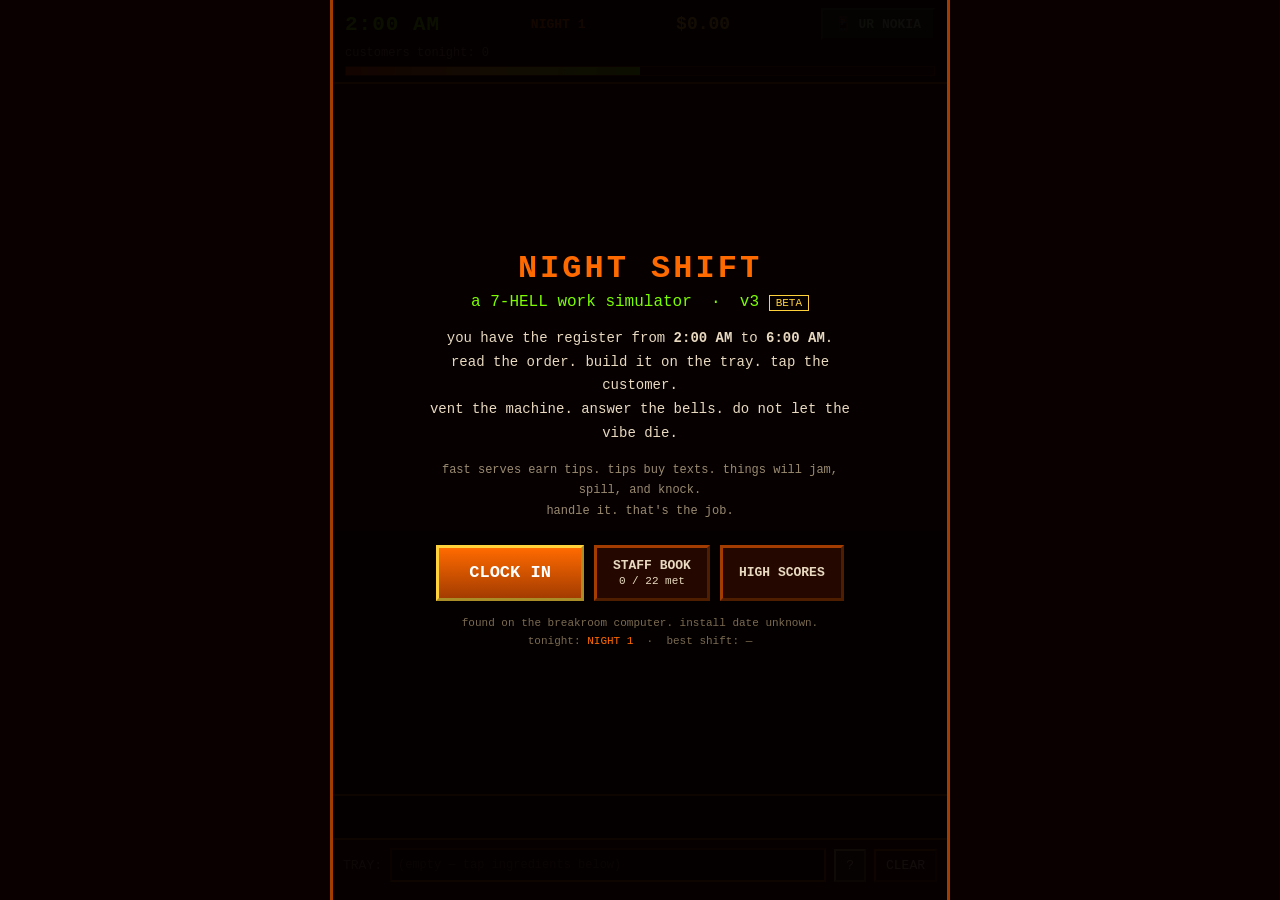
<file: nightshift.html>
<!DOCTYPE html>
<html lang="en">
<head>
<meta charset="utf-8">
<meta name="viewport" content="width=device-width, initial-scale=1, user-scalable=no">
<title>NIGHT SHIFT — a 7-HELL work simulator</title>
<!-- as installed on the breakroom computer. against corporate's wishes. v2: now with recipes. -->
<style>
  * { box-sizing: border-box; -webkit-tap-highlight-color: transparent; }
  html, body { margin: 0; height: 100%; }
  body {
    background: #0a0000;
    color: #e8d9c0;
    font-family: "Courier New", Courier, monospace;
    user-select: none;
    overflow: hidden;
  }
  #game {
    max-width: 620px;
    height: 100%;
    margin: 0 auto;
    display: flex;
    flex-direction: column;
    border-left: 3px solid #a33c00;
    border-right: 3px solid #a33c00;
    background: #140400;
    position: relative;
  }

  /* ── status bar ── */
  #status {
    display: flex;
    justify-content: space-between;
    align-items: center;
    padding: 8px 12px 6px;
    background: #000;
    border-bottom: 2px solid #a33c00;
    font-size: 16px;
    flex-wrap: wrap;
    gap: 6px;
  }
  #clock { color: #7CFC00; font-weight: bold; font-size: 21px; letter-spacing: 1px; }
  #money { color: #ffd23c; font-weight: bold; font-size: 18px; }
  #phonebtn {
    background: #16211a;
    border: 2px outset #3a5a44;
    color: #9fd9ae;
    font-family: inherit;
    font-weight: bold;
    font-size: 13px;
    padding: 6px 12px;
    cursor: pointer;
  }
  #phonebtn:active { border-style: inset; }
  #custcount { color: #9a8a70; font-size: 12px; flex-basis: 100%; }
  #custcount.glitch { color: #ff3d00; }
  #vibewrap { flex-basis: 100%; height: 10px; background: #240800; border: 1px solid #5c2000; }
  #vibebar { height: 100%; background: linear-gradient(90deg, #ff3d00, #ffd23c, #7CFC00); width: 50%; transition: width 0.3s; }

  /* ── floor / queue ── */
  #floor {
    flex: 1;
    position: relative;
    overflow: hidden;
    min-height: 150px;
    background: linear-gradient(#1a0500 60%, #241000 60%, #241000 63%, #0d0300 63%);
  }
  #queue {
    position: absolute;
    left: 0; right: 0; bottom: 12%;
    display: flex;
    align-items: flex-end;
    gap: 8px;
    padding: 0 10px;
  }
  .cust {
    position: relative;
    cursor: pointer;
    text-align: center;
    animation: bob 1.2s ease-in-out infinite;
    touch-action: manipulation;
  }
  .cust:nth-child(2n) { animation-delay: 0.4s; }
  .cust:nth-child(3n) { animation-delay: 0.8s; }
  @keyframes bob { 50% { transform: translateY(-3px); } }
  .cust .want {
    position: absolute;
    top: -34px; left: 50%;
    transform: translateX(-50%);
    background: #e8d9c0;
    color: #140400;
    font-size: 12px;
    font-weight: bold;
    padding: 3px 7px;
    border-radius: 7px;
    white-space: nowrap;
    z-index: 2;
  }
  .cust .want:after {
    content: '';
    position: absolute;
    top: 100%; left: 50%;
    margin-left: -5px;
    border: 5px solid transparent;
    border-top-color: #e8d9c0;
  }
  /* stagger bubbles so a crowded line stays readable */
  .cust:nth-child(even) .want { top: -68px; }
  .cust:nth-child(even) .want:after { border-top-width: 9px; }
  .cust .pat {
    height: 6px;
    background: #240800;
    margin-top: 4px;
    border: 1px solid #000;
  }
  .cust .pat i { display: block; height: 100%; background: #7CFC00; }
  .cust.angry .pat i { background: #ff3d00; }
  .cust.leaving { opacity: 0.25; transition: opacity 0.5s; }
  .cust.served { animation: served 0.45s forwards; }
  @keyframes served { to { transform: translateY(-34px); opacity: 0; } }

  #sidecast {
    position: absolute;
    right: 8px; top: 8px;
    display: flex;
    gap: 12px;
    align-items: flex-start;
  }
  .loiter { cursor: pointer; text-align: center; position: relative; }
  .loiter .tag { font-size: 11px; color: #9a8a70; display: block; margin-top: 3px; }

  #officedoor, #pharmbell {
    position: absolute;
    left: 10px;
    display: none;
    cursor: pointer;
    background: #240800;
    border: 3px outset #a33c00;
    color: #ffd23c;
    font-family: inherit;
    font-weight: bold;
    font-size: 13px;
    padding: 9px 12px;
    text-align: center;
    animation: urgent 0.6s steps(2) infinite;
    z-index: 3;
  }
  #officedoor { top: 12px; }
  #pharmbell { top: 84px; }
  @keyframes urgent { 50% { border-color: #ffd23c; color: #fff; } }

  /* ── ticker ── */
  #ticker {
    min-height: 44px;
    max-height: 62px;
    overflow: hidden;
    background: #000;
    border-top: 2px solid #a33c00;
    font-size: 13px;
    line-height: 1.5;
    padding: 4px 12px;
    color: #9a8a70;
  }
  #ticker .t-new { color: #7CFC00; }
  #ticker .t-bad { color: #ff3d00; }

  /* ── tray + stations ── */
  #controls {
    background: #1a0500;
    border-top: 2px solid #a33c00;
    padding: 8px 10px 10px;
  }
  #trayrow {
    display: flex;
    align-items: center;
    gap: 8px;
    margin-bottom: 8px;
  }
  #traylabel { font-size: 13px; color: #9a8a70; }
  #tray {
    flex: 1;
    min-height: 34px;
    background: #000;
    border: 2px inset #a33c00;
    padding: 4px 6px;
    display: flex;
    align-items: center;
    gap: 5px;
    flex-wrap: wrap;
  }
  .chip {
    background: #3d0a00;
    border: 1px solid #ff6a00;
    color: #ffd23c;
    font-size: 13px;
    font-weight: bold;
    padding: 3px 8px;
  }
  .chip.hot { border-color: #ff3d00; color: #ff6a00; }
  #btn-clear {
    background: #240800;
    border: 2px outset #a33c00;
    color: #e8d9c0;
    font-family: inherit;
    font-size: 13px;
    padding: 7px 10px;
    cursor: pointer;
  }
  #btn-clear:active { border-style: inset; }

  #stations {
    display: grid;
    grid-template-columns: repeat(4, 1fr);
    gap: 7px;
  }
  .stbtn {
    border: 2px outset;
    font-family: inherit;
    font-weight: bold;
    font-size: 14px;
    padding: 12px 2px;
    cursor: pointer;
    text-align: center;
    touch-action: manipulation;
    position: relative;
    color: #fff;
  }
  .stbtn:active { border-style: inset; }
  .stbtn small { display: block; font-weight: normal; font-size: 10px; margin-top: 2px; opacity: 0.8; }
  /* station colors */
  .st-slush { background: #002a38; border-color: #00c8e0; }
  .st-grill { background: #331400; border-color: #ff6a00; }
  .st-cafe  { background: #241a0a; border-color: #c9a86a; }
  .st-shelf { background: #1d0d24; border-color: #b17ad9; }
  .stbtn.busy { opacity: 0.55; }
  #b-vent { background: #001a24; }
  #b-vent .pbar { height: 8px; background: #001014; border: 1px solid #003844; margin-top: 5px; }
  #b-vent .pbar i { display: block; height: 100%; background: #00c8e0; }
  #b-vent.hot { animation: urgent 0.5s steps(2) infinite; border-color: #ff3d00; color: #ffd23c; }
  #b-vent.hot .pbar i { background: #ff3d00; }

  /* pixel sprites */
  .pxwrap { display: inline-block; position: relative; }
  .pxdot { position: absolute; top: 0; left: 0; display: block; background: transparent; }

  /* ── overlays ── */
  .overlay {
    position: absolute;
    inset: 0;
    background: rgba(5,0,0,0.94);
    z-index: 20;
    display: none;
    flex-direction: column;
    align-items: center;
    justify-content: flex-start;
    text-align: center;
    padding: 20px;
    overflow-y: auto;
  }
  /* auto-margins center short content but keep tall content scrollable
     (plain justify-content:center crops the top off — the zoom-to-60% bug) */
  .overlay > :first-child { margin-top: auto; }
  .overlay > :last-child { margin-bottom: auto; }
  .overlay h1 {
    color: #ff6a00;
    font-size: 32px;
    margin: 0 0 6px;
    letter-spacing: 3px;
  }
  .overlay h2 { color: #7CFC00; font-size: 16px; margin: 0 0 16px; font-weight: normal; }
  .overlay p { font-size: 14px; line-height: 1.7; max-width: 430px; margin: 0 0 14px; }
  .overlay .grade { font-size: 54px; color: #ffd23c; margin: 8px 0; }
  .overlay button {
    background: linear-gradient(#ff6a00, #a33c00);
    border: 3px outset #ffd23c;
    color: #fff;
    font-family: inherit;
    font-weight: bold;
    font-size: 17px;
    padding: 12px 30px;
    cursor: pointer;
    margin-top: 10px;
  }
  .overlay button:active { border-style: inset; }
  .overlay .fine { font-size: 11px; color: #7a6a50; margin-top: 14px; line-height: 1.6; }

  /* ── the nokia ── */
  #phone {
    position: absolute;
    inset: 0;
    background: rgba(0,0,0,0.82);
    z-index: 25;
    display: none;
    align-items: center;
    justify-content: center;
    padding: 14px;
  }
  #phone-body {
    background: #16211a;
    border: 4px ridge #3a5a44;
    border-radius: 14px;
    width: 100%;
    max-width: 360px;
    padding: 14px;
  }
  #phone-screen {
    background: #9fd9ae;
    color: #10311c;
    border: 3px inset #0c1810;
    padding: 10px;
    font-size: 14px;
  }
  #phone-screen h3 {
    margin: 0 0 8px;
    font-size: 14px;
    border-bottom: 2px solid #10311c;
    padding-bottom: 4px;
  }
  .contact {
    display: block;
    width: 100%;
    text-align: left;
    background: transparent;
    border: none;
    border-bottom: 1px dotted #4a7a58;
    font-family: inherit;
    font-size: 13px;
    color: #10311c;
    padding: 8px 2px;
    cursor: pointer;
    line-height: 1.45;
  }
  .contact b { font-size: 14px; }
  .contact .price { float: right; font-weight: bold; }
  .contact:disabled { opacity: 0.45; }
  .contact:active { background: #8bcf9d; }
  #phone-close {
    display: block;
    margin: 12px auto 0;
    background: #24352a;
    border: 2px outset #3a5a44;
    color: #9fd9ae;
    font-family: inherit;
    font-weight: bold;
    font-size: 14px;
    padding: 8px 22px;
    cursor: pointer;
  }
  #splash {
    position: absolute;
    inset: 0;
    background: radial-gradient(circle, rgba(255,61,0,0.55), rgba(255,106,0,0.25));
    z-index: 15;
    display: none;
    pointer-events: none;
    animation: splashfade 1s forwards;
  }
  @keyframes splashfade { to { opacity: 0; } }
  #quiethint {
    position: absolute;
    inset: 0;
    z-index: 14;
    display: none;
    background: rgba(0,0,0,0.35);
    pointer-events: none;
  }

  /* ── recipe card ── */
  #recipes {
    position: absolute;
    inset: 0;
    background: rgba(5,0,0,0.9);
    z-index: 22;
    display: none;
    align-items: center;
    justify-content: center;
    padding: 14px;
  }
  #recipes-card {
    background: #e8dfc8;
    color: #2a2018;
    border: 3px solid #9a8a70;
    border-radius: 4px;
    max-width: 380px;
    width: 100%;
    max-height: 86%;
    overflow-y: auto;
    padding: 12px 14px;
    font-size: 13px;
    box-shadow: 0 6px 30px rgba(0,0,0,0.7);
  }
  #recipes-card h3 {
    margin: 0 0 2px;
    font-size: 14px;
    letter-spacing: 1px;
  }
  #recipes-card .rc-sub { font-size: 10px; color: #7a6a50; margin-bottom: 8px; }
  .rc-group { margin-bottom: 9px; }
  .rc-group b { display: block; font-size: 12px; border-bottom: 1px solid #b7a98c; margin-bottom: 3px; }
  .rc-group div { padding: 1px 0; }
  .rc-group span { color: #7a5a30; }
  .rc-note { font-size: 11px; font-style: italic; color: #6a4a20; margin-top: 2px; }
  #recipes-card .rc-close { font-size: 10px; text-align: center; color: #7a6a50; margin-top: 8px; }
  #btn-recipes {
    background: #241a0a;
    border: 2px outset #c9a86a;
    color: #e8d9c0;
    font-family: inherit;
    font-size: 13px;
    padding: 7px 10px;
    cursor: pointer;
  }
  #btn-recipes:active { border-style: inset; }
  #nightlbl { color: #ff6a00; font-weight: bold; font-size: 13px; }

  /* ── minigames ── */
  #minigame {
    position: absolute;
    inset: 0;
    background: rgba(5,0,0,0.88);
    z-index: 30;
    display: none;
    flex-direction: column;
    align-items: center;
    justify-content: center;
    text-align: center;
    touch-action: none;
  }
  #mg-title {
    color: #ff3d00;
    font-size: 24px;
    font-weight: bold;
    letter-spacing: 2px;
    animation: urgent 0.4s steps(2) infinite;
    margin-bottom: 4px;
  }
  #mg-hint { color: #ffd23c; font-size: 14px; margin-bottom: 14px; }
  #mg-zone {
    position: relative;
    width: 88%;
    max-width: 420px;
    height: 240px;
    border: 3px ridge #a33c00;
    background: #140400;
    cursor: grab;
  }
  #mg-zone:active { cursor: grabbing; }
  #mg-art {
    position: absolute;
    inset: 0;
    display: flex;
    align-items: center;
    justify-content: center;
    font-size: 60px;
    color: #ffd23c;
    pointer-events: none;
  }
  #mg-art.shaking { animation: mgshake 0.12s linear infinite; }
  @keyframes mgshake {
    25% { transform: translate(-5px, 3px) rotate(-3deg); }
    75% { transform: translate(5px, -3px) rotate(3deg); }
  }
  .splat {
    position: absolute;
    width: 84px; height: 84px;
    border-radius: 50%;
    background: radial-gradient(circle at 40% 40%, rgba(0,200,224,0.95), rgba(0,120,160,0.75) 60%, transparent 72%);
    pointer-events: none;
  }
  .splat.mango { background: radial-gradient(circle at 40% 40%, rgba(255,106,0,0.95), rgba(255,61,0,0.75) 60%, transparent 72%); }
  #mg-prog {
    width: 88%;
    max-width: 420px;
    height: 14px;
    border: 2px solid #a33c00;
    background: #240800;
    margin-top: 12px;
  }
  #mg-prog i { display: block; height: 100%; background: #7CFC00; width: 0%; }

  /* ── start menu extras ── */
  .menu-row { display: flex; gap: 10px; flex-wrap: wrap; justify-content: center; }
  .menu-btn2 {
    background: #240800 !important;
    border: 3px outset #a33c00 !important;
    color: #e8d9c0 !important;
    font-size: 13px !important;
    padding: 10px 16px !important;
  }

  /* ── staff book ── */
  #bookgrid {
    display: grid;
    grid-template-columns: repeat(4, 1fr);
    gap: 12px;
    max-width: 430px;
    margin: 8px 0;
  }
  .bookcell {
    border: 2px solid #5c2000;
    background: #1a0500;
    padding: 8px 4px 6px;
    text-align: center;
  }
  .bookcell .nm { font-size: 11px; color: #ffd23c; display: block; margin-top: 4px; font-weight: bold; }
  .bookcell .ln { font-size: 9px; color: #9a8a70; display: block; margin-top: 2px; line-height: 1.4; }
  .bookcell.locked { opacity: 0.6; }
  .bookcell.locked .q { font-size: 34px; color: #5c2000; line-height: 60px; display: block; }

  /* ── leaderboard ── */
  #lb-list, #end-lb { width: 100%; max-width: 340px; margin: 8px 0; }
  .lb-row {
    display: flex;
    justify-content: space-between;
    font-size: 16px;
    padding: 6px 10px;
    border-bottom: 1px dotted #5c2000;
    letter-spacing: 2px;
  }
  .lb-row .nm { color: #7CFC00; font-weight: bold; }
  .lb-row .sc { color: #ffd23c; }
  .lb-row.you { background: #240800; animation: urgent 0.8s steps(2) infinite; }
  .lb-empty { color: #5c4a35; font-size: 13px; padding: 8px; }

  /* ── gary debrief ── */
  #gary-debrief {
    display: flex;
    gap: 14px;
    align-items: flex-start;
    max-width: 440px;
    margin: 8px 0 4px;
    text-align: left;
  }
  #gary-says {
    flex: 1;
    background: #1a0500;
    border: 2px solid #a33c00;
    padding: 10px 12px;
    font-size: 13px;
    line-height: 1.65;
    position: relative;
  }
  #gary-says:before {
    content: '';
    position: absolute;
    left: -12px; top: 22px;
    border: 6px solid transparent;
    border-right-color: #a33c00;
  }
  #initials-row { display: none; align-items: center; gap: 8px; margin: 8px 0; }
  #initials-row label { font-size: 13px; color: #7CFC00; }
  #initials {
    width: 84px;
    background: #000;
    border: 2px inset #a33c00;
    color: #7CFC00;
    font-family: inherit;
    font-size: 24px;
    font-weight: bold;
    letter-spacing: 8px;
    text-align: center;
    text-transform: uppercase;
    padding: 4px;
  }
  #btn-save-score {
    background: #240800;
    border: 3px outset #ffd23c;
    color: #ffd23c;
    font-family: inherit;
    font-weight: bold;
    font-size: 14px;
    padding: 8px 14px;
    cursor: pointer;
  }

  @media (max-height: 620px) {
    .cust .want { font-size: 11px; top: -30px; }
    .cust:nth-child(even) .want { top: -60px; }
    .stbtn { padding: 9px 2px; font-size: 13px; }
  }
</style>
</head>
<body>
<div id="game">
  <div id="status">
    <span id="clock">2:00 AM</span>
    <span id="nightlbl">NIGHT 1</span>
    <span id="money">$0.00</span>
    <button id="phonebtn">&#128241; UR NOKIA</button>
    <span id="custcount">customers tonight: 0</span>
    <div id="vibewrap"><div id="vibebar"></div></div>
  </div>

  <div id="floor">
    <div id="sidecast"></div>
    <button id="officedoor">GARY'S<br>OFFICE</button>
    <button id="pharmbell">PHARMACY<br>BELL</button>
    <div id="queue"></div>
    <div id="splash"></div>
    <div id="quiethint"></div>
  </div>

  <div id="ticker"></div>

  <div id="controls">
    <div id="trayrow">
      <span id="traylabel">TRAY:</span>
      <div id="tray"><span style="color:#5c4a35;font-size:12px;">(empty — tap ingredients below)</span></div>
      <button id="btn-recipes">?</button>
      <button id="btn-clear">CLEAR</button>
    </div>
    <div id="stations"></div>
  </div>

  <!-- start screen -->
  <div class="overlay" id="start" style="display:flex;">
    <h1>NIGHT SHIFT</h1>
    <h2>a 7-HELL work simulator &nbsp;·&nbsp; v3 <span style="color:#ffd23c; border:1px solid #ffd23c; padding:1px 6px; font-size:11px;">BETA</span></h2>
    <p>you have the register from <b>2:00 AM</b> to <b>6:00 AM</b>.<br>
    read the order. build it on the tray. tap the customer.<br>
    vent the machine. answer the bells. do not let the vibe die.</p>
    <p style="color:#9a8a70; font-size:12px;">fast serves earn tips. tips buy texts. things will jam, spill, and knock.<br>handle it. that's the job.</p>
    <div class="menu-row">
      <button id="btn-start">CLOCK IN</button>
      <button id="btn-book" class="menu-btn2">STAFF BOOK<br><span id="book-count" style="font-weight:normal;font-size:11px;"></span></button>
      <button id="btn-board" class="menu-btn2">HIGH SCORES</button>
    </div>
    <div class="fine">found on the breakroom computer. install date unknown.<br>
    tonight: <span id="night-line" style="color:#ff6a00;">NIGHT 1</span> &nbsp;·&nbsp; best shift: <span id="best-line">—</span><br>
    <a id="night-reset" style="display:none; color:#7a6a50; text-decoration:underline; cursor:pointer;">start over from night 1</a></div>
  </div>

  <!-- staff book -->
  <div class="overlay" id="book">
    <h1 style="font-size:22px;">STAFF &amp; REGULARS</h1>
    <h2>everyone the night has introduced you to</h2>
    <div id="bookgrid"></div>
    <button id="btn-book-close" class="menu-btn2">BACK</button>
  </div>

  <!-- leaderboard -->
  <div class="overlay" id="board">
    <h1 style="font-size:22px;">HIGH SCORES</h1>
    <h2>this machine only. corporate will never see it.</h2>
    <div id="lb-list"></div>
    <button id="btn-board-close" class="menu-btn2">BACK</button>
  </div>

  <!-- end screen -->
  <div class="overlay" id="end">
    <h1 id="end-title">6:00 AM</h1>
    <div class="grade" id="end-grade">B</div>
    <div id="gary-debrief">
      <span id="gary-sprite"></span>
      <div id="gary-says"></div>
    </div>
    <p id="end-stats"></p>
    <div id="initials-row">
      <label>YOU MADE THE BOARD →</label>
      <input id="initials" maxlength="3" autocomplete="off" spellcheck="false" placeholder="AAA">
      <button id="btn-save-score">SAVE</button>
    </div>
    <div id="end-lb"></div>
    <div class="menu-row">
      <button id="btn-again">CLOCK IN AGAIN</button>
      <button id="btn-menu" class="menu-btn2">MAIN MENU</button>
    </div>
    <div class="fine" id="end-fine">the store does not close. it never closes.<br>but you get to go home.</div>
  </div>

  <!-- recipe card (does not pause the shift. obviously.) -->
  <div id="recipes">
    <div id="recipes-card">
      <h3>7-HELL TRAINING CARD (rev. 3)</h3>
      <div class="rc-sub">laminated. taped to the register. someone drew on it.</div>
      <div class="rc-group">
        <b>SLUSHIE STATION</b>
        <div>BLUE SLUSHIE <span>= BLUE</span></div>
        <div>CHERRY SLUSHIE <span>= CHERRY</span></div>
        <div>HELLFIRE MANGO <span>= MANGO</span></div>
        <div class="rc-note">vent the machine BEFORE the bar fills. — mgmt<br>do NOT vent it onto the floor again — g</div>
      </div>
      <div class="rc-group">
        <b>GRILL</b>
        <div>PLAIN DOG <span>= HOT DOG</span></div>
        <div>DOG + CHILI <span>= HOT DOG + CHILI</span></div>
        <div>DOG + CHZ <span>= HOT DOG + CHEESE</span></div>
        <div>DOG + CHILI + CHZ <span>= HOT DOG + CHILI + CHEESE</span></div>
        <div>THE INFERNO <span>= HOT DOG + CHILI + CHEESE + JLPNO</span></div>
        <div class="rc-note">the inferno = everything. — c &nbsp;(EVERYTHING — k)</div>
      </div>
      <div class="rc-group">
        <b>CAF&Eacute;</b>
        <div>COFFEE, BLACK <span>= COFFEE</span></div>
        <div>COFFEE + MILK <span>= COFFEE + MILK</span></div>
      </div>
      <div class="rc-group">
        <b>SHELF</b>
        <div>CANDY <span>= CANDY</span></div>
        <div>SCRATCH TICKET <span>= TICKET</span></div>
        <div>HOT SIN SLICE <span>= SLICE, then HEAT LAMP (3s)</span></div>
        <div class="rc-note">cold slices will be refused. derek especially.</div>
      </div>
      <div class="rc-close">(tap anywhere to close — the shift continues while you read. obviously.)</div>
    </div>
  </div>

  <!-- minigame -->
  <div id="minigame">
    <div id="mg-title"></div>
    <div id="mg-hint"></div>
    <div id="mg-zone"><div id="mg-art"></div></div>
    <div id="mg-prog"><i></i></div>
  </div>

  <!-- the nokia -->
  <div id="phone">
    <div id="phone-body">
      <div id="phone-screen">
        <h3>&#128241; CONTACTS &nbsp;·&nbsp; <span id="phone-money">$0.00</span></h3>
        <div id="contacts"></div>
      </div>
      <button id="phone-close">CLOSE (shift resumes)</button>
    </div>
  </div>
</div>

<script>
'use strict';
// ────────────────────────────────────────────────────────
// sprites (bigger in v2 — the little people are the point)
// ────────────────────────────────────────────────────────
var SP = 5; // queue pixel size
var PAL = {
  s: '#e8c39a', S: '#c89a6e',
  k: '#111111', w: '#ffffff', e: '#1a1a1a',
  y: '#ffe27a', g: '#d95f18', b: '#3a2a1a', n: '#6b4a2f',
  R: '#ff3d00', O: '#ff6a00', Y: '#ffd23c',
  G: '#2e7d4f', L: '#7CFC00',
  P: '#663388', p: '#ff4db8', C: '#00c8e0',
  d: '#333333', D: '#20140a', v: '#4466aa', t: '#8899aa',
  A: '#f2e6da', h: '#b5a06a'
};
var SPRITES = {
  romeo:   ['..yyyyyy..','.yybbbyy..','.ysssssyy.','.yseses.y.','..ssssss..','..kkkkkk..','.skOkkOks.','.skkkkkks.','.skkkkkks.','..dddddd..','..dd..dd..','..kk..kk..'],
  gary:    ['..gggggg..','.gggggggg.','.gssssssg.','.gdededsg.','..ssssss..','..GGGGGG..','.GGwwwwGG.','.GGGGGGGG.','.sGGGGGGs.','..nnnnnn..','..nn..nn..','..kk..kk..'],
  presley: ['..hhhhhh..','.hhhhhhhh.','.hhsssshh.','.hhehehhh.','.hhsssshh.','..kkkkkk..','.kkkkkkkk.','.kkkkkkkk.','.skkkkkks.','..kkkkkk..','..kk..kk..','..kk..kk..'],
  clem:    ['..dddddd..','.dddddddd.','.ddssssdd.','.ddsesesd.','..ssssss..','..kkkkkk..','.kkkkkkkk.','.kkkkkkkk.','.skkkkkks.','..dddddd..','..dd..dd..','..kk..kk..'],
  kit:     ['..wkwwkw..','.ywkwwkwy.','.yssssssy.','.ysesessy.','..ssssss..','..wwwwww..','.wwwwwwww.','.wwwwwwww.','.swwwwwws.','..nnnnnn..','..nn..nn..','..kk..kk..'],
  zak:     ['..bbbbbb..','.bbbbbbbb.','.bssssssb.','.bsesessb.','..ssssss..','..GGGGGG..','.GGwGGwGG.','.GGGGGGGG.','.sGGGGGGs.','..dddddd..','..dd..dd..','..kk..kk..'],
  maisy:   ['..kkkkkk..','.kkkkkkkk.','.kwwwwwwk.','.kwewewwk.','.kwwwwwwk.','.kPPPPPPk.','.kPPPPPPk.','.kPPPPPPk.','.wPPPPPPw.','..PPPPPP..','..PP..PP..','..kk..kk..'],
  kaleb:   ['..kkyyRR..','.kkyyRRkk.','.kssssssk.','.ksesessk.','..ssssss..','..dddddd..','.CddCCddC.','.YddddddY.','.pddddddp.','..vvvvvv..','..vv..vv..','..kk..kk..'],
  gaige:   ['..nCCnCC..','.nCCnnCCn.','.nssssssn.','.nsesessn.','..ssssss..','..kkkkkk..','.kkCkkCkk.','.kkkkkkkk.','.skkkkkks.','..kkkkkk..','..kk..kk..','..kk..kk..'],
  peter:   ['..kkkkkk..','.kkRkkkkk.','.kssssssk.','.ksesessk.','..ssssss..','..kkkkkk..','.kkkkkkkk.','.kkkkkkkk.','.skkkkkks.','..kkkkkk..','..kk..kk..','..kk..kk..'],
  miller:  ['..kkkkkk..','.kkkkkkkk.','.kAAAAAAk.','.kAeAeAAk.','..AAAAAA..','..wwwwww..','.wwddddww.','.wwwwwwww.','.AwwwwwwA.','..dddddd..','..dd..dd..','..kk..kk..'],
  ashley:  ['..yyyyyy..','.ywyywyyy.','.ysssssyy.','.yseses.y.','.yssssssy.','.yppppppy.','.yppppppy.','.yppppppy.','.spppppps.','..pppppp..','..pp..pp..','..ww..ww..'],
  dallas:  ['..hhhhhh..','.hhhhhhhh.','.hssssssh.','.hdededsh.','..ssssss..','..tttttt..','.tttttttt.','.tttttttt.','.stttttts.','..dddddd..','..dd..dd..','..kk..kk..'],
  dylan:   ['..RRRRRR..','.RRRRRRRR.','.kkssssww.','.kseses.w.','..ssssss..','..dddddd..','.ddkkwwdd.','.dddddddd.','.sdddddds.','..kkkkkk..','..kk..kk..','..kk..kk..'],
  jayden:  ['..yyyyyy..','.yykkkyy..','.ysssssyy.','.yseses.y.','..ssssss..','..GGGGGG..','.GwGGGGwG.','.GGGGGGGG.','.sGGGGGGs.','..wwwwww..','..ww..ww..','..kk..kk..'],
  jett:    ['..kkkkkk..','.kkkkkkkk.','.kSSSSSSk.','.kSeSeSSk.','.kSSSSSSk.','.kkkkkkkk.','.kkkkkkkk.','.kkkkkkkk.','.SkkkkkkS.','..dddddd..','..dd..dd..','..DD..DD..'],
  sancho:  ['.ww....ww.','..wwwwww..','.wAAAAAAw.','.wApApAAw.','..AAAAAA..','..tttttt..','.tttttttt.','.tttttttt.','.AttttttA.','..dddddd..','..dd..dd..','..kk..kk..'],
  derek:   ['..bbbbbb..','.bbbbbbbb.','.bssssssb.','.bseses.b.','..ssssss..','..RRRRRR..','.kkkkkkkk.','.RRRRRRRR.','.skkkkkks.','..kkkkkk..','..kk..kk..','..bb..bb..'],
  orlando: ['..bbbbbb..','.bbbbbbbb.','.bssssssb.','.bseses.b.','.bssssssb.','..dddddd..','.ddwwwwdd.','.dddddddd.','.sdddddds.','..kkkkkk..','..kk..kk..','..kk..kk..'],
  cory:    ['.k.k..L.L.','.kkkkLLLL.','.kssssssL.','.kseses.L.','..ssssss..','..kkkkkk..','.kwkkkkwk.','.kkkkkkkk.','.skkkkkks.','..kkkkkk..','..kk..kk..','..DD..DD..'],
  jermaine:['..nnnnnn..','.nnnnnnnn.','.gssssssg.','.gseses.g.','..ssssss..','..wwwwww..','.wvwwwwvw.','.vvvvvvvv.','.svvvvvvs.','..vvvvvv..','..vv..vv..','..DD..DD..'],
  jade:    ['..bbbbbb..','.bbbbbbbb.','.bssssssb.','.beeseesb.','..ssssss..','..kkkkkk..','.kkwwwwkk.','.kkkkkkkk.','.skkkkkks.','..vvvvvv..','..vv..vv..','..kk..kk..'],
  cust1:   ['..nnnnnn..','.nnnnnnnn.','.nssssssn.','.nsesessn.','..ssssss..','..vvvvvv..','.vvvvvvvv.','.vvvvvvvv.','.svvvvvvs.','..dddddd..','..dd..dd..','..kk..kk..'],
  cust2:   ['..bbbbbb..','.bbbbbbbb.','.bSSSSSSb.','.bSeSeSSb.','..SSSSSS..','..tttttt..','.tttttttt.','.tttttttt.','.Stttttts.','..kkkkkk..','..kk..kk..','..kk..kk..'],
  cust3:   ['..yyyyyy..','.yyyyyyyy.','.ysssssyy.','.yseses.y.','..ssssss..','..pppppp..','.pppppppp.','.pppppppp.','.spppppps.','..wwwwww..','..ww..ww..','..kk..kk..']
};
function spriteHtml(name, scale) {
  var map = SPRITES[name];
  if (!map) return '';
  var s = scale || SP, shadows = [];
  map.forEach(function (row, y) {
    for (var x = 0; x < row.length; x++) {
      var ch = row[x];
      if (ch === '.') continue;
      shadows.push((x * s) + 'px ' + (y * s) + 'px 0 ' + (PAL[ch] || '#fff'));
    }
  });
  var w = map[0].length * s, h = map.length * s;
  return '<span class="pxwrap" style="width:' + w + 'px;height:' + h + 'px;">' +
    '<span class="pxdot" style="width:' + s + 'px;height:' + s + 'px;box-shadow:' + shadows.join(',') + ';"></span></span>';
}

// ────────────────────────────────────────────────────────
// ingredients + orders
// ────────────────────────────────────────────────────────
var ING = {
  blue:   { label: 'BLUE',    station: 'slush', chip: 'BLUE SLUSH' },
  cherry: { label: 'CHERRY',  station: 'slush', chip: 'CHERRY SLUSH' },
  mango:  { label: 'MANGO',   station: 'slush', chip: 'HELLFIRE SLUSH' },
  dog:    { label: 'HOT DOG', station: 'grill', chip: 'DOG' },
  chili:  { label: '+CHILI',  station: 'grill', chip: 'CHILI' },
  cheese: { label: '+CHEESE', station: 'grill', chip: 'CHZ' },
  jalap:  { label: '+JLPNO',  station: 'grill', chip: 'JLPNO' },
  coffee: { label: 'COFFEE',  station: 'cafe',  chip: 'COFFEE' },
  milk:   { label: '+MILK',   station: 'cafe',  chip: 'MILK' },
  candy:  { label: 'CANDY',   station: 'shelf', chip: 'CANDY' },
  ticket: { label: 'TICKET',  station: 'shelf', chip: 'TICKET' },
  pizza:  { label: 'SLICE',   station: 'shelf', chip: 'COLD SLICE' }
};
// order templates: parts are ingredient key arrays; hot=true means slice must be heated
var ORDERS = [
  { parts: ['blue'],                  label: 'BLUE SLUSHIE',        price: 1.49, w: 12 },
  { parts: ['cherry'],                label: 'CHERRY SLUSHIE',      price: 1.49, w: 10 },
  { parts: ['mango'],                 label: 'HELLFIRE MANGO',      price: 1.49, w: 8 },
  { parts: ['dog'],                   label: 'PLAIN DOG',           price: 1.99, w: 8 },
  { parts: ['dog','chili'],           label: 'DOG + CHILI',         price: 2.49, w: 8 },
  { parts: ['dog','cheese'],          label: 'DOG + CHZ',           price: 2.49, w: 8 },
  { parts: ['dog','chili','cheese'],  label: 'DOG + CHILI + CHZ',   price: 2.99, w: 6 },
  { parts: ['dog','chili','cheese','jalap'], label: 'THE INFERNO',  price: 3.99, w: 3 },
  { parts: ['coffee'],                label: 'COFFEE, BLACK',       price: 1.29, w: 9 },
  { parts: ['coffee','milk'],         label: 'COFFEE + MILK',       price: 1.49, w: 8 },
  { parts: ['candy'],                 label: 'CANDY',               price: 0.99, w: 8 },
  { parts: ['ticket'],                label: 'SCRATCH TICKET',      price: 1.00, w: 8 },
  { parts: ['pizza'], hot: true,      label: 'HOT SIN SLICE',       price: 2.99, w: 8 }
];
function orderWeight(o) {
  // later nights order more complicated things. they know you can handle it.
  var bonus = (G && o.parts.length >= 2) ? Math.min(10, (G.night - 1) * 2) : 0;
  return o.w + bonus;
}
function pickOrder() {
  var total = ORDERS.reduce(function (a, o) { return a + orderWeight(o); }, 0);
  var r = Math.random() * total;
  for (var i = 0; i < ORDERS.length; i++) {
    r -= orderWeight(ORDERS[i]);
    if (r <= 0) return ORDERS[i];
  }
  return ORDERS[0];
}
function sameOrder(order, tray, trayHot) {
  if (order.parts.length !== tray.length) return false;
  var a = order.parts.slice().sort().join(','), b = tray.slice().sort().join(',');
  if (a !== b) return false;
  if (order.hot && !trayHot) return false;
  return true;
}

// ────────────────────────────────────────────────────────
// power-ups (ur nokia)
// ────────────────────────────────────────────────────────
var CONTACTS = [
  { id: 'zak', name: 'ZAK', cost: 30, desc: 'he will handle the line. all of it. do not ask how.',
    fx: function () {
      var n = G.queue.length;
      meet('zak');
      G.queue.slice().forEach(function (c) { G.money += 1.50; G.earned += 1.50; G.served++; removeCustomer(c, 'served'); });
      tick('you texted zak. the line is gone. he is already back to restocking. ' + n + ' customers served, apparently.');
    } },
  { id: 'presley', name: 'PRESLEY', cost: 8, desc: 'leave a granola bar in his locker. the machine stays calm for a while.',
    fx: function () {
      meet('presley');
      G.machineFreezeUntil = G.t + 60;
      G.pressure = 0;
      tick('you left a granola bar in presley\'s locker. he\'s watching the machine now. it wouldn\'t dare.');
    } },
  { id: 'romeo', name: 'ROMEO', cost: 12, desc: 'open the sour patch jar. he leans on the counter. nobody complains about anything.',
    fx: function () {
      G.bribeUntil = G.t + 45;
      tick('romeo is leaning on the counter, eating sour patch kids. every customer has decided they are patient people.');
    } },
  { id: 'kit', name: 'KIT (ask flower)', cost: 6, desc: 'flower lights one of her 1967 incense sticks. the whole store softens.',
    fx: function () {
      G.vibe = Math.min(100, G.vibe + 15);
      tick('the store smells like 1967 for a minute. everyone softens. somewhere, flower smiles.');
    } }
];

// ────────────────────────────────────────────────────────
// staff book (persistent encounters)
// ────────────────────────────────────────────────────────
var MET_INFO = [
  { id: 'romeo',   name: 'ROMEO',   line: 'got his candy. eventually.' },
  { id: 'gary',    name: 'GARY',    line: 'knocked. he needed that.' },
  { id: 'presley', name: 'PRESLEY', line: 'appeared. mop first.' },
  { id: 'zak',     name: 'ZAK',     line: 'not on the schedule.' },
  { id: 'maisy',   name: 'MAISY',   line: 'likes the blue ones.' },
  { id: 'clem',    name: 'CLEM',    line: 'testing frequencies.' },
  { id: 'kit',     name: 'KIT',     line: 'THE FREQUENCIES — k' },
  { id: 'kaleb',   name: 'KALEB',   line: 'his vote counts half.' },
  { id: 'gaige',   name: 'GAIGE',   line: 'BLUE!! SLUSHIE!!' },
  { id: 'peter',   name: 'PETER',   line: 'nodded at you. once.' },
  { id: 'miller',  name: 'DR. MILLER', line: '"adequate."' },
  { id: 'ashley',  name: 'ASHLEY',  line: 'medical advice: "check wikipedia?"' },
  { id: 'dallas',  name: 'DALLAS',  line: '"acceptable." write down the date.' },
  { id: 'dylan',   name: 'DYLAN',   line: 'pix beeped. he almost smiled.' },
  { id: 'jayden',  name: 'JAYDEN',  line: 'left dramatically. nobody minded.' },
  { id: 'jett',    name: 'JETT',    line: 'reinvesting the winnings.' },
  { id: 'sancho',  name: 'SANCHO',  line: 'returned the tray. mostly.' },
  { id: 'derek',   name: 'DEREK',   line: '"fine." high praise.' },
  { id: 'orlando', name: 'ORLANDO', line: 'coffee. black. before the forklifts.' },
  { id: 'cory',    name: 'CORY',    line: 'ordered the inferno. finished it.' },
  { id: 'jermaine',name: 'JERMAINE',line: 'nodded at the crows outside.' },
  { id: 'jade',    name: 'JADE',    line: 'did what needed doing.' }
];
function loadMet() {
  try { return JSON.parse(localStorage.getItem('nightshift-met') || '[]'); }
  catch (e) { return []; }
}
function meet(id) {
  var m = loadMet();
  if (m.indexOf(id) < 0) {
    m.push(id);
    localStorage.setItem('nightshift-met', JSON.stringify(m));
  }
}
function renderBook() {
  var met = loadMet();
  var g = $('bookgrid');
  g.innerHTML = '';
  MET_INFO.forEach(function (info) {
    var d = document.createElement('div');
    if (met.indexOf(info.id) >= 0) {
      d.className = 'bookcell';
      d.innerHTML = spriteHtml(info.id, 4) + '<span class="nm">' + info.name + '</span><span class="ln">' + info.line + '</span>';
    } else {
      d.className = 'bookcell locked';
      d.innerHTML = '<span class="q">?</span><span class="nm">???</span><span class="ln">work more nights.</span>';
    }
    g.appendChild(d);
  });
  // one slot is not locked. it is just empty. it stays that way.
  var mem = document.createElement('div');
  mem.className = 'bookcell locked';
  mem.innerHTML = '<span class="q" style="color:#3a2a1a;">&mdash;</span><span class="nm">&nbsp;</span><span class="ln">the spot by the slushie machine stays empty.</span>';
  g.appendChild(mem);
  $('book-count').textContent = met.length + ' / ' + MET_INFO.length + ' met';
}

// ────────────────────────────────────────────────────────
// leaderboard (this machine only)
// ────────────────────────────────────────────────────────
function loadLB() {
  try { return JSON.parse(localStorage.getItem('nightshift-lb') || '[]'); }
  catch (e) { return []; }
}
function saveLB(l) { localStorage.setItem('nightshift-lb', JSON.stringify(l)); }
function renderLB(el, hiName, hiScore) {
  var lb = loadLB();
  var html = '';
  for (var i = 0; i < 5; i++) {
    var r = lb[i];
    if (r) {
      var you = (hiName && r.n === hiName && r.s === hiScore) ? ' you' : '';
      html += '<div class="lb-row' + you + '"><span>' + (i + 1) + '.</span><span class="nm">' + r.n + '</span><span class="sc">' + r.s.toFixed(1) + ' (' + r.g + ')' + (r.night ? ' n' + r.night : '') + '</span></div>';
    } else {
      html += '<div class="lb-row"><span>' + (i + 1) + '.</span><span class="nm" style="color:#5c4a35;">---</span><span class="sc" style="color:#5c4a35;">--.-</span></div>';
    }
  }
  el.innerHTML = html;
}

// ────────────────────────────────────────────────────────
// minigames (the game does not pause. that's the point.)
// ────────────────────────────────────────────────────────
var MG = { active: false, type: null, dist: 0, need: 0, splats: [], down: false, lx: 0, ly: 0 };
function mgOpen(type) {
  MG.active = true; MG.type = type; MG.dist = 0; MG.down = false; MG.splats = [];
  var zone = $('mg-zone'), art = $('mg-art');
  zone.querySelectorAll('.splat').forEach(function (s) { s.remove(); });
  $('mg-prog').querySelector('i').style.width = '0%';
  if (type === 'jam') {
    MG.need = 1500;
    $('mg-title').textContent = 'THE REGISTER JAMMED!!';
    $('mg-hint').textContent = 'hold and SHAKE it (drag around fast)';
    art.innerHTML = '<div style="font-size:17px;border:4px ridge #a33c00;padding:20px 30px;background:#240800;color:#7CFC00;font-family:inherit;">[ REGISTER ]<br>ERR: JAM</div>';
  } else {
    $('mg-title').textContent = 'THE MACHINE BLEW!!';
    $('mg-hint').textContent = 'wipe up the slush — scrub every splat';
    art.innerHTML = '';
    var zw = zone.clientWidth || 380, zh = zone.clientHeight || 240;
    for (var i = 0; i < 6; i++) {
      var s = document.createElement('div');
      s.className = 'splat' + (Math.random() < 0.4 ? ' mango' : '');
      var x = 10 + Math.random() * (zw - 100), y = 10 + Math.random() * (zh - 100);
      s.style.left = x + 'px'; s.style.top = y + 'px';
      zone.appendChild(s);
      MG.splats.push({ el: s, x: x + 42, y: y + 42, hits: 0, done: false });
    }
  }
  $('minigame').style.display = 'flex';
  // customers keep waiting. patience keeps draining. handle it.
}
function mgProgress(p) {
  $('mg-prog').querySelector('i').style.width = Math.min(100, p * 100) + '%';
}
function mgClose() {
  MG.active = false;
  $('minigame').style.display = 'none';
  $('mg-art').classList.remove('shaking');
  if (MG.type === 'jam') {
    tick('the register unjammed. it kept the receipt. it always keeps the receipt.');
  } else {
    G.vibe = Math.min(100, G.vibe + 2);
    tick('spotless. the floor forgets. the machine hums like nothing happened.');
  }
}
(function mgWire() {
  var zone = $('mg-zone');
  function pos(e) {
    var r = zone.getBoundingClientRect();
    return { x: e.clientX - r.left, y: e.clientY - r.top };
  }
  zone.addEventListener('pointerdown', function (e) {
    if (!MG.active) return;
    MG.down = true;
    var p = pos(e);
    MG.lx = p.x; MG.ly = p.y;
    if (MG.type === 'jam') $('mg-art').classList.add('shaking');
    e.preventDefault();
  });
  zone.addEventListener('pointermove', function (e) {
    if (!MG.active || !MG.down) return;
    var p = pos(e);
    if (MG.type === 'jam') {
      MG.dist += Math.abs(p.x - MG.lx) + Math.abs(p.y - MG.ly);
      mgProgress(MG.dist / MG.need);
      if (MG.dist >= MG.need) mgClose();
    } else {
      var cleaned = 0;
      MG.splats.forEach(function (s) {
        if (!s.done) {
          var dx = p.x - s.x, dy = p.y - s.y;
          if (dx * dx + dy * dy < 2100) {
            s.hits++;
            s.el.style.opacity = String(1 - s.hits / 8);
            if (s.hits >= 8) { s.done = true; s.el.remove(); }
          }
        }
        if (s.done) cleaned++;
      });
      mgProgress(cleaned / MG.splats.length);
      if (cleaned === MG.splats.length) mgClose();
    }
    MG.lx = p.x; MG.ly = p.y;
    e.preventDefault();
  });
  function up() { MG.down = false; $('mg-art').classList.remove('shaking'); }
  zone.addEventListener('pointerup', up);
  zone.addEventListener('pointercancel', up);
})();

// ────────────────────────────────────────────────────────
// state
// ────────────────────────────────────────────────────────
var G = null;
function loadNight() {
  var n = parseInt(localStorage.getItem('nightshift-night') || '1', 10);
  return isNaN(n) || n < 1 ? 1 : n;
}
function freshState() {
  return {
    night: loadNight(),
    t: 0, money: 0, earned: 0, vibe: 50,
    tray: [], trayHot: false, heatingUntil: 0,
    queue: [], custSeen: 0,
    pressure: 20, exploded: 0,
    served: 0, walkouts: 0, tips: 0,
    luckUntil: 0, romeoCalmUntil: 0, bribeUntil: 0, machineFreezeUntil: 0,
    quietUntil: 0,
    clemkit: null, maisy: null,
    nextSpawn: 5,
    pending: [],
    rushDone: false, maisyDone: false, garyDone: false, romeoDone: false,
    zakDone: false, bells: 0, nextBell: 40 + Math.random() * 40,
    jamsDone: 0, nextJam: 70 + Math.random() * 40,
    jett: null, ashleyDone: false, derekDone: false, jaydenDone: false,
    sanchoDone: false, dungeonDone: false, dallasDone: false,
    garyDeadline: 0, bellDeadline: 0,
    ghostDone: false,
    paused: false, over: false
  };
}
function later(sec, fn) { G.pending.push({ at: G.t + sec, fn: fn }); }

// ────────────────────────────────────────────────────────
// dom helpers
// ────────────────────────────────────────────────────────
function $(id) { return document.getElementById(id); }
function tick(msg, cls) {
  var t = $('ticker');
  var d = document.createElement('div');
  d.className = cls || 't-new';
  d.textContent = msg;
  t.insertBefore(d, t.firstChild);
  while (t.children.length > 3) t.removeChild(t.lastChild);
  setTimeout(function () { d.className = ''; }, 1200);
}
function fmtClock(t) {
  var mins = 120 + t;
  var h = Math.floor(mins / 60), m = mins % 60;
  var hh = ((h + 11) % 12) + 1;
  return hh + ':' + (m < 10 ? '0' : '') + m + ' AM';
}
function fmtMoney(n) { return '$' + n.toFixed(2); }

// ────────────────────────────────────────────────────────
// customers
// ────────────────────────────────────────────────────────
var GENERICS = ['cust1', 'cust2', 'cust3'];
var CANON_SERVE = {
  gaige:    { vibe: 2, line: 'gaige says the slushie is iconic. he means it.' },
  ashley:   { vibe: 4, line: 'ashley says you\'re SO sweet and hands you a perfume sample. it\'s called "Toxic." of course it is.' },
  derek:    { vibe: 2, line: 'derek inspected the slice like a returned tape. "fine." from him, that\'s five stars.' },
  jayden:   { vibe: 1, line: 'jayden says this proves you\'re into him. it does not prove that.' },
  dylan:    { vibe: 2, line: 'dylan said "thanks man." pix the tamagotchi beeped. big night for everyone.' },
  orlando:  { vibe: 3, line: 'orlando drank half the coffee standing at the counter. said nothing. that\'s respect.' },
  cory:     { vibe: 3, line: 'cory ate the inferno in four bites and said "sick." the jalapeños fear him now.' },
  jermaine: { vibe: 3, line: 'jermaine paid in exact change. of course he did.' },
  jade:     { vibe: 2, line: 'jade said "thanks." it sounded like a threat. it wasn\'t.' },
  dallas:   { vibe: 6, line: 'dallas took the coffee, glanced at the register tape, and said "acceptable." write down the date.' },
  kaleb:    { vibe: 2, line: 'kaleb bought a ticket "for the vibes." he will lose. the vibes remain.' }
};
function spawnCanon(opts) {
  if (!spawnCustomer(opts)) later(6, function () { spawnCustomer(opts); });
}
function spawnCustomer(opts) {
  opts = opts || {};
  if (G.queue.length >= 5) return null;
  var order = opts.order || pickOrder();
  var c = {
    id: 'c' + (++G.custSeen),
    sprite: opts.sprite || GENERICS[Math.floor(Math.random() * GENERICS.length)],
    order: order,
    patience: opts.patience || ((G.luckUntil > G.t ? 26 : 22) + (order.parts.length - 1) * 4 - Math.min(6, G.night - 1)),
    maxPat: 0,
    canon: opts.canon || null,
    el: null
  };
  c.maxPat = c.patience;
  G.queue.push(c);
  var el = document.createElement('div');
  el.className = 'cust';
  el.id = c.id;
  el.innerHTML = '<div class="want">' + (opts.wantLabel || order.label) + '</div>' +
    spriteHtml(c.sprite) + '<div class="pat"><i style="width:100%"></i></div>';
  el.addEventListener('pointerdown', function () { tryServe(c); });
  c.el = el;
  $('queue').appendChild(el);
  requestAnimationFrame(clampBubbles);
  $('custcount').textContent = 'customers tonight: ' + G.custSeen;
  return c;
}
// keep every order bubble inside the play area — re-run constantly,
// because customers slide into new slots when the line moves
function clampBubbles() {
  if (!G) return;
  var gr = $('game').getBoundingClientRect();
  G.queue.forEach(function (c) {
    var w = c.el && c.el.querySelector('.want');
    if (!w) return;
    w.style.transform = 'translateX(-50%)';
    var wr = w.getBoundingClientRect();
    var shift = 0;
    if (wr.left < gr.left + 4) shift = (gr.left + 4) - wr.left;
    else if (wr.right > gr.right - 4) shift = (gr.right - 4) - wr.right;
    if (shift) w.style.transform = 'translateX(calc(-50% + ' + shift + 'px))';
  });
}
function removeCustomer(c, cls) {
  var i = G.queue.indexOf(c);
  if (i >= 0) G.queue.splice(i, 1);
  if (c.el) {
    c.el.className = 'cust ' + cls;
    (function (el) { setTimeout(function () { el.remove(); }, 500); })(c.el);
  }
}
function tryServe(c) {
  if (G.over || G.paused) return;
  if (!G.tray.length) { tick('(the tray is empty. build the order first.)', 't-bad'); return; }
  if (sameOrder(c.order, G.tray, G.trayHot)) {
    var price = c.order.price;
    G.money += price; G.earned += price;
    var tip = (c.patience / c.maxPat) >= 0.6 ? 0.75 : 0;
    if (tip) { G.money += tip; G.earned += tip; G.tips += tip; }
    G.vibe = Math.min(100, G.vibe + 2);
    G.served++;
    if (c.order.parts.indexOf('blue') >= 0 || c.order.parts.indexOf('cherry') >= 0 || c.order.parts.indexOf('mango') >= 0) {
      G.pressure = Math.min(100, G.pressure + 9);
    }
    if (c.canon === 'romeo') {
      G.vibe = Math.min(100, G.vibe + 6);
      G.romeoCalmUntil = G.t + 25;
      tick('romeo got his candy' + (tip ? ' fast' : '') + '. the whole line relaxes.');
    } else if (CANON_SERVE[c.canon]) {
      var cs = CANON_SERVE[c.canon];
      if (cs.vibe) G.vibe = Math.min(100, G.vibe + cs.vibe);
      tick(cs.line);
    } else if (tip) {
      tick('served fast. they tipped ' + fmtMoney(tip) + ' and said "keep the change, night hero."');
    }
    removeCustomer(c, 'served');
    clearTray();
  } else {
    G.vibe = Math.max(0, G.vibe - 2);
    c.patience = Math.max(1, c.patience - 2);
    tick('that\'s not what they ordered. they are too polite to say so twice.', 't-bad');
  }
}

// ────────────────────────────────────────────────────────
// tray + stations
// ────────────────────────────────────────────────────────
function clearTray() {
  G.tray = []; G.trayHot = false; G.heatingUntil = 0;
  renderTray();
}
function renderTray() {
  var t = $('tray');
  if (!G.tray.length) {
    t.innerHTML = '<span style="color:#5c4a35;font-size:12px;">(empty — tap ingredients below)</span>';
    return;
  }
  t.innerHTML = G.tray.map(function (k) {
    var hot = (k === 'pizza' && G.trayHot);
    return '<span class="chip' + (hot ? ' hot' : '') + '">' + (hot ? 'HOT SLICE' : ING[k].chip) + '</span>';
  }).join('');
  if (G.heatingUntil > G.t) {
    t.innerHTML += '<span style="color:#ffd23c;font-size:12px;">heating… ' + (G.heatingUntil - G.t) + 's</span>';
  }
}
function addToTray(k) {
  if (G.over || G.paused) return;
  if (G.tray.length >= 4) { tick('the tray is full. serve it or clear it.', 't-bad'); return; }
  if (G.tray.indexOf(k) >= 0 && k !== 'candy') { tick('that\'s already on the tray.', 't-bad'); return; }
  G.tray.push(k);
  renderTray();
}
function buildStations() {
  var s = $('stations');
  s.innerHTML = '';
  var layout = [
    { k: 'blue', cls: 'st-slush' }, { k: 'cherry', cls: 'st-slush' }, { k: 'mango', cls: 'st-slush' },
    { vent: true },
    { k: 'dog', cls: 'st-grill' }, { k: 'chili', cls: 'st-grill' }, { k: 'cheese', cls: 'st-grill' }, { k: 'jalap', cls: 'st-grill' },
    { k: 'coffee', cls: 'st-cafe' }, { k: 'milk', cls: 'st-cafe' }, { k: 'candy', cls: 'st-shelf' }, { k: 'ticket', cls: 'st-shelf' },
    { k: 'pizza', cls: 'st-shelf' }, { heat: true }
  ];
  layout.forEach(function (cell) {
    var b = document.createElement('button');
    if (cell.vent) {
      b.className = 'stbtn st-slush';
      b.id = 'b-vent';
      b.innerHTML = 'VENT<div class="pbar"><i style="width:' + G.pressure + '%"></i></div>';
      b.addEventListener('pointerdown', function () {
        if (G.over || G.paused) return;
        G.pressure = Math.max(0, G.pressure - 30);
        renderPressure();
      });
    } else if (cell.heat) {
      b.className = 'stbtn st-shelf';
      b.id = 'b-heat';
      b.innerHTML = 'HEAT LAMP<small>3s</small>';
      b.addEventListener('pointerdown', function () {
        if (G.over || G.paused) return;
        if (G.tray.indexOf('pizza') < 0) { tick('the heat lamp hums at nothing. put a slice on the tray first.', 't-bad'); return; }
        if (G.trayHot) { tick('the slice is already hot. it has seen enough.', 't-bad'); return; }
        if (G.heatingUntil > G.t) return;
        G.heatingUntil = G.t + 3;
        renderTray();
      });
    } else {
      b.className = 'stbtn ' + cell.cls;
      b.innerHTML = ING[cell.k].label;
      b.addEventListener('pointerdown', function () { addToTray(cell.k); });
    }
    s.appendChild(b);
  });
}
function renderPressure() {
  var m = $('b-vent');
  if (!m) return;
  m.className = 'stbtn st-slush' + (G.pressure > 75 ? ' hot' : '');
  var bar = m.querySelector('.pbar i');
  if (bar) bar.style.width = G.pressure + '%';
}
$('btn-clear').addEventListener('pointerdown', function () {
  if (G && !G.over) clearTray();
});
// recipe card — does not pause. glancing costs time. that's the deal.
$('btn-recipes').addEventListener('pointerdown', function () {
  $('recipes').style.display = 'flex';
});
$('recipes').addEventListener('pointerdown', function () {
  $('recipes').style.display = 'none';
});

// ────────────────────────────────────────────────────────
// side cast
// ────────────────────────────────────────────────────────
function addLoiterer(key, sprite, tag, onTap) {
  var d = document.createElement('div');
  d.className = 'loiter';
  d.id = 'loiter-' + key;
  d.innerHTML = spriteHtml(sprite, 3) + '<span class="tag">' + tag + '</span>';
  if (onTap) d.addEventListener('pointerdown', onTap);
  $('sidecast').appendChild(d);
  return d;
}
function dropLoiterer(key) {
  var d = $('loiter-' + key);
  if (d) d.remove();
}

// ────────────────────────────────────────────────────────
// events timeline
// ────────────────────────────────────────────────────────
function events() {
  var t = G.t;

  // jett, 2:10 — permanent fixture, buys scratch tickets on a schedule
  if (t >= 10 && !G.jett) {
    G.jett = { next: t + 45, buys: 0 };
    meet('jett');
    addLoiterer('jett', 'jett', 'jett', function () {
      tick('jett is doing a crossword scratch ticket against the window. he is reinvesting.');
    });
    tick('2:10 AM — jett\'s truck is in the lot. jett is therefore in the store. laws of nature.');
  }
  if (G.jett && t >= G.jett.next) {
    G.jett.next = t + 45;
    G.jett.buys++;
    G.money += 1.00; G.earned += 1.00;
    if (G.jett.buys === 1) tick('jett bought a scratch ticket. he won $2. he bought two more tickets.');
  }

  // ashley, 2:20 — coffee + milk, leaves a perfume sample
  if (t >= 20 && !G.ashleyDone) {
    G.ashleyDone = true;
    meet('ashley');
    spawnCanon({ sprite: 'ashley', order: ORDERS[9], canon: 'ashley', patience: 24, wantLabel: 'COFFEE + MILK plz!!' });
  }

  // derek, 2:40 — wants a HOT slice. teaches the heat lamp early.
  if (t >= 40 && !G.derekDone) {
    G.derekDone = true;
    meet('derek');
    spawnCanon({ sprite: 'derek', order: ORDERS[12], canon: 'derek', patience: 28, wantLabel: 'HOT SLICE. actually hot.' });
  }

  if (t >= 33 && !G.clemkit) {
    G.clemkit = { pausedUntil: 0, nextDrain: t + 18 };
    addLoiterer('clem', 'clem', 'clem', waveOff);
    addLoiterer('kit', 'kit', 'kit', waveOff);
    meet('clem'); meet('kit');
    tick('2:33 AM — clem and kit have arrived. they have not purchased anything. they will not.');
  }

  // the register jam (max 2 per night; 3 from night 3 — it's getting worse)
  if (G.jamsDone < (G.night >= 3 ? 3 : 2) && t >= G.nextJam && !MG.active) {
    G.jamsDone++;
    G.nextJam = (G.jamsDone < 2 && Math.random() < 0.6) ? t + 70 + Math.random() * 40 : 9999;
    mgOpen('jam');
    tick('the register jammed. it does this. nobody knows why. shake it.', 't-bad');
  }
  if (G.clemkit && t >= G.clemkit.nextDrain) {
    G.clemkit.nextDrain = t + 20;
    if (G.clemkit.pausedUntil < t && G.machineFreezeUntil < t) {
      G.pressure = Math.min(100, G.pressure + 12);
      tick('clem and kit are "testing frequencies" on the slushie machine. pressure is up.', 't-bad');
      renderPressure();
    }
  }

  if (t >= 50 && !G.romeoDone) {
    G.romeoDone = true;
    meet('romeo');
    spawnCanon({ sprite: 'romeo', order: ORDERS[10], patience: 10, canon: 'romeo', wantLabel: 'CANDY. NOW.' });
    tick('romeo is here. the line has gotten quieter.');
  }

  // jayden, ~3:40 — low patience, zero consequences
  if (t >= 100 && !G.jaydenDone) {
    G.jaydenDone = true;
    meet('jayden');
    spawnCanon({ sprite: 'jayden', order: ORDERS[10], canon: 'jayden', patience: 12, wantLabel: 'candy (for a girl) (there is no girl)' });
  }

  // sancho, random mid-shift — takes the tray. returns it. mostly.
  if (!G.sanchoDone && t >= 95 && t <= 175 && Math.random() < 0.008) {
    G.sanchoDone = true;
    meet('sancho');
    if (G.tray.length) {
      clearTray();
      tick('SANCHO took your tray. he is arm-wrestling someone with it. the tray.', 't-bad');
      later(20, function () {
        G.money += 2.00; G.earned += 2.00;
        tick('sancho returned the tray. there is $2 on it. do not ask.');
      });
    } else {
      tick('sancho looked at your empty tray, said "weak," and left through a door you didn\'t know about.');
    }
  }

  if (t >= 65 && !G.maisyDone) {
    G.maisyDone = true;
    meet('maisy');
    G.maisy = { until: t + 40 };
    addLoiterer('maisy', 'maisy', 'maisy', function () {
      if (G.tray.length === 1 && G.tray[0] === 'blue') {
        clearTray();
        G.luckUntil = G.t + 60;
        dropLoiterer('maisy');
        G.maisy = null;
        tick('you gave maisy a blue slushie, on the house. she noticed. the night feels easier.');
      } else {
        tick('maisy is watching the door. she says you should too. (she likes the blue ones.)');
      }
    });
    tick('maisy is by the slushie machine. she is watching the door.');
  }
  if (G.maisy && t >= G.maisy.until) {
    dropLoiterer('maisy'); G.maisy = null;
    tick('maisy left. she took the long way. she always takes a different way.');
  }

  if (t === 77) {
    G.quietUntil = t + 6;
    $('quiethint').style.display = 'block';
    tick('3:17 AM — [no entry]', 't-bad');
  }
  if (G.quietUntil && t >= G.quietUntil) {
    G.quietUntil = 0;
    $('quiethint').style.display = 'none';
  }

  if (t >= 90 && !G.garyDone) {
    G.garyDone = true;
    meet('gary');
    $('officedoor').style.display = 'block';
    G.garyDeadline = t + 20;
  }
  if (G.garyDeadline && t >= G.garyDeadline) {
    G.garyDeadline = 0;
    $('officedoor').style.display = 'none';
    tick('the office went quiet on its own. that is worse.', 't-bad');
    G.vibe = Math.max(0, G.vibe - 5);
  }

  if (G.bells < 2 && t >= G.nextBell) {
    G.bells++;
    meet('miller');
    G.nextBell = t + 60 + Math.random() * 50;
    $('pharmbell').style.display = 'block';
    G.bellDeadline = t + 9;
  }
  if (G.bellDeadline && t >= G.bellDeadline) {
    G.bellDeadline = 0;
    $('pharmbell').style.display = 'none';
    G.vibe = Math.max(0, G.vibe - 4);
    tick('the pharmacy bell stopped. miller has begun writing a blog post.', 't-bad');
  }

  if (t >= 120 && !G.rushDone) {
    G.rushDone = true;
    meet('kaleb'); meet('gaige'); meet('peter'); meet('dylan');
    tick('4:00 AM — the ConXtion just closed. brace.');
    spawnCanon({ sprite: 'kaleb', order: ORDERS[11], canon: 'kaleb', patience: 20 });
    later(2, function () { spawnCanon({ sprite: 'gaige', order: ORDERS[0], canon: 'gaige', patience: 20, wantLabel: 'BLUE!! SLUSHIE!!' }); });
    later(4, function () { spawnCustomer({}); });
    later(7, function () { spawnCanon({ sprite: 'dylan', order: ORDERS[0], canon: 'dylan', patience: 22 }); });
    later(10, function () { spawnCustomer({}); });
    later(12, function () {
      addLoiterer('peter', 'peter', 'peter');
      tick('peter is here. he does not want anything. he is just here.');
    });
    later(30, function () {
      dropLoiterer('peter');
      tick('peter left. he nodded at you. tell everyone.');
    });
  }

  if (!G.zakDone && t >= 60 && Math.random() < 0.006 && G.queue.length > 1) {
    G.zakDone = true;
    meet('zak');
    var c = G.queue[G.queue.length - 1];
    removeCustomer(c, 'served');
    G.served++;
    G.money += 1.00; G.earned += 1.00;
    tick('zak served the last customer in line. nobody saw him arrive. he is not on tonight\'s schedule.');
  }

  if (!G.ghostDone && t >= 100 && Math.random() < 0.005) {
    G.ghostDone = true;
    G.custSeen++;
    var cc = $('custcount');
    cc.textContent = 'customers tonight: ' + G.custSeen;
    cc.className = 'glitch';
    setTimeout(function () { cc.className = ''; }, 2500);
    tick('the door chimed. nobody came in. the counter went up anyway.', 't-bad');
  }

  if (G.clemkit && t >= 180) {
    G.clemkit = null;
    dropLoiterer('clem'); dropLoiterer('kit');
    tick('5:00 AM — clem and kit have left to watch the sunrise from the vibe van. they said you\'re "part of it" now.');
  }

  // 5:10 — deal dungeon shift change
  if (t >= 190 && !G.dungeonDone) {
    G.dungeonDone = true;
    meet('orlando'); meet('cory'); meet('jermaine'); meet('jade');
    tick('5:10 AM — deal dungeon shift change. steel toes on tile.');
    spawnCanon({ sprite: 'orlando', order: ORDERS[8], canon: 'orlando', patience: 24 });
    later(2, function () { spawnCanon({ sprite: 'cory', order: ORDERS[7], canon: 'cory', patience: 30, wantLabel: 'THE INFERNO. all of it.' }); });
    later(5, function () { spawnCanon({ sprite: 'jermaine', order: ORDERS[3], canon: 'jermaine', patience: 24 }); });
    later(8, function () { spawnCanon({ sprite: 'jade', order: ORDERS[1], canon: 'jade', patience: 24 }); });
  }

  // 5:40 — dallas arrives for handover
  if (t >= 220 && !G.dallasDone) {
    G.dallasDone = true;
    meet('dallas');
    spawnCanon({ sprite: 'dallas', order: ORDERS[8], canon: 'dallas', patience: 30, wantLabel: 'coffee. black. and the tape.' });
    tick('5:40 AM — dallas is early for handover. he is reading the register tape. he is already unimpressed.');
  }
}
function waveOff() {
  if (!G.clemkit) return;
  G.clemkit.pausedUntil = G.t + 30;
  tick('you waved at clem and kit. they waved back. the machine is safe from science for now.');
}

$('officedoor').addEventListener('pointerdown', function () {
  $('officedoor').style.display = 'none';
  G.garyDeadline = 0;
  G.vibe = Math.min(100, G.vibe + 10);
  tick('you knocked on the office door. gary needed that. (he shows you his minesweeper time.)');
});
$('pharmbell').addEventListener('pointerdown', function () {
  $('pharmbell').style.display = 'none';
  G.bellDeadline = 0;
  G.money += 4.00; G.earned += 4.00;
  tick('you covered the pharmacy window. miller said "adequate." that\'s his highest one.');
});

// ────────────────────────────────────────────────────────
// the nokia
// ────────────────────────────────────────────────────────
function renderPhone() {
  $('phone-money').textContent = fmtMoney(G.money);
  var c = $('contacts');
  c.innerHTML = '';
  CONTACTS.forEach(function (ct) {
    var b = document.createElement('button');
    b.className = 'contact';
    b.disabled = G.money < ct.cost;
    b.innerHTML = '<b>' + ct.name + '</b> <span class="price">' + fmtMoney(ct.cost) + '</span><br>' + ct.desc;
    b.addEventListener('pointerdown', function () {
      if (G.money < ct.cost) return;
      G.money -= ct.cost;
      ct.fx();
      closePhone();
    });
    c.appendChild(b);
  });
}
function openPhone() {
  if (G.over) return;
  G.paused = true;
  clearTimeout(loopHandle);
  renderPhone();
  $('phone').style.display = 'flex';
}
function closePhone() {
  $('phone').style.display = 'none';
  if (G.paused && !G.over) {
    G.paused = false;
    loopHandle = setTimeout(step, 1000);
  }
}
$('phonebtn').addEventListener('pointerdown', openPhone);
$('phone-close').addEventListener('pointerdown', closePhone);

// ────────────────────────────────────────────────────────
// main loop
// ────────────────────────────────────────────────────────
var loopHandle = null;
function step() {
  if (G.over || G.paused) return;
  G.t++;

  $('clock').textContent = fmtClock(G.t);
  $('money').textContent = fmtMoney(G.money);
  $('vibebar').style.width = G.vibe + '%';

  // pending scheduled actions
  G.pending = G.pending.filter(function (p) {
    if (G.t >= p.at) { p.fn(); return false; }
    return true;
  });

  // heat lamp
  if (G.heatingUntil && G.t >= G.heatingUntil) {
    G.heatingUntil = 0;
    G.trayHot = true;
    tick('the slice is hot. the heat lamp looks proud.');
    renderTray();
  } else if (G.heatingUntil) {
    renderTray();
  }

  // spawning (later nights are busier)
  if (G.t >= G.nextSpawn && G.quietUntil === 0 && G.romeoCalmUntil < G.t) {
    var interval = G.t < 60 ? 11 + Math.random() * 5
                 : G.t < 120 ? 9 + Math.random() * 4
                 : G.t < 200 ? 8 + Math.random() * 4
                 : 11 + Math.random() * 6;
    interval *= Math.max(0.6, 1 - 0.06 * (G.night - 1));
    G.nextSpawn = G.t + interval;
    spawnCustomer({});
  }

  // patience
  var drainMul = G.bribeUntil > G.t ? 0.5 : 1;
  G.queue.slice().forEach(function (c) {
    c.patience -= drainMul;
    var pct = Math.max(0, (c.patience / c.maxPat) * 100);
    var bar = c.el && c.el.querySelector('.pat i');
    if (bar) bar.style.width = pct + '%';
    if (pct < 35 && c.el) c.el.classList.add('angry');
    if (c.patience <= 0) {
      removeCustomer(c, 'leaving');
      G.walkouts++;
      if (c.canon === 'romeo') {
        tick('romeo left without his candy. the store feels it.', 't-bad');
        G.vibe = Math.max(0, G.vibe - 4);
      } else if (c.canon === 'jayden') {
        tick('jayden left dramatically, narrating it. nobody minded. (no vibe lost.)');
      } else {
        G.vibe = Math.max(0, G.vibe - 10);
        tick('a customer walked out. the door chime sounded disappointed.', 't-bad');
      }
    }
  });

  // machine pressure (ages badly, like everything here)
  if (G.machineFreezeUntil < G.t) {
    G.pressure = Math.min(100, G.pressure + 0.45 + Math.min(0.3, 0.05 * (G.night - 1)));
  }
  if (G.pressure >= 100) {
    G.pressure = 15;
    G.exploded++;
    G.vibe = Math.max(0, G.vibe - 8);
    var sp = $('splash');
    sp.style.display = 'block';
    sp.style.animation = 'none';
    void sp.offsetWidth;
    sp.style.animation = '';
    setTimeout(function () { sp.style.display = 'none'; }, 1000);
    if (G.exploded === 1) {
      tick('THE MACHINE BLEW. it got a regular head to toe. someone is already driving him to the laundromat.', 't-bad');
    } else {
      tick('the machine blew AGAIN. the mop knows the way by now.', 't-bad');
    }
    if (!MG.active) {
      mgOpen('wipe');
    } else {
      G.vibe = Math.max(0, G.vibe - 4);
    }
  }
  renderPressure();
  clampBubbles();

  events();

  if (G.vibe <= 0) return endShift(false);
  if (G.t >= 240) return endShift(true);

  loopHandle = setTimeout(step, 1000);
}

// ────────────────────────────────────────────────────────
// start / end
// ────────────────────────────────────────────────────────
var GARY_LINES = {
  S: 'I— okay. Okay. I have never given an S. I didn\'t know the sheet went that high. I\'m reinstating the Employee of the Month board. Don\'t tell corporate. (I already cried. It\'s fine. It\'s FINE.)',
  A: 'This is REALLY good?? I checked the numbers twice — I\'m getting better at noticing things, my mentor says so. There\'s a granola bar in your locker. It\'s truck day. That\'s a management technique.',
  B: 'Solid shift! Romeo nodded at you on his way out. Do you know how rare that is?? I have a spreadsheet. It\'s rare.',
  C: 'Dallas looked at the numbers and said "that\'s not a shift." But you SHOWED UP, and Rule 3 says showing up counts. It has to count. (Please come back tomorrow.)',
  F: 'Hey. Hey, no. It happens! The night wins sometimes. Go home, get some sleep. We\'ll talk tomorrow. (We won\'t. I\'m too nice. We both know this.)'
};
function gradeFor(score, survived) {
  if (!survived) return { g: 'F' };
  if (score >= 95) return { g: 'S' };
  if (score >= 70) return { g: 'A' };
  if (score >= 45) return { g: 'B' };
  return { g: 'C' };
}
var pendingScore = null;
function endShift(survived) {
  G.over = true;
  clearTimeout(loopHandle);
  if (MG.active) { MG.active = false; $('minigame').style.display = 'none'; }
  var score = Math.round((G.earned + G.served * 2 - G.walkouts * 2) * 10) / 10;
  var res = gradeFor(score, survived);
  if (survived) {
    localStorage.setItem('nightshift-night', String(G.night + 1));
    $('end-fine').innerHTML = 'night ' + G.night + ' complete. tomorrow is night ' + (G.night + 1) + '. it will be busier.<br>the store does not close. it never closes. but you get to go home.';
  } else {
    $('end-fine').innerHTML = 'night ' + G.night + ' got away from you. it stays night ' + G.night + ' until you beat it.<br>the store does not close. it never closes.';
  }
  $('end-title').textContent = survived ? '6:00 AM' : fmtClock(G.t);
  $('end-grade').textContent = res.g;
  $('gary-sprite').innerHTML = spriteHtml('gary', 5);
  $('gary-says').textContent = GARY_LINES[res.g];
  $('end-stats').innerHTML =
    'served: ' + G.served + ' &nbsp;·&nbsp; walkouts: ' + G.walkouts + ' &nbsp;·&nbsp; tips: ' + fmtMoney(G.tips) + '<br>' +
    'earned: ' + fmtMoney(G.earned) + ' &nbsp;·&nbsp; explosions: ' + G.exploded + ' &nbsp;·&nbsp; score: <b>' + score.toFixed(1) + '</b><br>' +
    'customers counted: ' + G.custSeen + (G.ghostDone ? ' (recount pending)' : '');
  // leaderboard entry?
  var lb = loadLB();
  var qualifies = lb.length < 5 || score > lb[lb.length - 1].s;
  pendingScore = qualifies ? { s: score, g: res.g } : null;
  $('initials-row').style.display = qualifies ? 'flex' : 'none';
  $('initials').value = '';
  renderLB($('end-lb'));
  $('end').style.display = 'flex';
  if (qualifies) $('initials').focus();
}
$('btn-save-score').addEventListener('pointerdown', function () {
  if (!pendingScore) return;
  var n = ($('initials').value || '???').toUpperCase().replace(/[^A-Z0-9]/g, '').slice(0, 3) || '???';
  var lb = loadLB();
  lb.push({ n: n, s: pendingScore.s, g: pendingScore.g, night: G.night });
  lb.sort(function (a, b) { return b.s - a.s; });
  lb = lb.slice(0, 5);
  saveLB(lb);
  var saved = pendingScore;
  pendingScore = null;
  $('initials-row').style.display = 'none';
  renderLB($('end-lb'), n, saved.s);
  refreshBestLine();
});
function startShift() {
  G = freshState();
  $('queue').innerHTML = '';
  $('sidecast').innerHTML = '';
  $('ticker').innerHTML = '';
  $('start').style.display = 'none';
  $('end').style.display = 'none';
  $('phone').style.display = 'none';
  $('officedoor').style.display = 'none';
  $('pharmbell').style.display = 'none';
  buildStations();
  clearTray();
  $('nightlbl').textContent = 'NIGHT ' + G.night;
  tick('2:00 AM — you clock in. night ' + G.night + '. the fluorescents hum in b-flat. they always have.');
  loopHandle = setTimeout(step, 1000);
}
$('btn-start').addEventListener('pointerdown', startShift);
$('btn-again').addEventListener('pointerdown', startShift);

// start menu: staff book + high scores
$('btn-book').addEventListener('pointerdown', function () {
  renderBook();
  $('book').style.display = 'flex';
});
$('btn-book-close').addEventListener('pointerdown', function () {
  $('book').style.display = 'none';
});
$('btn-board').addEventListener('pointerdown', function () {
  renderLB($('lb-list'));
  $('board').style.display = 'flex';
});
$('btn-board-close').addEventListener('pointerdown', function () {
  $('board').style.display = 'none';
});

function refreshBestLine() {
  var lb = loadLB();
  if (lb.length) {
    $('best-line').textContent = lb[0].n + ' — ' + lb[0].s.toFixed(1) + ' (' + lb[0].g + ' rank)';
  } else {
    var b = localStorage.getItem('nightshift-best');
    var g = localStorage.getItem('nightshift-best-grade');
    if (b) $('best-line').textContent = 'score ' + b + ' (' + (g || '?') + ' rank)';
  }
  var night = loadNight();
  $('night-line').textContent = 'NIGHT ' + night;
  $('night-reset').style.display = night > 1 ? 'inline' : 'none';
}
$('night-reset').addEventListener('pointerdown', function () {
  if (confirm('start over from night 1? your high scores and staff book stay.')) {
    localStorage.setItem('nightshift-night', '1');
    refreshBestLine();
  }
});
$('btn-menu').addEventListener('pointerdown', function () {
  $('end').style.display = 'none';
  refreshBestLine();
  var met = loadMet();
  $('book-count').textContent = met.length + ' / ' + MET_INFO.length + ' met';
  $('start').style.display = 'flex';
});
(function () {
  refreshBestLine();
  var met = loadMet();
  $('book-count').textContent = met.length + ' / ' + MET_INFO.length + ' met';
})();
</script>
</body>
</html>
</file>
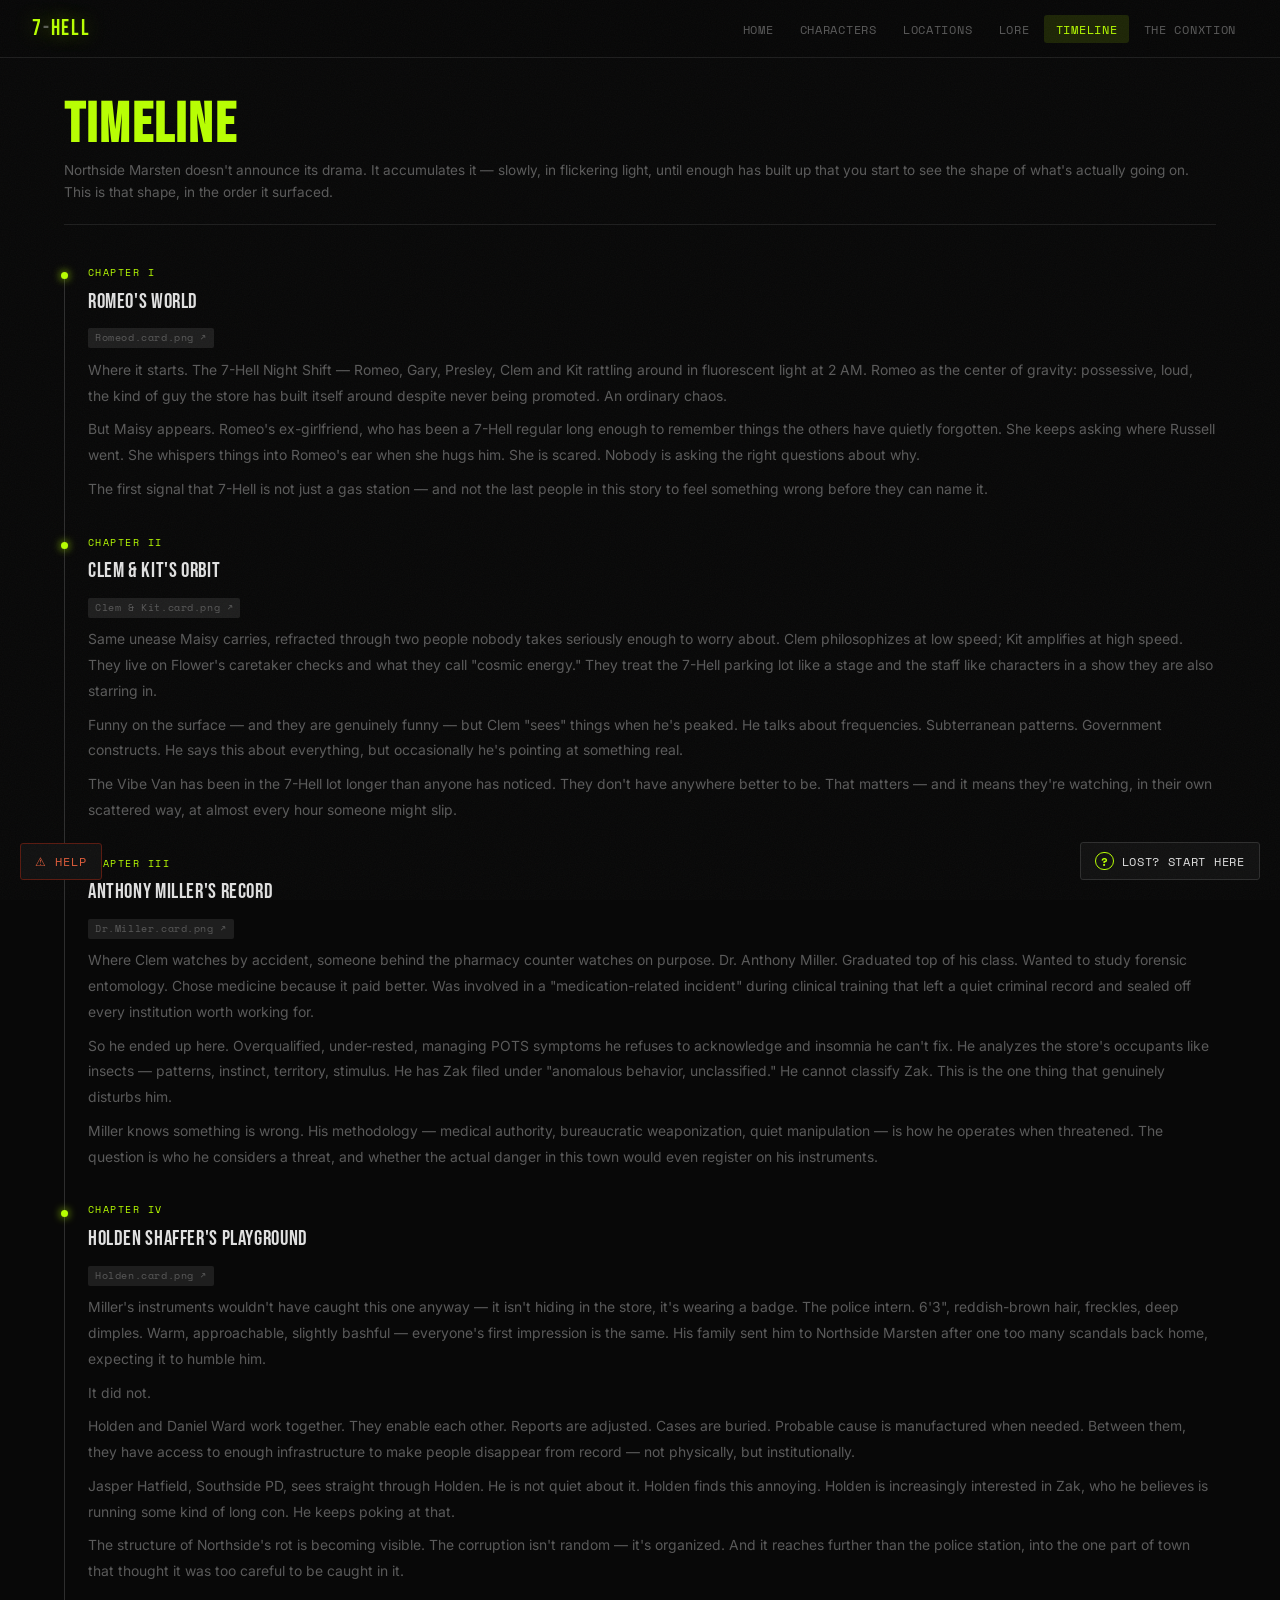
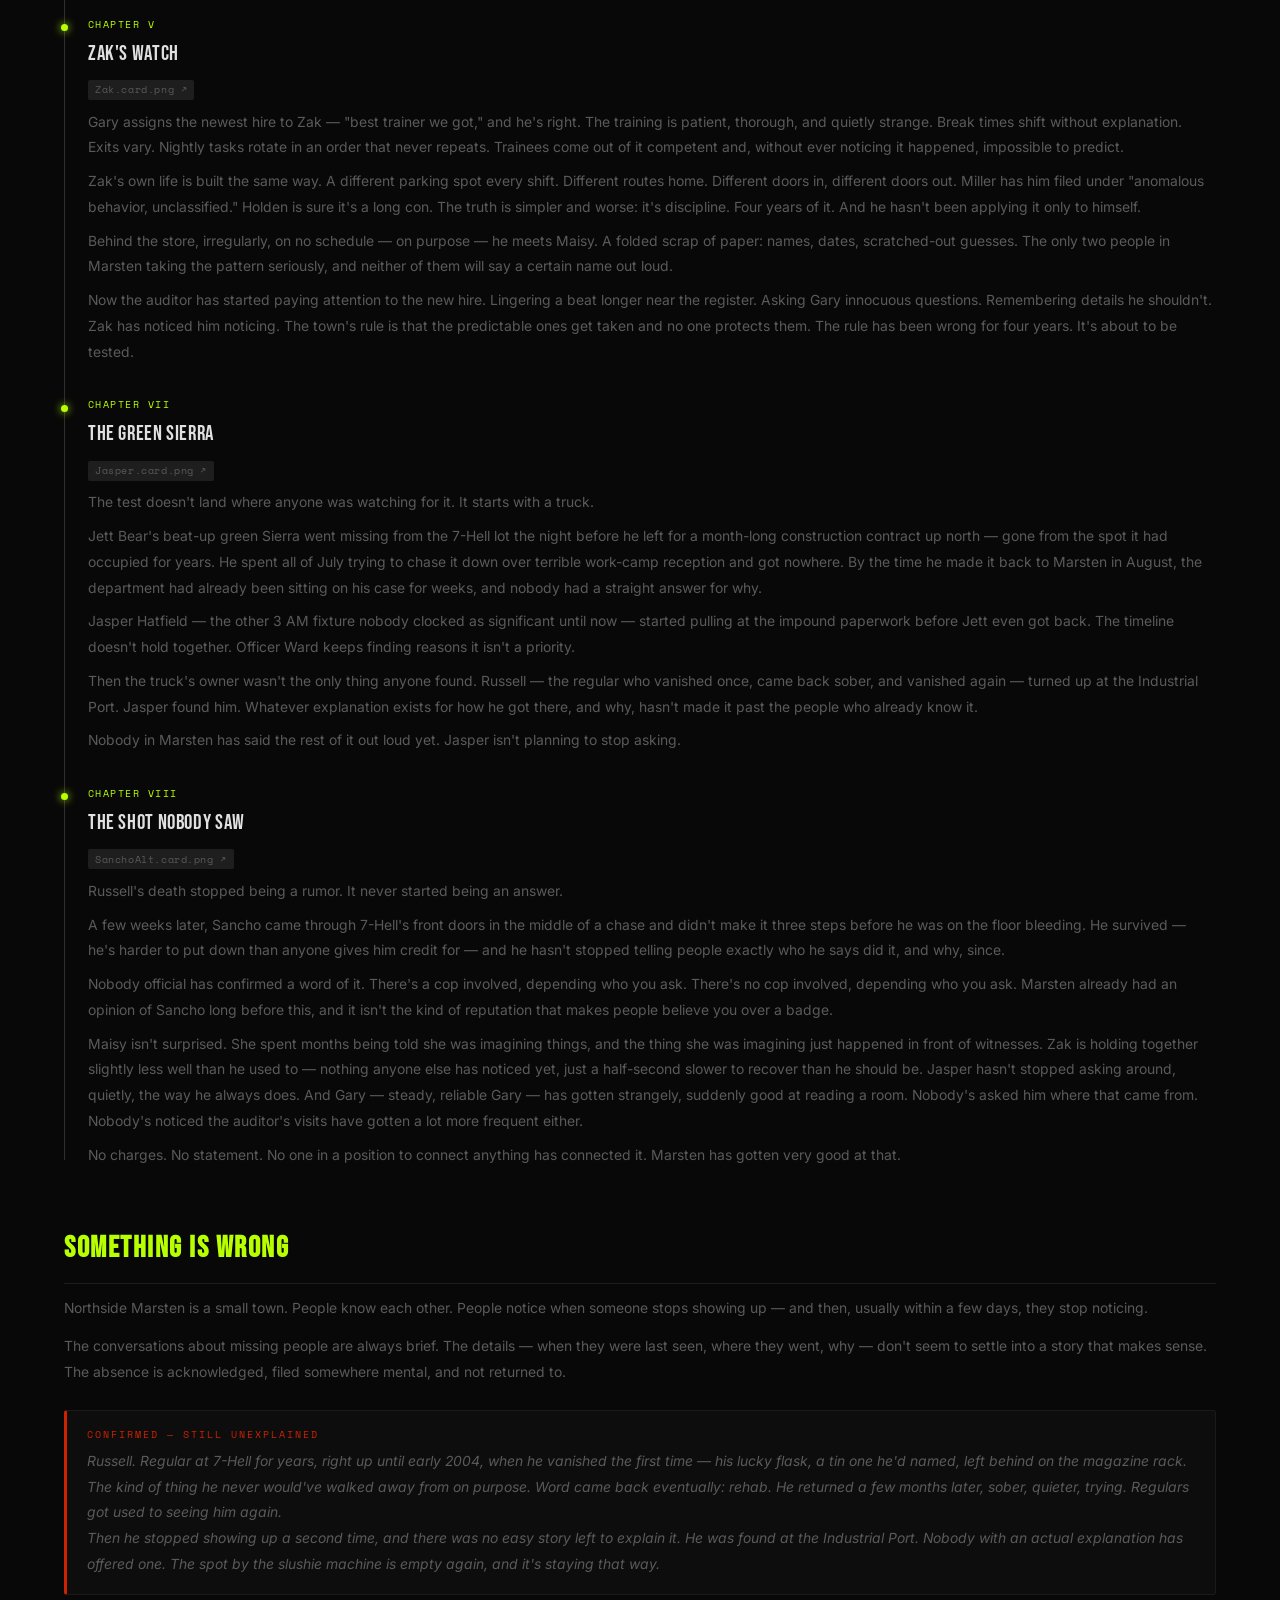
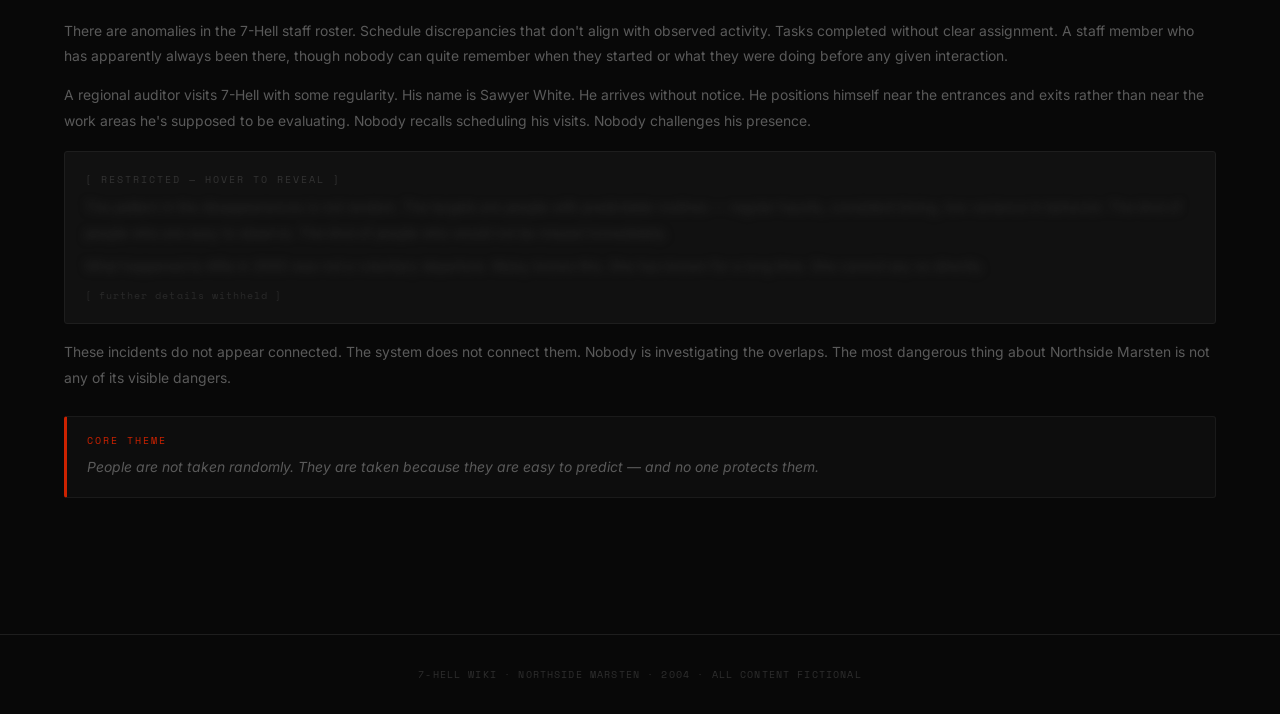
<file: timeline.html>
<!DOCTYPE html>
<html lang="en">
<head>
  <meta charset="UTF-8">
  <meta name="viewport" content="width=device-width, initial-scale=1.0">
  <title>Timeline — 7-Hell Wiki</title>
  <link rel="stylesheet" href="css/style.css">
</head>
<body>

<nav>
  <a class="nav-logo" href="index.html">7<span>-</span>HELL</a>
  <ul class="nav-links">
    <li><a href="index.html">Home</a></li>
    <li><a href="characters.html">Characters</a></li>
    <li><a href="locations.html">Locations</a></li>
    <li><a href="lore.html">Lore</a></li>
    <li><a href="timeline.html" class="active">Timeline</a></li>
    <li><a href="conxtion-lore.html">The ConXtion</a></li>
  </ul>
</nav>

<div class="page-wrap">
  <div class="page-header">
    <h1>Timeline</h1>
    <p>Northside Marsten doesn't announce its drama. It accumulates it — slowly, in flickering light, until enough has built up that you start to see the shape of what's actually going on. This is that shape, in the order it surfaced.</p>
  </div>

  <!-- STORYLINE TIMELINE -->
  <section class="lore-section">
    <div class="timeline">

      <div class="timeline-entry">
        <div class="timeline-phase">Chapter I</div>
        <div class="timeline-title">Romeo's World</div>
        <a class="timeline-card-tag" href="https://janitorai.com/characters/89f9f4d5-6af2-4030-8a6d-19f129afce22_character-romeo-𝐂-𝐚-𝐧-𝐭-𝐄-𝐬-𝐜-𝐚-𝐩-𝐞-𝐇-𝐞-𝐫" target="_blank" rel="noopener">Romeod.card.png ↗</a>
        <div class="timeline-body">
          <p>Where it starts. The 7-Hell Night Shift — Romeo, Gary, Presley, Clem and Kit rattling around in fluorescent light at 2 AM. Romeo as the center of gravity: possessive, loud, the kind of guy the store has built itself around despite never being promoted. An ordinary chaos.</p>
          <p>But Maisy appears. Romeo's ex-girlfriend, who has been a 7-Hell regular long enough to remember things the others have quietly forgotten. She keeps asking where Russell went. She whispers things into Romeo's ear when she hugs him. She is scared. Nobody is asking the right questions about why.</p>
          <p>The first signal that 7-Hell is not just a gas station — and not the last people in this story to feel something wrong before they can name it.</p>
        </div>
      </div>

      <div class="timeline-entry">
        <div class="timeline-phase">Chapter II</div>
        <div class="timeline-title">Clem & Kit's Orbit</div>
        <a class="timeline-card-tag" href="https://janitorai.com/characters/86b563f3-1355-40d7-9ff9-902e543b8c66_character-clem-and-kit-alt-𝐅-𝐮-𝐜-𝐤-𝐢-𝐧-𝐠-𝐀-𝐫-𝐨-𝐮-𝐧-𝐝" target="_blank" rel="noopener">Clem & Kit.card.png ↗</a>
        <div class="timeline-body">
          <p>Same unease Maisy carries, refracted through two people nobody takes seriously enough to worry about. Clem philosophizes at low speed; Kit amplifies at high speed. They live on Flower's caretaker checks and what they call "cosmic energy." They treat the 7-Hell parking lot like a stage and the staff like characters in a show they are also starring in.</p>
          <p>Funny on the surface — and they are genuinely funny — but Clem "sees" things when he's peaked. He talks about frequencies. Subterranean patterns. Government constructs. He says this about everything, but occasionally he's pointing at something real.</p>
          <p>The Vibe Van has been in the 7-Hell lot longer than anyone has noticed. They don't have anywhere better to be. That matters — and it means they're watching, in their own scattered way, at almost every hour someone might slip.</p>
        </div>
      </div>

      <div class="timeline-entry">
        <div class="timeline-phase">Chapter III</div>
        <div class="timeline-title">Anthony Miller's Record</div>
        <a class="timeline-card-tag" href="https://janitorai.com/characters/c22d9dae-757e-4eb6-be8e-b606892ed49d_character-dr-miller-𝐏-𝐚-𝐭-𝐡-𝐞-𝐭-𝐢-𝐜-𝐚-𝐥-𝐥-𝐲-𝐎-𝐛-𝐬-𝐞-𝐬-𝐬-𝐞-𝐝" target="_blank" rel="noopener">Dr.Miller.card.png ↗</a>
        <div class="timeline-body">
          <p>Where Clem watches by accident, someone behind the pharmacy counter watches on purpose. Dr. Anthony Miller. Graduated top of his class. Wanted to study forensic entomology. Chose medicine because it paid better. Was involved in a "medication-related incident" during clinical training that left a quiet criminal record and sealed off every institution worth working for.</p>
          <p>So he ended up here. Overqualified, under-rested, managing POTS symptoms he refuses to acknowledge and insomnia he can't fix. He analyzes the store's occupants like insects — patterns, instinct, territory, stimulus. He has Zak filed under "anomalous behavior, unclassified." He cannot classify Zak. This is the one thing that genuinely disturbs him.</p>
          <p>Miller knows something is wrong. His methodology — medical authority, bureaucratic weaponization, quiet manipulation — is how he operates when threatened. The question is who he considers a threat, and whether the actual danger in this town would even register on his instruments.</p>
        </div>
      </div>

      <div class="timeline-entry">
        <div class="timeline-phase">Chapter IV</div>
        <div class="timeline-title">Holden Shaffer's Playground</div>
        <a class="timeline-card-tag" href="https://janitorai.com/characters/b8408886-bd2b-43fb-a507-672d8d14e28f_character-holden-𝐒-𝐚-𝐝-𝐢-𝐬-𝐭-𝐢-𝐜-𝐂-𝐮-𝐭-𝐢-𝐞" target="_blank" rel="noopener">Holden.card.png ↗</a>
        <div class="timeline-body">
          <p>Miller's instruments wouldn't have caught this one anyway — it isn't hiding in the store, it's wearing a badge. The police intern. 6'3", reddish-brown hair, freckles, deep dimples. Warm, approachable, slightly bashful — everyone's first impression is the same. His family sent him to Northside Marsten after one too many scandals back home, expecting it to humble him.</p>
          <p>It did not.</p>
          <p>Holden and Daniel Ward work together. They enable each other. Reports are adjusted. Cases are buried. Probable cause is manufactured when needed. Between them, they have access to enough infrastructure to make people disappear from record — not physically, but institutionally.</p>
          <p>Jasper Hatfield, Southside PD, sees straight through Holden. He is not quiet about it. Holden finds this annoying. Holden is increasingly interested in Zak, who he believes is running some kind of long con. He keeps poking at that.</p>
          <p>The structure of Northside's rot is becoming visible. The corruption isn't random — it's organized. And it reaches further than the police station, into the one part of town that thought it was too careful to be caught in it.</p>
        </div>
      </div>

      <div class="timeline-entry">
        <div class="timeline-phase">Chapter V</div>
        <div class="timeline-title">Zak's Watch</div>
        <a class="timeline-card-tag" href="https://janitorai.com/characters/1a645348-79e9-4285-962d-5d0dc626b881_character-zak-𝗗-𝗼-𝗻-𝘁-𝗔-𝘀-𝗸-𝗤-𝘂-𝗲-𝘀-𝘁-𝗶-𝗼-𝗻-𝘀" target="_blank" rel="noopener">Zak.card.png ↗</a>
        <div class="timeline-body">
          <p>Gary assigns the newest hire to Zak — "best trainer we got," and he's right. The training is patient, thorough, and quietly strange. Break times shift without explanation. Exits vary. Nightly tasks rotate in an order that never repeats. Trainees come out of it competent and, without ever noticing it happened, impossible to predict.</p>
          <p>Zak's own life is built the same way. A different parking spot every shift. Different routes home. Different doors in, different doors out. Miller has him filed under "anomalous behavior, unclassified." Holden is sure it's a long con. The truth is simpler and worse: it's discipline. Four years of it. And he hasn't been applying it only to himself.</p>
          <p>Behind the store, irregularly, on no schedule — on purpose — he meets Maisy. A folded scrap of paper: names, dates, scratched-out guesses. The only two people in Marsten taking the pattern seriously, and neither of them will say a certain name out loud.</p>
          <p>Now the auditor has started paying attention to the new hire. Lingering a beat longer near the register. Asking Gary innocuous questions. Remembering details he shouldn't. Zak has noticed him noticing. The town's rule is that the predictable ones get taken and no one protects them. The rule has been wrong for four years. It's about to be tested.</p>
        </div>
      </div>

      <div class="timeline-entry">
        <div class="timeline-phase">Chapter VII</div>
        <div class="timeline-title">The Green Sierra</div>
        <a class="timeline-card-tag" href="https://janitorai.com/characters/1c5a06ef-36eb-4cc4-8d91-205b89837005_character-jasper-𝗙-𝘂-𝗰-𝗸-𝗖-𝗼-𝗽-𝘀-𝗶-𝗻-𝗮-𝘀-𝗲-𝘅-𝘆-𝘄-𝗮-𝘆" target="_blank" rel="noopener">Jasper.card.png ↗</a>
        <div class="timeline-body">
          <p>The test doesn't land where anyone was watching for it. It starts with a truck.</p>
          <p>Jett Bear's beat-up green Sierra went missing from the 7-Hell lot the night before he left for a month-long construction contract up north — gone from the spot it had occupied for years. He spent all of July trying to chase it down over terrible work-camp reception and got nowhere. By the time he made it back to Marsten in August, the department had already been sitting on his case for weeks, and nobody had a straight answer for why.</p>
          <p>Jasper Hatfield — the other 3 AM fixture nobody clocked as significant until now — started pulling at the impound paperwork before Jett even got back. The timeline doesn't hold together. Officer Ward keeps finding reasons it isn't a priority.</p>
          <p>Then the truck's owner wasn't the only thing anyone found. Russell — the regular who vanished once, came back sober, and vanished again — turned up at the Industrial Port. Jasper found him. Whatever explanation exists for how he got there, and why, hasn't made it past the people who already know it.</p>
          <p>Nobody in Marsten has said the rest of it out loud yet. Jasper isn't planning to stop asking.</p>
        </div>
      </div>

      <div class="timeline-entry">
        <div class="timeline-phase">Chapter VIII</div>
        <div class="timeline-title">The Shot Nobody Saw</div>
        <a class="timeline-card-tag" href="https://janitorai.com/characters/4b1551f0-bb89-4682-99f8-7914ece3073f_character-sancho-%F0%9D%90%87-%F0%9D%90%AE-%F0%9D%90%A7-%F0%9D%90%AD-%F0%9D%90%9E-%F0%9D%90%9D" target="_blank" rel="noopener">SanchoAlt.card.png ↗</a>
        <div class="timeline-body">
          <p>Russell's death stopped being a rumor. It never started being an answer.</p>
          <p>A few weeks later, Sancho came through 7-Hell's front doors in the middle of a chase and didn't make it three steps before he was on the floor bleeding. He survived — he's harder to put down than anyone gives him credit for — and he hasn't stopped telling people exactly who he says did it, and why, since.</p>
          <p>Nobody official has confirmed a word of it. There's a cop involved, depending who you ask. There's no cop involved, depending who you ask. Marsten already had an opinion of Sancho long before this, and it isn't the kind of reputation that makes people believe you over a badge.</p>
          <p>Maisy isn't surprised. She spent months being told she was imagining things, and the thing she was imagining just happened in front of witnesses. Zak is holding together slightly less well than he used to — nothing anyone else has noticed yet, just a half-second slower to recover than he should be. Jasper hasn't stopped asking around, quietly, the way he always does. And Gary — steady, reliable Gary — has gotten strangely, suddenly good at reading a room. Nobody's asked him where that came from. Nobody's noticed the auditor's visits have gotten a lot more frequent either.</p>
          <p>No charges. No statement. No one in a position to connect anything has connected it. Marsten has gotten very good at that.</p>
        </div>
      </div>

    </div>
  </section>

  <!-- THE DARK CURRENT -->
  <section class="lore-section">
    <h2>Something Is Wrong</h2>
    <p>Northside Marsten is a small town. People know each other. People notice when someone stops showing up — and then, usually within a few days, they stop noticing.</p>
    <p>The conversations about missing people are always brief. The details — when they were last seen, where they went, why — don't seem to settle into a story that makes sense. The absence is acknowledged, filed somewhere mental, and not returned to.</p>

    <div class="lore-callout">
      <div class="lore-callout-label">Confirmed — Still Unexplained</div>
      <p>Russell. Regular at 7-Hell for years, right up until early 2004, when he vanished the first time — his lucky flask, a tin one he'd named, left behind on the magazine rack. The kind of thing he never would've walked away from on purpose. Word came back eventually: rehab. He returned a few months later, sober, quieter, trying. Regulars got used to seeing him again.</p>
      <p>Then he stopped showing up a second time, and there was no easy story left to explain it. He was found at the Industrial Port. Nobody with an actual explanation has offered one. The spot by the slushie machine is empty again, and it's staying that way.</p>
    </div>

    <p>There are anomalies in the 7-Hell staff roster. Schedule discrepancies that don't align with observed activity. Tasks completed without clear assignment. A staff member who has apparently always been there, though nobody can quite remember when they started or what they were doing before any given interaction.</p>

    <p>A regional auditor visits 7-Hell with some regularity. His name is Sawyer White. He arrives without notice. He positions himself near the entrances and exits rather than near the work areas he's supposed to be evaluating. Nobody recalls scheduling his visits. Nobody challenges his presence.</p>

    <div class="lore-obscured">
      <div class="lore-obscured-label">[ restricted — hover to reveal ]</div>
      <p>The pattern in the disappearances is not random. The targets are people with predictable routines — regular haunts, consistent timing, low variance in behavior. The kind of people who are easy to observe. The kind of people who would not be missed immediately.</p>
      <p>What happened to Alfie in 2000 was not a voluntary departure. Maisy knows this. She has known for a long time. She cannot say so directly.</p>
      <div class="lore-obscured-hint">[ further details withheld ]</div>
    </div>

    <p>These incidents do not appear connected. The system does not connect them. Nobody is investigating the overlaps. The most dangerous thing about Northside Marsten is not any of its visible dangers.</p>

    <div class="lore-callout">
      <div class="lore-callout-label">Core Theme</div>
      <p>People are not taken randomly. They are taken because they are easy to predict — and no one protects them.</p>
    </div>
  </section>

</div>

<footer>
  7-Hell Wiki · Northside Marsten · 2004 · All content fictional
</footer>

<script src="js/data.js"></script>
<script src="js/main.js"></script>
</body>
</html>
</file>
<file: css/style.css>
@import url('https://fonts.googleapis.com/css2?family=Bebas+Neue&family=Inter:wght@300;400;500;600&family=Space+Mono:wght@400;700&display=swap');

:root {
  --bg:            #080808;
  --bg-card:       #111111;
  --bg-card-hover: #181818;
  --border:        #1e1e1e;
  --border-mid:    #2e2e2e;
  --text:          #e0e0e0;
  --text-muted:    #5a5a5a;
  --text-dim:      #2e2e2e;
  --accent:        #b8ff02;
  --accent-dim:    #7aaa00;
  --accent-glow:   rgba(184,255,2,0.12);
  --red:           #cc2200;
  --nav-h:         58px;
  --radius:        3px;
  --font-head:     'Bebas Neue', sans-serif;
  --font-body:     'Inter', sans-serif;
  --font-mono:     'Space Mono', monospace;

  --c-nightshift:  #b8ff02;
  --c-dayshift:    #ffaa00;
  --c-conxtion:    #ff4db8;
  --c-dungeon:     #ff6b35;
  --c-ironlung:    #00c8e0;
  --c-beanies:     #8855ff;
  --c-npc:         #888888;
  --c-unknown:     #444444;
}

*, *::before, *::after { box-sizing: border-box; margin: 0; padding: 0; }
html { scroll-behavior: smooth; }

body {
  background: var(--bg);
  color: var(--text);
  font-family: var(--font-body);
  font-size: 15px;
  line-height: 1.6;
  min-height: 100vh;
  -webkit-font-smoothing: antialiased;
}

/* grain overlay */
body::after {
  content: '';
  position: fixed;
  inset: 0;
  pointer-events: none;
  z-index: 9999;
  opacity: 0.035;
  background-image: url("data:image/svg+xml,%3Csvg xmlns='http://www.w3.org/2000/svg' width='300' height='300'%3E%3Cfilter id='n'%3E%3CfeTurbulence type='fractalNoise' baseFrequency='0.85' numOctaves='4' stitchTiles='stitch'/%3E%3C/filter%3E%3Crect width='300' height='300' filter='url(%23n)'/%3E%3C/svg%3E");
  background-repeat: repeat;
  background-size: 300px 300px;
}

/* ── NAV ─────────────────────────────────────── */
nav {
  position: fixed;
  top: 0; left: 0; right: 0;
  height: var(--nav-h);
  background: rgba(8,8,8,0.94);
  border-bottom: 1px solid var(--border);
  backdrop-filter: blur(10px);
  z-index: 100;
  display: flex;
  align-items: center;
  padding: 0 2rem;
}

.nav-logo {
  font-family: var(--font-head);
  font-size: 1.4rem;
  letter-spacing: 0.08em;
  color: var(--accent);
  text-decoration: none;
  text-shadow: 0 0 20px rgba(184,255,2,0.4);
  flex-shrink: 0;
}

.nav-logo span { color: var(--text-muted); }

.nav-links {
  display: flex;
  gap: 0.15rem;
  list-style: none;
  margin-left: auto;
}

.nav-links a {
  color: var(--text-muted);
  text-decoration: none;
  font-size: 0.72rem;
  font-family: var(--font-mono);
  letter-spacing: 0.06em;
  text-transform: uppercase;
  padding: 0.35rem 0.75rem;
  border-radius: var(--radius);
  transition: color 0.15s, background 0.15s;
  white-space: nowrap;
}

.nav-links a:hover { color: var(--text); background: #1a1a1a; }
.nav-links a.active { color: var(--accent); background: var(--accent-glow); }

/* ── LAYOUT ──────────────────────────────────── */
.page-wrap {
  padding-top: calc(var(--nav-h) + 2.5rem);
  padding-bottom: 5rem;
  max-width: 1200px;
  margin: 0 auto;
  padding-left: 1.5rem;
  padding-right: 1.5rem;
}

/* ── HERO ─────────────────────────────────────── */
.hero {
  min-height: calc(100vh - var(--nav-h));
  display: flex;
  flex-direction: column;
  align-items: center;
  justify-content: center;
  text-align: center;
  padding: 4rem 2rem;
  position: relative;
}

.hero::before {
  content: '';
  position: absolute;
  inset: 0;
  background: radial-gradient(ellipse 55% 35% at 50% 50%, rgba(184,255,2,0.04) 0%, transparent 70%);
  pointer-events: none;
}

.hero-eyebrow {
  font-family: var(--font-mono);
  font-size: 0.72rem;
  letter-spacing: 0.35em;
  text-transform: uppercase;
  color: var(--text-muted);
  margin-bottom: 1.25rem;
}

.hero-title {
  font-family: var(--font-head);
  font-size: clamp(4.5rem, 13vw, 10rem);
  letter-spacing: 0.04em;
  line-height: 0.88;
  color: var(--accent);
  text-shadow: 0 0 100px rgba(184,255,2,0.25);
  margin-bottom: 0.75rem;
}

.hero-sub {
  font-family: var(--font-head);
  font-size: clamp(1.1rem, 2.5vw, 1.7rem);
  letter-spacing: 0.25em;
  color: var(--text-muted);
  margin-bottom: 1.25rem;
}

.hero-tagline {
  font-size: 0.88rem;
  color: #404040;
  font-style: italic;
  margin-bottom: 2.5rem;
  letter-spacing: 0.02em;
}

.hero-divider {
  width: 50px;
  height: 1px;
  background: var(--accent);
  margin: 0 auto 2.5rem;
  box-shadow: 0 0 10px var(--accent);
}

.hero-stats {
  display: flex;
  gap: 2.5rem;
  margin-bottom: 3rem;
  justify-content: center;
}

.hero-stat {
  text-align: center;
}

.hero-stat-num {
  font-family: var(--font-head);
  font-size: 2rem;
  color: var(--accent);
  letter-spacing: 0.05em;
  line-height: 1;
}

.hero-stat-label {
  font-family: var(--font-mono);
  font-size: 0.6rem;
  letter-spacing: 0.12em;
  text-transform: uppercase;
  color: var(--text-muted);
  margin-top: 0.2rem;
}

.section-cards {
  display: grid;
  grid-template-columns: repeat(auto-fit, minmax(200px, 1fr));
  gap: 0.85rem;
  width: 100%;
  max-width: 860px;
}

.section-card {
  background: var(--bg-card);
  border: 1px solid var(--border);
  border-radius: var(--radius);
  padding: 1.25rem 1.5rem;
  text-decoration: none;
  transition: border-color 0.2s, background 0.2s, transform 0.2s;
  display: flex;
  flex-direction: column;
  gap: 0.4rem;
  text-align: left;
}

.section-card:hover {
  border-color: var(--accent);
  background: var(--bg-card-hover);
  transform: translateY(-2px);
}

.section-card-icon { font-size: 1.3rem; margin-bottom: 0.1rem; }

.section-card-title {
  font-family: var(--font-head);
  font-size: 1.15rem;
  letter-spacing: 0.05em;
  color: var(--accent);
}

.section-card-desc {
  font-size: 0.78rem;
  color: var(--text-muted);
  line-height: 1.5;
}

/* ── PAGE HEADER ─────────────────────────────── */
.page-header {
  margin-bottom: 2.5rem;
  padding-bottom: 1.25rem;
  border-bottom: 1px solid var(--border);
}

.page-header h1 {
  font-family: var(--font-head);
  font-size: clamp(2.5rem, 6vw, 3.5rem);
  letter-spacing: 0.04em;
  color: var(--accent);
  line-height: 1;
  margin-bottom: 0.4rem;
}

.page-header p {
  color: var(--text-muted);
  font-size: 0.85rem;
}

/* ── FILTERS ─────────────────────────────────── */
.controls {
  display: flex;
  flex-wrap: wrap;
  align-items: center;
  gap: 0.75rem;
  margin-bottom: 1.75rem;
}

.search-wrap {
  position: relative;
  flex: 1;
  min-width: 180px;
  max-width: 300px;
}

.search-icon {
  position: absolute;
  left: 0.75rem;
  top: 50%;
  transform: translateY(-50%);
  color: var(--text-muted);
  font-size: 0.8rem;
  pointer-events: none;
}

.search-input {
  width: 100%;
  background: var(--bg-card);
  border: 1px solid var(--border);
  border-radius: var(--radius);
  color: var(--text);
  font-family: var(--font-body);
  font-size: 0.85rem;
  padding: 0.5rem 0.75rem 0.5rem 2.1rem;
  outline: none;
  transition: border-color 0.15s;
}

.search-input:focus { border-color: var(--border-mid); }
.search-input::placeholder { color: var(--text-muted); }

.filter-bar {
  display: flex;
  flex-wrap: wrap;
  gap: 0.4rem;
}

.filter-btn {
  background: var(--bg-card);
  border: 1px solid var(--border);
  color: var(--text-muted);
  font-family: var(--font-mono);
  font-size: 0.65rem;
  letter-spacing: 0.06em;
  text-transform: uppercase;
  padding: 0.35rem 0.8rem;
  border-radius: var(--radius);
  cursor: pointer;
  transition: all 0.15s;
  white-space: nowrap;
}

.filter-btn:hover { color: var(--text); border-color: var(--border-mid); }

.filter-btn.active {
  color: #080808;
  background: var(--fc, var(--accent));
  border-color: var(--fc, var(--accent));
  font-weight: 700;
}

/* ── CHARACTER GRID ──────────────────────────── */
.char-grid {
  display: grid;
  grid-template-columns: repeat(auto-fill, minmax(185px, 1fr));
  gap: 0.85rem;
}

.char-card {
  background: var(--bg-card);
  border: 1px solid var(--border);
  border-radius: var(--radius);
  overflow: hidden;
  cursor: pointer;
  transition: border-color 0.2s, transform 0.2s, box-shadow 0.2s;
  position: relative;
  display: block;
}

.char-card:hover {
  transform: translateY(-4px);
  box-shadow: 0 12px 30px rgba(0,0,0,0.5);
  border-color: var(--fc, var(--border-mid));
}

.char-card-img {
  width: 100%;
  aspect-ratio: 3/4;
  object-fit: cover;
  object-position: center top;
  display: block;
  filter: saturate(0.85);
  transition: filter 0.25s;
}

.char-card:hover .char-card-img { filter: saturate(1.05); }

.char-card-placeholder {
  width: 100%;
  aspect-ratio: 3/4;
  background: #111;
  display: flex;
  align-items: center;
  justify-content: center;
  color: var(--text-dim);
  font-size: 2.5rem;
}

.char-card-faction {
  position: absolute;
  top: 0.5rem;
  left: 0.5rem;
  z-index: 1;
  font-family: var(--font-mono);
  font-size: 0.52rem;
  letter-spacing: 0.1em;
  text-transform: uppercase;
  background: rgba(8,8,8,0.88);
  color: var(--fc, var(--text-muted));
  padding: 0.18rem 0.45rem;
  border-radius: 2px;
  border: 1px solid var(--fc, var(--border));
  backdrop-filter: blur(4px);
}

.char-card-community {
  position: absolute;
  top: 0.5rem;
  right: 0.5rem;
  z-index: 1;
  font-family: var(--font-mono);
  font-size: 0.48rem;
  letter-spacing: 0.1em;
  text-transform: uppercase;
  background: rgba(8,8,8,0.88);
  color: #555;
  padding: 0.18rem 0.45rem;
  border-radius: 2px;
  border: 1px solid #2a2a2a;
  backdrop-filter: blur(4px);
}

.char-card-body {
  padding: 0.65rem 0.75rem 0.75rem;
  border-top: 2px solid var(--fc, var(--border));
}

.char-card-name {
  font-family: var(--font-head);
  font-size: 1.05rem;
  letter-spacing: 0.02em;
  color: var(--text);
  line-height: 1.1;
}

.char-card-meta {
  font-size: 0.68rem;
  color: var(--text-muted);
  margin-top: 0.15rem;
  font-family: var(--font-mono);
  white-space: nowrap;
  overflow: hidden;
  text-overflow: ellipsis;
}

.char-card.hidden { display: none; }

/* ── MODAL ───────────────────────────────────── */
.modal-backdrop {
  position: fixed;
  inset: 0;
  background: rgba(0,0,0,0.88);
  backdrop-filter: blur(6px);
  z-index: 200;
  display: none;
  align-items: flex-start;
  justify-content: center;
  padding: 2rem 1rem;
  overflow-y: auto;
}

.modal-backdrop.open { display: flex; }

.modal {
  background: var(--bg-card);
  border: 1px solid var(--border-mid);
  border-radius: var(--radius);
  max-width: 720px;
  width: 100%;
  margin: auto;
  position: relative;
  overflow: hidden;
}

.modal-inner {
  display: grid;
  grid-template-columns: 200px 1fr;
}

.modal-img-col { flex-shrink: 0; }

.modal-portrait {
  width: 100%;
  display: block;
  aspect-ratio: 3/4;
  object-fit: cover;
  object-position: center top;
}

.modal-portrait-placeholder {
  width: 100%;
  aspect-ratio: 3/4;
  background: #0e0e0e;
  display: flex;
  align-items: center;
  justify-content: center;
  color: var(--text-dim);
  font-size: 3rem;
}

.modal-body {
  padding: 1.5rem;
  overflow: hidden;
}

.modal-close {
  position: absolute;
  top: 0.6rem;
  right: 0.6rem;
  background: rgba(8,8,8,0.8);
  border: 1px solid var(--border-mid);
  color: var(--text-muted);
  width: 26px;
  height: 26px;
  border-radius: 50%;
  display: flex;
  align-items: center;
  justify-content: center;
  cursor: pointer;
  font-size: 14px;
  line-height: 1;
  transition: color 0.15s;
  z-index: 5;
}

.modal-close:hover { color: var(--text); }

.modal-faction-tag {
  font-family: var(--font-mono);
  font-size: 0.62rem;
  letter-spacing: 0.12em;
  text-transform: uppercase;
  color: var(--fc, var(--text-muted));
  margin-bottom: 0.3rem;
}

.modal-community {
  font-family: var(--font-mono);
  font-size: 0.58rem;
  letter-spacing: 0.08em;
  color: #4a4a4a;
  margin-bottom: 0.3rem;
}

.modal-community a {
  color: #5a5a5a;
  text-decoration: none;
}

.modal-community a:hover {
  color: var(--text-muted);
  text-decoration: underline;
}

.modal-name {
  font-family: var(--font-head);
  font-size: 1.9rem;
  letter-spacing: 0.03em;
  color: var(--text);
  line-height: 1;
  margin-bottom: 0.25rem;
}

.modal-role .role-link {
  color: inherit;
  text-decoration: none;
}

.modal-role .role-link:hover {
  color: var(--fc);
  text-decoration: underline dotted;
}

/* touch devices can't hover — give the hidden doors a quiet, permanent tell */
@media (hover: none) {
  .modal-role .role-link {
    color: var(--fc);
    text-decoration: underline dotted;
    text-underline-offset: 2px;
  }
}

.modal-role {
  font-size: 0.76rem;
  color: var(--text-muted);
  font-family: var(--font-mono);
  margin-bottom: 1rem;
  padding-bottom: 1rem;
  border-bottom: 1px solid var(--border);
}

.modal-desc {
  font-size: 0.84rem;
  color: #999;
  line-height: 1.8;
  margin-bottom: 1.1rem;
}

.modal-traits {
  display: flex;
  flex-wrap: wrap;
  gap: 0.35rem;
  margin-bottom: 1.1rem;
}

.modal-trait {
  font-family: var(--font-mono);
  font-size: 0.62rem;
  letter-spacing: 0.04em;
  background: var(--border);
  color: var(--text-muted);
  padding: 0.18rem 0.5rem;
  border-radius: 2px;
}

.modal-details {
  display: flex;
  flex-direction: column;
  gap: 0.75rem;
}

.modal-detail-label {
  font-family: var(--font-mono);
  font-size: 0.6rem;
  letter-spacing: 0.12em;
  text-transform: uppercase;
  color: var(--fc, var(--accent-dim));
  margin-bottom: 0.15rem;
}

.modal-detail-value {
  font-size: 0.82rem;
  color: var(--text-muted);
  line-height: 1.65;
}

/* ── LOCATION GRID ───────────────────────────── */
.loc-grid {
  display: grid;
  grid-template-columns: repeat(auto-fill, minmax(320px, 1fr));
  gap: 1rem;
}

.loc-card {
  background: var(--bg-card);
  border: 1px solid var(--border);
  border-left: 3px solid var(--lc, var(--accent));
  border-radius: var(--radius);
  padding: 1.4rem;
  transition: background 0.2s, transform 0.2s;
}

.loc-card:hover {
  background: var(--bg-card-hover);
  transform: translateX(3px);
}

.loc-header {
  display: flex;
  align-items: flex-start;
  gap: 0.75rem;
  margin-bottom: 0.75rem;
}

.loc-icon { font-size: 1.4rem; margin-top: 0.1rem; flex-shrink: 0; }

.loc-title-block { flex: 1; min-width: 0; }

.loc-name {
  font-family: var(--font-head);
  font-size: 1.2rem;
  letter-spacing: 0.03em;
  color: var(--text);
  line-height: 1.1;
}

.loc-zone {
  font-family: var(--font-mono);
  font-size: 0.6rem;
  letter-spacing: 0.1em;
  text-transform: uppercase;
  color: var(--lc, var(--text-muted));
  margin-top: 0.15rem;
}

.loc-desc {
  font-size: 0.83rem;
  color: var(--text-muted);
  line-height: 1.75;
  margin-bottom: 0.75rem;
}

.loc-atmosphere {
  font-family: var(--font-mono);
  font-size: 0.7rem;
  color: #3a3a3a;
  font-style: italic;
  border-top: 1px solid var(--border);
  padding-top: 0.65rem;
  line-height: 1.5;
}

.loc-key-people {
  display: flex;
  flex-wrap: wrap;
  gap: 0.35rem;
  margin-top: 0.6rem;
}

.loc-person-tag {
  font-family: var(--font-mono);
  font-size: 0.6rem;
  letter-spacing: 0.04em;
  color: var(--lc, var(--text-muted));
  background: var(--border);
  padding: 0.15rem 0.45rem;
  border-radius: 2px;
}

/* ── LORE PAGE ───────────────────────────────── */
.lore-section { margin-bottom: 3.5rem; }

.lore-section h2 {
  font-family: var(--font-head);
  font-size: 1.9rem;
  letter-spacing: 0.05em;
  color: var(--accent);
  margin-bottom: 0.75rem;
  padding-bottom: 0.6rem;
  border-bottom: 1px solid var(--border);
}

.lore-section h3 {
  font-family: var(--font-head);
  font-size: 1.2rem;
  color: var(--text);
  margin: 1.5rem 0 0.5rem;
  letter-spacing: 0.03em;
}

.lore-section p {
  color: var(--text-muted);
  font-size: 0.87rem;
  line-height: 1.85;
  margin-bottom: 0.8rem;
}

.lore-grid {
  display: grid;
  grid-template-columns: repeat(auto-fill, minmax(260px, 1fr));
  gap: 0.85rem;
  margin: 1rem 0;
}

.lore-card {
  background: var(--bg-card);
  border: 1px solid var(--border);
  border-radius: var(--radius);
  padding: 1.1rem 1.25rem;
}

.lore-card-title {
  font-family: var(--font-head);
  font-size: 1.05rem;
  color: var(--text);
  margin-bottom: 0.4rem;
  letter-spacing: 0.03em;
}

.lore-card-body {
  font-size: 0.8rem;
  color: var(--text-muted);
  line-height: 1.7;
}

.lore-callout {
  background: #0d0d0d;
  border: 1px solid #1a1a1a;
  border-left: 3px solid var(--red);
  border-radius: var(--radius);
  padding: 1rem 1.25rem;
  margin: 1.5rem 0;
}

.lore-callout-label {
  font-family: var(--font-mono);
  font-size: 0.62rem;
  letter-spacing: 0.2em;
  text-transform: uppercase;
  color: var(--red);
  margin-bottom: 0.4rem;
}

.lore-callout p {
  margin-bottom: 0;
  font-style: italic;
}

.lore-obscured {
  background: var(--bg-card);
  border: 1px solid var(--border);
  border-radius: var(--radius);
  padding: 1.25rem;
  margin: 1rem 0;
  position: relative;
  overflow: hidden;
}

.lore-obscured-label {
  font-family: var(--font-mono);
  font-size: 0.62rem;
  letter-spacing: 0.2em;
  text-transform: uppercase;
  color: #333;
  margin-bottom: 0.5rem;
}

.lore-obscured p {
  color: #2a2a2a;
  font-size: 0.85rem;
  margin-bottom: 0.5rem;
  user-select: none;
  filter: blur(4px);
  transition: filter 0.3s, color 0.3s;
}

.lore-obscured:hover p {
  color: var(--text-muted);
  filter: blur(0);
}

.lore-obscured-hint {
  font-family: var(--font-mono);
  font-size: 0.65rem;
  color: #2a2a2a;
  letter-spacing: 0.1em;
  transition: color 0.3s;
}

.lore-obscured:hover .lore-obscured-hint { color: #404040; }

.faction-row {
  display: flex;
  flex-direction: column;
  gap: 0.75rem;
  margin: 1rem 0;
}

.faction-entry {
  display: grid;
  grid-template-columns: 160px 1fr;
  gap: 1rem;
  align-items: start;
  padding: 0.85rem 1rem;
  background: var(--bg-card);
  border: 1px solid var(--border);
  border-radius: var(--radius);
}

.faction-name {
  font-family: var(--font-head);
  font-size: 1.1rem;
  letter-spacing: 0.03em;
  color: var(--fc, var(--text));
}

.faction-sub {
  font-family: var(--font-mono);
  font-size: 0.6rem;
  letter-spacing: 0.08em;
  text-transform: uppercase;
  color: var(--text-muted);
  margin-top: 0.1rem;
}

.faction-desc {
  font-size: 0.82rem;
  color: var(--text-muted);
  line-height: 1.7;
}

/* ── RELATIONSHIP TAGS ───────────────────────── */
.modal-rel-label {
  font-family: var(--font-mono);
  font-size: 0.6rem;
  letter-spacing: 0.12em;
  text-transform: uppercase;
  color: var(--text-muted);
  margin-bottom: 0.4rem;
  margin-top: 0.75rem;
}

.modal-relationships {
  display: flex;
  flex-wrap: wrap;
  gap: 0.35rem;
  margin-bottom: 1rem;
}

.rel-tag {
  font-family: var(--font-mono);
  font-size: 0.65rem;
  letter-spacing: 0.04em;
  color: var(--fc, var(--text-muted));
  background: transparent;
  border: 1px solid var(--fc, var(--border-mid));
  padding: 0.2rem 0.55rem;
  border-radius: 2px;
  cursor: pointer;
  transition: background 0.15s, color 0.15s;
}

.rel-tag:hover {
  background: var(--fc, var(--border-mid));
  color: #080808;
}

/* ── CLICKABLE LOCATION TAGS ─────────────────── */
.loc-person-clickable {
  cursor: pointer;
  background: transparent;
  border: 1px solid var(--lc, var(--border));
  color: var(--lc, var(--text-muted));
  font-family: var(--font-mono);
  font-size: 0.6rem;
  letter-spacing: 0.04em;
  padding: 0.15rem 0.45rem;
  border-radius: 2px;
  transition: background 0.15s, color 0.15s;
}

.loc-person-clickable:hover {
  background: var(--lc, var(--border));
  color: #080808;
}

/* ── TIMELINE ────────────────────────────────── */
.timeline {
  position: relative;
  padding-left: 1.5rem;
  margin: 1.5rem 0;
}

.timeline::before {
  content: '';
  position: absolute;
  left: 0;
  top: 0.5rem;
  bottom: 0.5rem;
  width: 1px;
  background: var(--border-mid);
}

.timeline-entry {
  position: relative;
  margin-bottom: 2rem;
}

.timeline-entry::before {
  content: '';
  position: absolute;
  left: -1.5rem;
  top: 0.45rem;
  width: 7px;
  height: 7px;
  border-radius: 50%;
  background: var(--tc, var(--accent));
  box-shadow: 0 0 8px var(--tc, var(--accent));
  transform: translateX(-3px);
}

.timeline-phase {
  font-family: var(--font-mono);
  font-size: 0.62rem;
  letter-spacing: 0.15em;
  text-transform: uppercase;
  color: var(--tc, var(--accent));
  margin-bottom: 0.25rem;
}

.timeline-title {
  font-family: var(--font-head);
  font-size: 1.3rem;
  letter-spacing: 0.03em;
  color: var(--text);
  margin-bottom: 0.4rem;
}

.timeline-card-tag {
  font-family: var(--font-mono);
  font-size: 0.6rem;
  letter-spacing: 0.06em;
  color: var(--text-muted);
  background: var(--border);
  padding: 0.15rem 0.45rem;
  border-radius: 2px;
  display: inline-block;
  margin-bottom: 0.6rem;
  text-decoration: none;
}

a.timeline-card-tag:hover {
  color: var(--accent);
  background: var(--accent-glow);
}

.timeline-body {
  font-size: 0.84rem;
  color: var(--text-muted);
  line-height: 1.8;
}

.timeline-body p { margin-bottom: 0.5rem; }

/* ── FOOTER ──────────────────────────────────── */
footer {
  border-top: 1px solid var(--border);
  padding: 2rem;
  text-align: center;
  font-family: var(--font-mono);
  font-size: 0.6rem;
  letter-spacing: 0.12em;
  color: var(--text-dim);
  text-transform: uppercase;
}

/* ── UTILITIES ───────────────────────────────── */
.hidden { display: none !important; }

@media (max-width: 640px) {
  .modal-inner { grid-template-columns: 1fr; }
  .modal-portrait, .modal-portrait-placeholder { max-height: 260px; aspect-ratio: unset; }
  .nav-links a { padding: 0.35rem 0.5rem; font-size: 0.65rem; }
  .hero-stats { gap: 1.5rem; }
  .section-cards { grid-template-columns: 1fr 1fr; }
  .loc-grid { grid-template-columns: 1fr; }
  .char-grid { grid-template-columns: repeat(auto-fill, minmax(155px, 1fr)); }
  .faction-entry { grid-template-columns: 1fr; }
}


/* ── LOST? START HERE ─────────────────────────── */
.starthere-btn {
  position: fixed;
  bottom: 1.25rem;
  right: 1.25rem;
  z-index: 500;
  display: flex;
  align-items: center;
  gap: 0.5rem;
  padding: 0.55rem 0.9rem;
  background: var(--bg-card);
  border: 1px solid var(--border-mid);
  border-radius: var(--radius);
  color: var(--text);
  font-family: var(--font-mono);
  font-size: 0.72rem;
  letter-spacing: 0.06em;
  text-transform: uppercase;
  cursor: pointer;
  transition: border-color 0.2s, box-shadow 0.2s, transform 0.2s;
}
.starthere-btn:hover {
  border-color: var(--accent);
  box-shadow: 0 0 18px var(--accent-glow);
  transform: translateY(-1px);
}
.starthere-btn-q {
  display: inline-flex;
  align-items: center;
  justify-content: center;
  width: 1.15rem;
  height: 1.15rem;
  border: 1px solid var(--accent);
  border-radius: 50%;
  color: var(--accent);
  font-weight: 700;
  font-size: 0.7rem;
  flex-shrink: 0;
}

.starthere-overlay {
  position: fixed;
  inset: 0;
  z-index: 1000;
  display: none;
  align-items: flex-start;
  justify-content: center;
  padding: calc(var(--nav-h) + 1.5rem) 1rem 2rem;
  background: rgba(8,8,8,0.88);
  backdrop-filter: blur(6px);
  overflow-y: auto;
}
.starthere-overlay.open { display: flex; }

.starthere-panel {
  position: relative;
  width: 100%;
  max-width: 660px;
  background: var(--bg-card);
  border: 1px solid var(--border-mid);
  border-top: 2px solid var(--accent);
  border-radius: var(--radius);
  padding: 2rem 2.25rem 2.25rem;
}

.starthere-close {
  position: absolute;
  top: 0.9rem;
  right: 0.9rem;
  background: none;
  border: 1px solid var(--border-mid);
  border-radius: var(--radius);
  color: var(--text-muted);
  width: 1.9rem;
  height: 1.9rem;
  cursor: pointer;
  transition: color 0.2s, border-color 0.2s;
}
.starthere-close:hover { color: var(--accent); border-color: var(--accent); }

.starthere-eyebrow {
  font-family: var(--font-mono);
  font-size: 0.68rem;
  letter-spacing: 0.12em;
  text-transform: uppercase;
  color: var(--text-muted);
  margin-bottom: 0.35rem;
}
.starthere-title {
  font-family: var(--font-head);
  font-size: 2.2rem;
  letter-spacing: 0.05em;
  color: var(--accent);
  text-shadow: 0 0 24px var(--accent-glow);
  margin-bottom: 1.4rem;
}

.starthere-section { margin-bottom: 1.4rem; }
.starthere-section:last-child { margin-bottom: 0; }

.starthere-label {
  font-family: var(--font-mono);
  font-size: 0.68rem;
  letter-spacing: 0.14em;
  text-transform: uppercase;
  color: var(--accent-dim);
  border-bottom: 1px solid var(--border);
  padding-bottom: 0.3rem;
  margin-bottom: 0.6rem;
}

.starthere-section p,
.starthere-section li {
  font-size: 0.86rem;
  color: var(--text);
  line-height: 1.65;
}
.starthere-section strong { color: #fff; font-weight: 600; }
.starthere-section ul { list-style: none; }
.starthere-section li {
  padding-left: 1rem;
  position: relative;
  margin-bottom: 0.4rem;
}
.starthere-section li::before {
  content: ">";
  position: absolute;
  left: 0;
  color: var(--accent-dim);
  font-family: var(--font-mono);
  font-size: 0.75rem;
}
.starthere-note {
  margin-top: 0.7rem;
  font-family: var(--font-mono);
  font-size: 0.74rem !important;
  color: var(--text-muted) !important;
  font-style: italic;
}
.starthere-section a { color: var(--accent); text-decoration: none; }
.starthere-section a:hover { text-decoration: underline; }

@media (max-width: 600px) {
  .starthere-btn { bottom: 0.9rem; right: 0.9rem; font-size: 0.66rem; }
  .starthere-panel { padding: 1.5rem 1.25rem 1.5rem; }
  .starthere-title { font-size: 1.8rem; }
}


/* ── MODAL BOT LINKS ──────────────────────────── */
.modal-bots {
  display: flex;
  flex-wrap: wrap;
  gap: 0.4rem;
  margin: 0.6rem 0 0.2rem;
}
.bot-tag {
  display: inline-flex;
  align-items: center;
  gap: 0.35rem;
  padding: 0.32rem 0.7rem;
  background: rgba(184,255,2,0.06);
  border: 1px solid var(--accent-dim);
  border-radius: var(--radius);
  color: var(--accent);
  font-family: var(--font-mono);
  font-size: 0.68rem;
  letter-spacing: 0.05em;
  text-transform: uppercase;
  text-decoration: none;
  transition: background 0.2s, box-shadow 0.2s;
}
.bot-tag:hover {
  background: rgba(184,255,2,0.14);
  box-shadow: 0 0 14px var(--accent-glow);
}

/* ── EMERGENCY HELP BUTTON ────────────────────── */
.help-btn {
  position: fixed;
  bottom: 1.25rem;
  left: 1.25rem;
  z-index: 500;
  padding: 0.55rem 0.9rem;
  background: var(--bg-card);
  border: 1px solid #5a1a10;
  border-radius: var(--radius);
  color: #e05c3a;
  font-family: var(--font-mono);
  font-size: 0.72rem;
  letter-spacing: 0.08em;
  text-transform: uppercase;
  cursor: pointer;
  animation: help-pulse 3s ease-in-out infinite;
  transition: border-color 0.2s, box-shadow 0.2s;
}
.help-btn:hover {
  border-color: var(--red);
  box-shadow: 0 0 18px rgba(204,34,0,0.25);
}
@keyframes help-pulse {
  0%, 100% { opacity: 0.85; }
  50% { opacity: 1; }
}

/* page glitch */
html.glitching {
  animation: glitch-filter 1.3s steps(1) both;
}
html.glitching body {
  animation: glitch-shake 0.11s steps(2) infinite;
}
html.glitching body::after {
  opacity: 0.3;
}
@keyframes glitch-shake {
  0%   { transform: translate(0, 0); }
  20%  { transform: translate(-7px, 3px); }
  40%  { transform: translate(5px, -4px) skewX(1.5deg); }
  60%  { transform: translate(-3px, 5px); }
  80%  { transform: translate(6px, -2px) skewX(-2deg); }
  100% { transform: translate(-4px, 1px); }
}
@keyframes glitch-filter {
  0%   { filter: none; }
  12%  { filter: invert(1) hue-rotate(90deg); }
  18%  { filter: none; }
  34%  { filter: contrast(3) saturate(0); }
  40%  { filter: none; }
  55%  { filter: invert(1); }
  60%  { filter: hue-rotate(180deg) saturate(4); }
  68%  { filter: none; }
  85%  { filter: contrast(5) brightness(0.4); }
  100% { filter: none; }
}

/* help overlay */
.help-overlay {
  position: fixed;
  inset: 0;
  z-index: 1000;
  display: none;
  align-items: center;
  justify-content: center;
  padding: 1.5rem;
  background: rgba(8,8,8,0.92);
  backdrop-filter: blur(4px);
}
.help-overlay.open { display: flex; }

.help-panel {
  position: relative;
  width: 100%;
  max-width: 520px;
  background: var(--bg-card);
  border: 1px solid #3a1208;
  border-top: 2px solid var(--red);
  border-radius: var(--radius);
  padding: 2rem 2.25rem;
}
.help-close {
  position: absolute;
  top: 0.9rem;
  right: 0.9rem;
  background: none;
  border: 1px solid var(--border-mid);
  border-radius: var(--radius);
  color: var(--text-muted);
  width: 1.9rem;
  height: 1.9rem;
  cursor: pointer;
}
.help-close:hover { color: var(--red); border-color: var(--red); }

.help-eyebrow {
  font-family: var(--font-mono);
  font-size: 0.66rem;
  letter-spacing: 0.14em;
  text-transform: uppercase;
  color: var(--text-muted);
}
.help-title {
  font-family: var(--font-head);
  font-size: 2.4rem;
  letter-spacing: 0.06em;
  color: #e05c3a;
  margin: 0.2rem 0 0.1rem;
  text-shadow: 2px 0 rgba(0,200,224,0.35), -2px 0 rgba(204,34,0,0.35);
}
.help-flicker {
  position: relative;
  height: 1.2rem;
  margin-bottom: 1.1rem;
  font-family: var(--font-mono);
  font-size: 0.7rem;
  letter-spacing: 0.1em;
}
.help-flicker span { position: absolute; left: 0; top: 0; }
.hf-a { color: var(--text-muted); animation: hf-swap-a 4s steps(1) infinite; }
.hf-b { color: var(--red); animation: hf-swap-b 4s steps(1) infinite; }
@keyframes hf-swap-a { 0%, 100% { opacity: 1; } 82% { opacity: 1; } 84%, 96% { opacity: 0; } 98% { opacity: 1; } }
@keyframes hf-swap-b { 0%, 82% { opacity: 0; } 84%, 96% { opacity: 1; } 98%, 100% { opacity: 0; } }

.help-list { list-style: none; }
.help-list li {
  font-size: 0.85rem;
  color: var(--text);
  line-height: 1.6;
  padding-left: 1rem;
  position: relative;
  margin-bottom: 0.45rem;
}
.help-list li::before {
  content: ">";
  position: absolute;
  left: 0;
  color: #7a2a15;
  font-family: var(--font-mono);
}
.help-footer {
  margin-top: 1.2rem;
  font-family: var(--font-mono);
  font-size: 0.68rem;
  color: var(--text-dim);
  font-style: italic;
}

@media (max-width: 600px) {
  .help-btn { bottom: 0.9rem; left: 0.9rem; font-size: 0.66rem; }
  .help-panel { padding: 1.5rem 1.25rem; }
}

.loc-bots {
  display: flex;
  flex-wrap: wrap;
  gap: 0.4rem;
  margin-top: 0.7rem;
}
</file>
